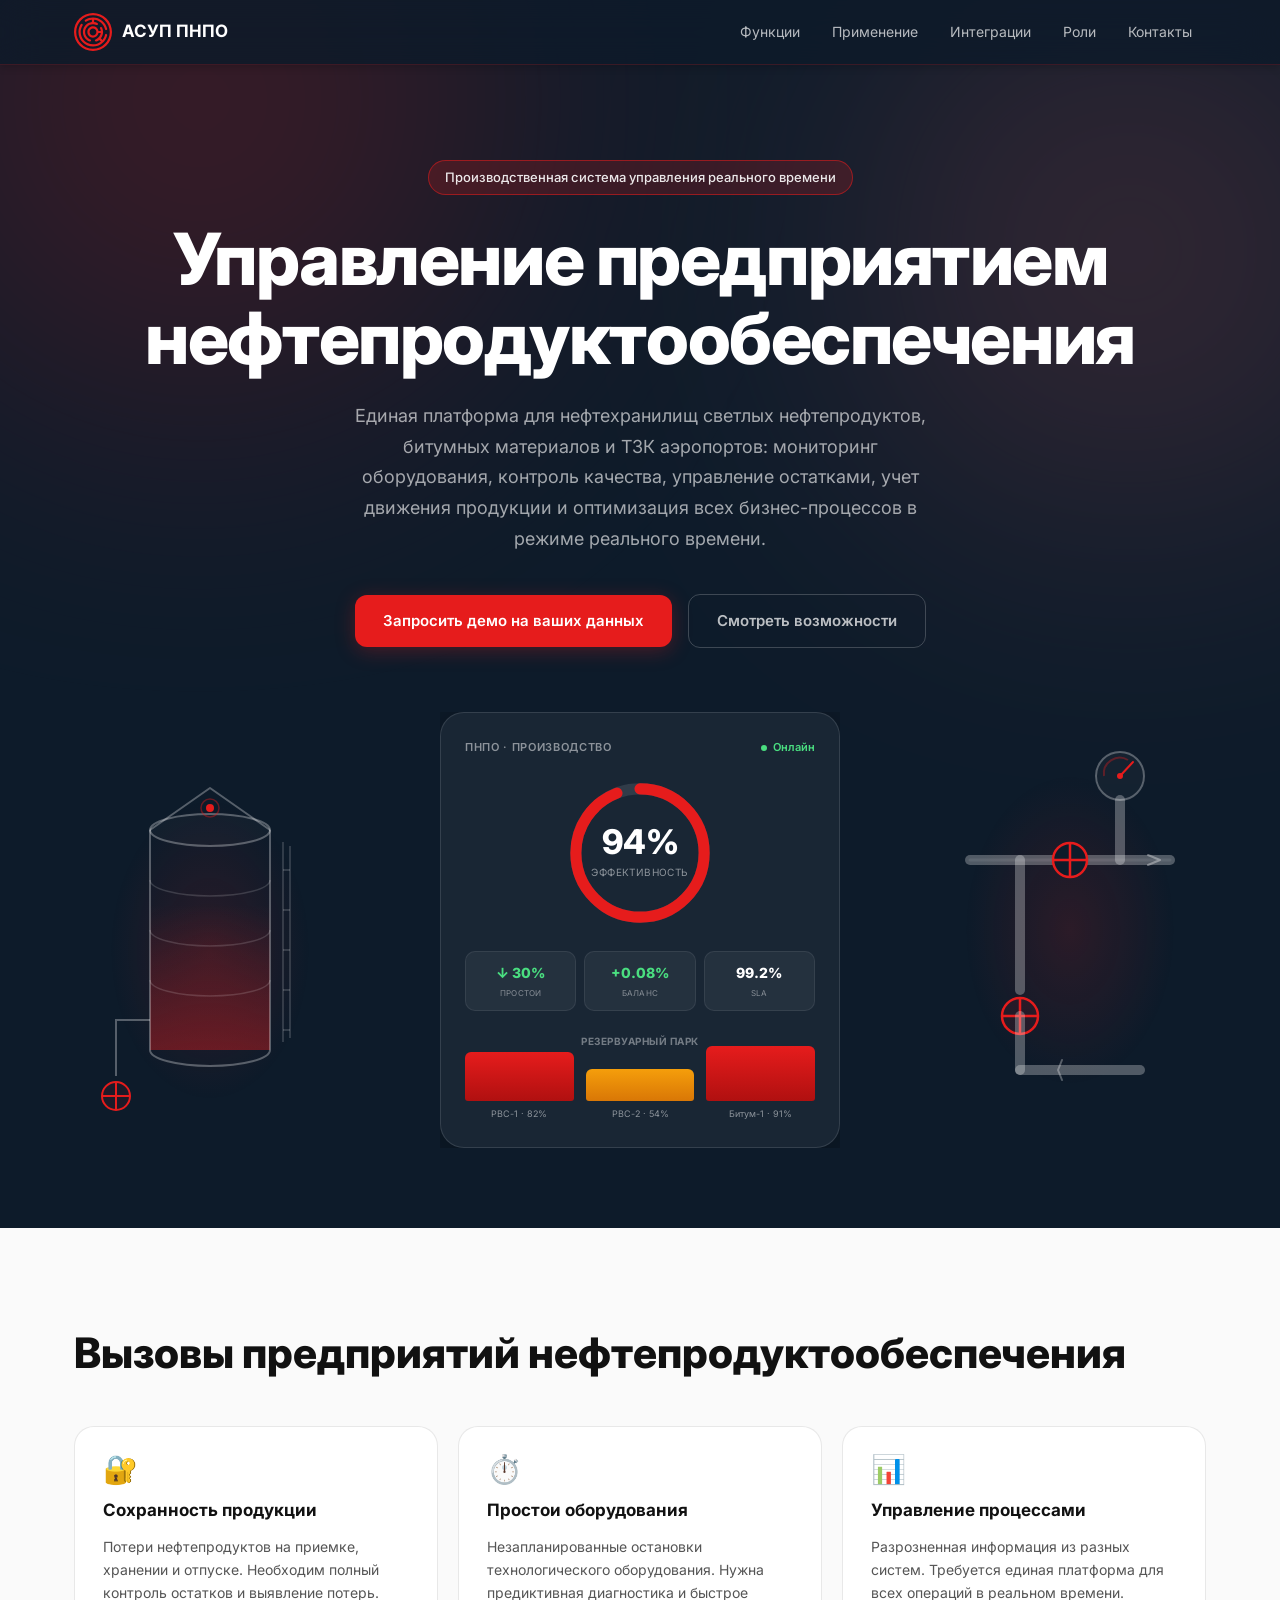
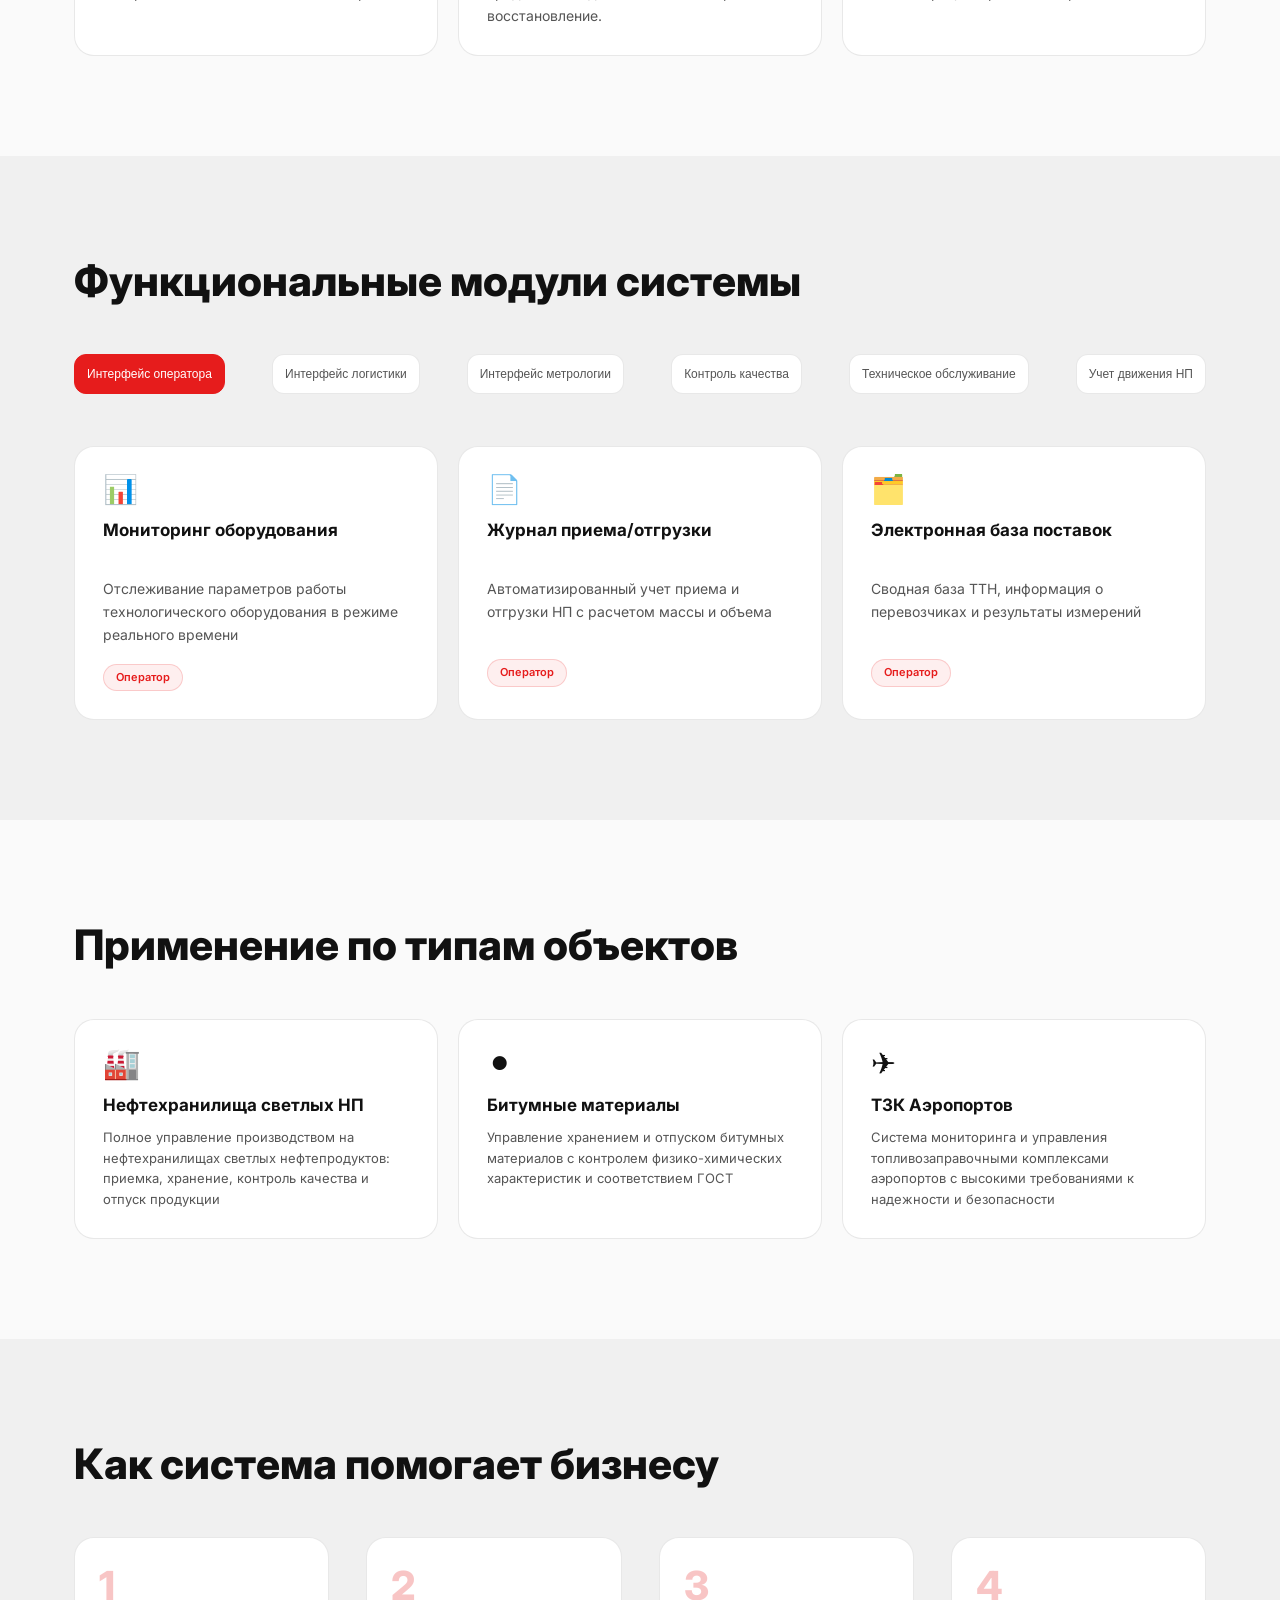
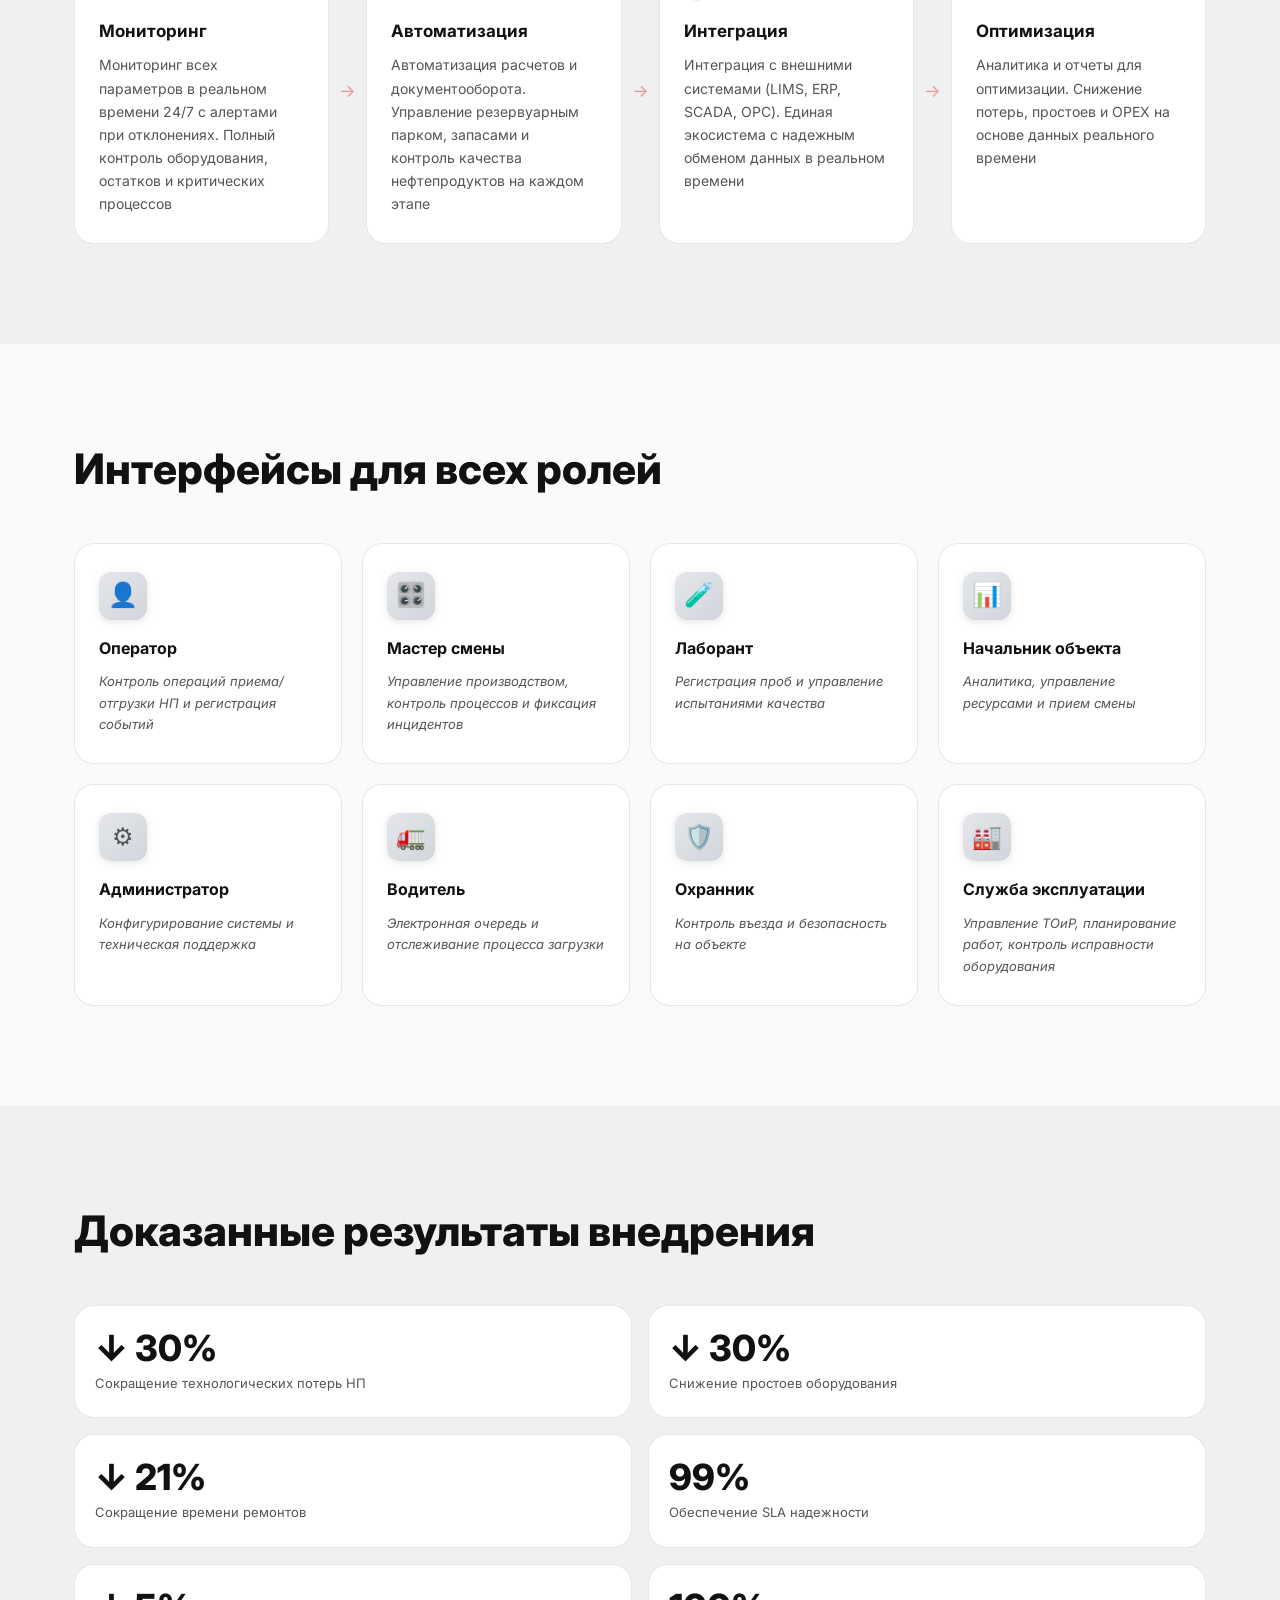
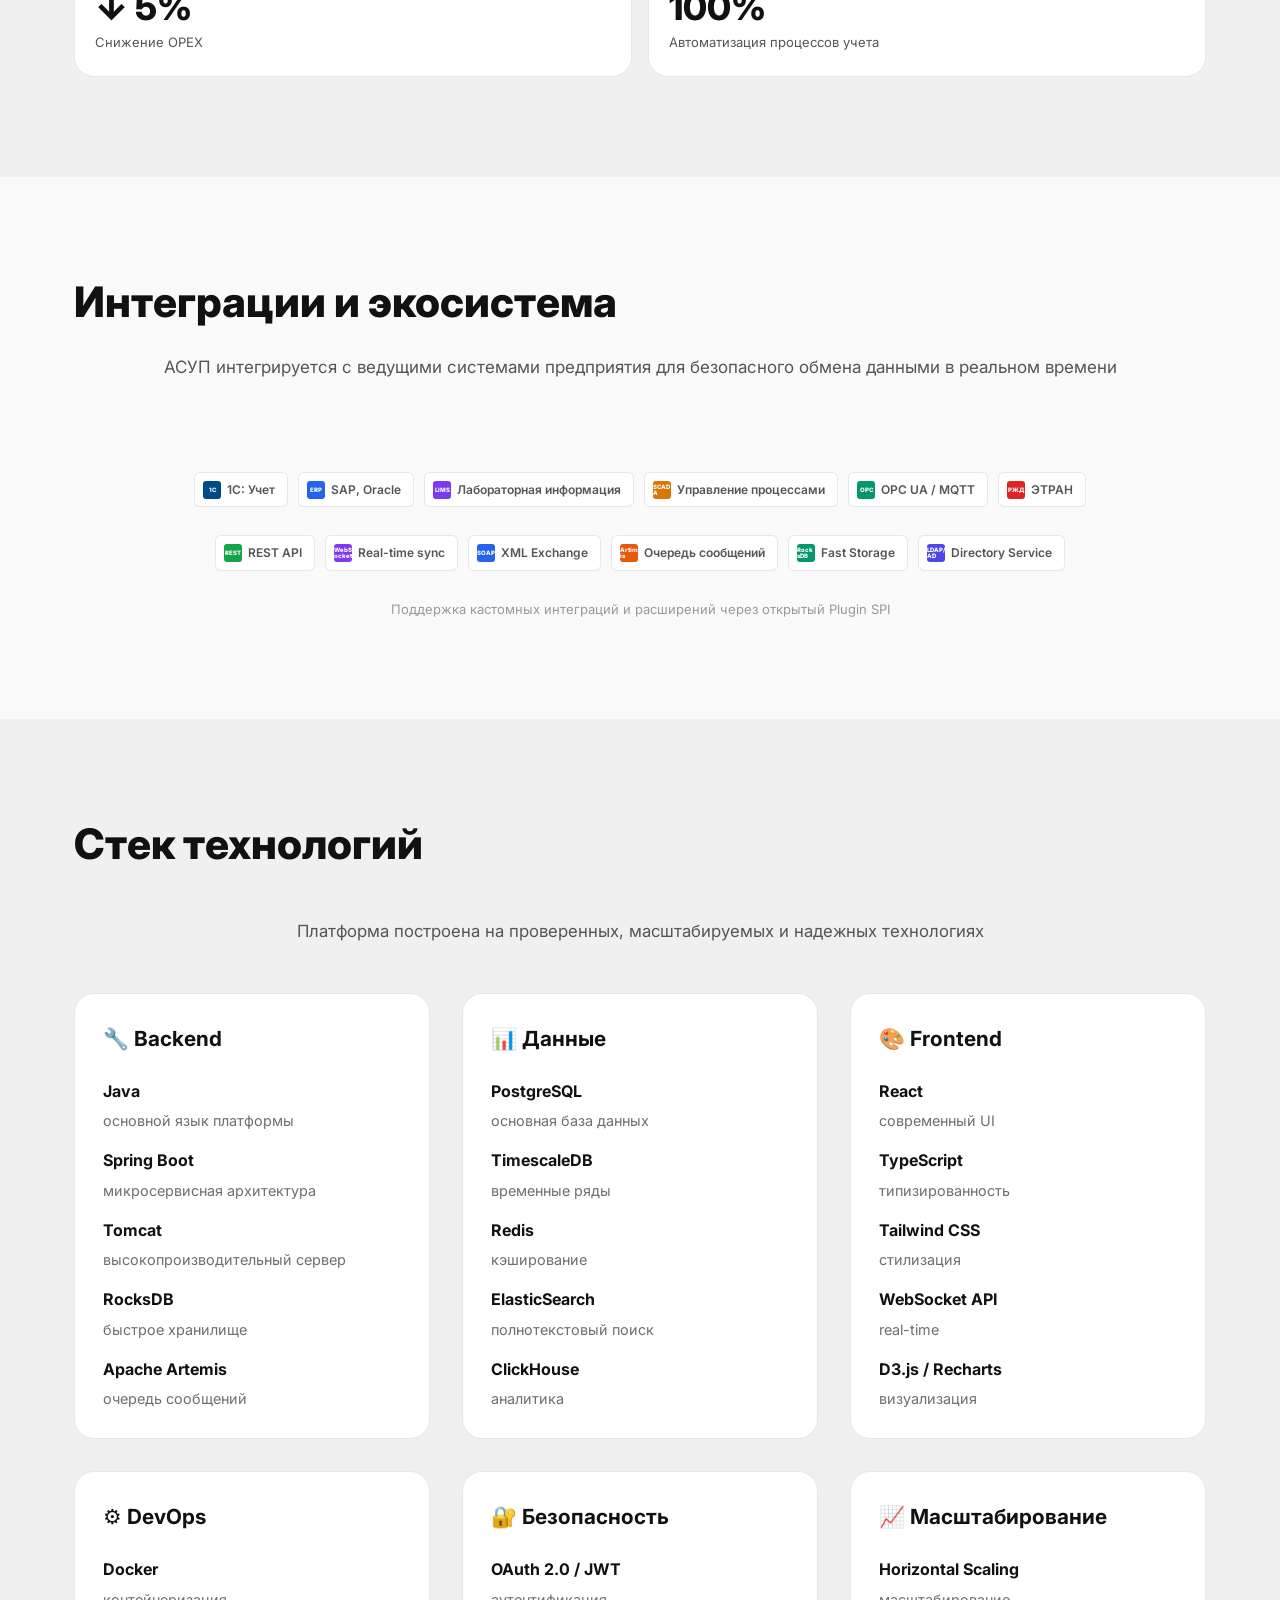
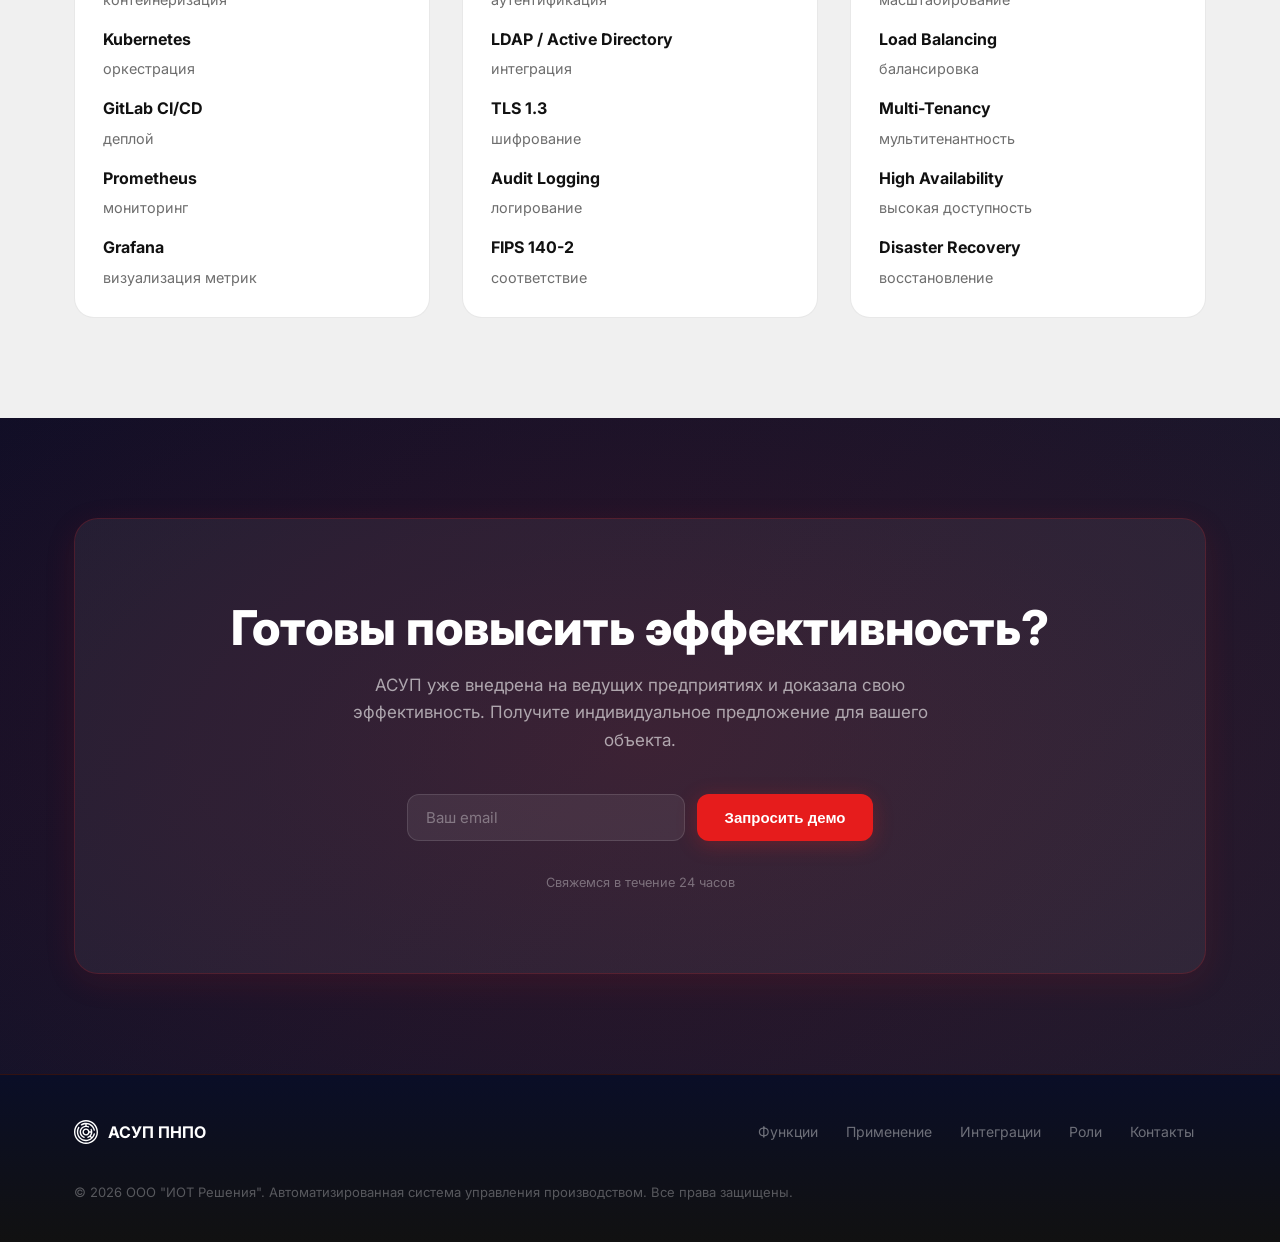
<file: index.html>
<!DOCTYPE html>
<html lang="ru">
<head>
  <meta charset="UTF-8" />
  <meta name="viewport" content="width=device-width, initial-scale=1.0" />
  <meta http-equiv="Cache-Control" content="no-cache, no-store, must-revalidate" />
  <meta http-equiv="Pragma" content="no-cache" />
  <meta http-equiv="Expires" content="0" />
  <title>АСУП ПНПО — Управление светлыми нефтепродуктами и битумными материалами</title>
  <meta name="description" content="АСУП ПНПО — автоматизированная система управления производством для нефтехранилищ светлых нефтепродуктов, битумных материалов и ТЗК аэропортов. Мониторинг в реальном времени, контроль качества, оптимизация процессов." />
  <link rel="stylesheet" href="styles.css" />
  <link rel="preconnect" href="https://fonts.googleapis.com" />
  <link href="https://fonts.googleapis.com/css2?family=Inter:wght@300;400;500;600;700;800&display=swap" rel="stylesheet" />
  <style>
    @media (max-width: 640px) {
      .hero__actions { margin-bottom: 10px !important; }
      .hero { overflow: hidden !important; }
      .integrations__sub { margin-bottom: 60px !important; padding-bottom: 20px !important; }
    }

    .integ__badge {
      white-space: normal !important;
      word-break: break-word !important;
      flex-wrap: wrap !important;
      display: inline-flex !important;
      margin-bottom: 4px !important;
    }

    .integrations__title,
    .integrations__sub {
      word-break: break-word !important;
      line-height: 1.3 !important;
      margin-bottom: 8px !important;
    }
  </style>
</head>
<body>

  <!-- NAV -->
  <nav class="nav" id="nav">
    <div class="container nav__inner">
      <a href="#" class="nav__logo">
        <svg width="38" height="38" viewBox="0 0 92 92" fill="none" xmlns="http://www.w3.org/2000/svg" aria-hidden="true" style="flex-shrink:0">
          <path d="M21.5625 46C21.5625 56.359 28.1356 65.6278 37.9189 69.0643C39.3234 69.5576 40.8618 68.8192 41.3553 67.4146C41.8487 66.0102 41.11 64.4717 39.7055 63.9783C32.078 61.2991 26.9531 54.0741 26.9531 46C26.9531 35.4974 35.4974 26.9531 46 26.9531C48.8905 26.9531 51.6673 27.5867 54.2538 28.8359C55.5942 29.4838 57.2055 28.9218 57.8531 27.5815C58.5007 26.2412 57.939 24.6298 56.5985 23.9822C54.0883 22.7695 51.4395 22.009 48.6953 21.7091V16.2966C61.7027 17.4897 72.2824 26.9891 75.0947 39.4083C75.4228 40.8575 76.8633 41.7709 78.3186 41.4419C79.7705 41.1132 80.6808 39.6698 80.3521 38.2179C76.8019 22.5386 62.7438 10.7812 46 10.7812C39.3338 10.7812 32.8392 12.661 27.2185 16.2172C25.9605 17.013 25.5859 18.6782 26.3819 19.936C27.1777 21.1941 28.8431 21.5686 30.1007 20.7726C34.0966 18.2444 38.6157 16.7217 43.3047 16.2978V21.7118C31.0935 23.0579 21.5625 33.4361 21.5625 46Z" fill="#E61C1C"/>
          <path d="M78.3182 50.5587C76.8669 50.2299 75.4231 51.1404 75.0943 52.5922C74.0553 57.1809 71.909 61.4729 68.8974 65.0857L65.0704 61.2587C68.462 57.0183 70.4375 51.674 70.4375 46C70.4375 42.2907 69.6235 38.7248 68.0178 35.4013C67.3702 34.0612 65.759 33.4995 64.4183 34.1469C63.078 34.7945 62.5163 36.406 63.1639 37.7464C64.0198 39.518 64.5865 41.379 64.8586 43.3047H59.388C58.133 37.0613 52.6077 32.3438 46.0002 32.3438C38.47 32.3438 32.3439 38.4699 32.3439 46C32.3439 53.5302 38.47 59.6563 46.0002 59.6563C52.6077 59.6563 58.133 54.9388 59.388 48.6953H64.8516C63.8548 55.6464 59.0613 61.6016 52.2945 63.9785C50.8902 64.4719 50.1515 66.0104 50.6447 67.4148C51.1382 68.8193 52.6766 69.5578 54.0811 69.0645C56.734 68.1327 59.1483 66.769 61.2621 65.0739L65.0887 68.9005C59.7206 73.384 52.9235 75.8282 46 75.8282C29.5527 75.8282 16.1719 62.4474 16.1719 46C16.1719 40.3557 17.7628 34.858 20.7726 30.1009C21.5686 28.8429 21.194 27.1779 19.936 26.3821C18.678 25.5863 17.0132 25.9607 16.2172 27.2187C12.661 32.8394 10.7812 39.3338 10.7812 46C10.7812 65.4198 26.5803 81.2188 46 81.2188C62.7442 81.2188 76.8013 69.462 80.3519 53.7827C80.6806 52.331 79.7701 50.8875 78.3182 50.5587ZM46 54.2657C41.4424 54.2657 37.7344 50.5576 37.7344 46C37.7344 41.4424 41.4424 37.7344 46 37.7344C50.5576 37.7344 54.2656 41.4424 54.2656 46C54.2656 50.5576 50.5576 54.2657 46 54.2657Z" fill="#E61C1C"/>
          <path d="M46 0C20.5771 0 0 20.5737 0 46C0 71.4229 20.5737 92 46 92C71.4227 92 92 71.4263 92 46C92 20.5771 71.4263 0 46 0ZM46 86.6094C23.5565 86.6094 5.39062 68.4467 5.39062 46C5.39062 23.5565 23.5533 5.39062 46 5.39062C68.4433 5.39062 86.6094 23.5531 86.6094 46C86.6094 68.4433 68.4469 86.6094 46 86.6094Z" fill="#E61C1C"/>
        </svg>
        АСУП ПНПО
      </a>
      <ul class="nav__links">
        <li><a href="#modules">Функции</a></li>
        <li><a href="#industries">Применение</a></li>
        <li><a href="#integrations">Интеграции</a></li>
        <li><a href="#roles">Роли</a></li>
        <li><a href="#cta">Контакты</a></li>
      </ul>
      <button class="nav__burger" id="burger" aria-label="Меню">
        <span></span><span></span><span></span>
      </button>
    </div>
  </nav>

  <!-- HERO -->
  <section class="hero">
    <div class="hero__glow hero__glow--1"></div>
    <div class="hero__glow hero__glow--2"></div>
    <div class="container hero__inner">
      <div class="hero__badge fade-in">Производственная система управления реального времени</div>
      <h1 class="hero__title fade-in">
        Управление предприятием<br />
        <span class="gradient-text">нефтепродуктообеспечения</span>
      </h1>
      <p class="hero__sub fade-in">
        Единая платформа для нефтехранилищ светлых нефтепродуктов, битумных материалов и ТЗК аэропортов: мониторинг оборудования, контроль качества, управление остатками, учет движения продукции и оптимизация всех бизнес-процессов в режиме реального времени.
      </p>
      <div class="hero__actions fade-in">
        <a href="#cta" class="btn btn--primary">Запросить демо на ваших данных</a>
        <a href="#modules" class="btn btn--ghost">Смотреть возможности</a>
      </div>
      <div class="hero__dashboard-row fade-in" style="width: 100%; max-width: 1120px; margin: 0 auto; overflow-x: hidden; display: flex; align-items: center; justify-content: center; gap: 28px;">
        <div class="hero__side-img" aria-hidden="true" style="flex: 1; max-width: 260px; height: 420px; flex-shrink: 0;">
          <svg width="100%" height="100%" viewBox="0 0 240 420" fill="none" xmlns="http://www.w3.org/2000/svg" style="display: block;">
            <defs>
              <radialGradient id="tankGlow" cx="50%" cy="50%" r="50%">
                <stop offset="0%" stop-color="#E61C1C" stop-opacity="0.14"/>
                <stop offset="100%" stop-color="#E61C1C" stop-opacity="0"/>
              </radialGradient>
              <linearGradient id="levelFill" x1="0" y1="1" x2="0" y2="0">
                <stop offset="0%" stop-color="#E61C1C" stop-opacity="0.4"/>
                <stop offset="100%" stop-color="#E61C1C" stop-opacity="0"/>
              </linearGradient>
              <clipPath id="tankClip">
                <path d="M60 110 L60 330 A60 16 0 0 0 180 330 L180 110 A60 16 0 0 1 60 110 Z"/>
              </clipPath>
            </defs>

            <ellipse cx="120" cy="230" rx="100" ry="150" fill="url(#tankGlow)"/>

            <path d="M60 110 L120 68 L180 110" stroke="rgba(255,255,255,.30)" stroke-width="2" fill="none" stroke-linejoin="round"/>
            <ellipse cx="120" cy="110" rx="60" ry="16" stroke="rgba(255,255,255,.30)" stroke-width="2" fill="rgba(255,255,255,.02)"/>

            <rect x="60" y="185" width="120" height="145" fill="url(#levelFill)" clip-path="url(#tankClip)"/>

            <line x1="60" y1="110" x2="60" y2="330" stroke="rgba(255,255,255,.30)" stroke-width="2"/>
            <line x1="180" y1="110" x2="180" y2="330" stroke="rgba(255,255,255,.30)" stroke-width="2"/>
            <path d="M60 330 A60 16 0 0 0 180 330" stroke="rgba(255,255,255,.30)" stroke-width="2" fill="none"/>

            <path d="M60 160 A60 16 0 0 0 180 160" stroke="rgba(255,255,255,.15)" stroke-width="1.5" fill="none"/>
            <path d="M60 210 A60 16 0 0 0 180 210" stroke="rgba(255,255,255,.15)" stroke-width="1.5" fill="none"/>
            <path d="M60 260 A60 16 0 0 0 180 260" stroke="rgba(255,255,255,.15)" stroke-width="1.5" fill="none"/>

            <line x1="193" y1="122" x2="193" y2="322" stroke="rgba(255,255,255,.20)" stroke-width="1.5"/>
            <line x1="200" y1="126" x2="200" y2="318" stroke="rgba(255,255,255,.20)" stroke-width="1.5"/>
            <line x1="193" y1="150" x2="200" y2="150" stroke="rgba(255,255,255,.20)" stroke-width="1.5"/>
            <line x1="193" y1="190" x2="200" y2="190" stroke="rgba(255,255,255,.20)" stroke-width="1.5"/>
            <line x1="193" y1="230" x2="200" y2="230" stroke="rgba(255,255,255,.20)" stroke-width="1.5"/>
            <line x1="193" y1="270" x2="200" y2="270" stroke="rgba(255,255,255,.20)" stroke-width="1.5"/>
            <line x1="193" y1="310" x2="200" y2="310" stroke="rgba(255,255,255,.20)" stroke-width="1.5"/>

            <path d="M60 300 L26 300 L26 356" stroke="rgba(255,255,255,.30)" stroke-width="2" fill="none"/>
            <circle cx="26" cy="376" r="14" stroke="#E61C1C" stroke-width="2" fill="rgba(230,28,28,.08)"/>
            <line x1="26" y1="362" x2="26" y2="390" stroke="#E61C1C" stroke-width="2"/>
            <line x1="12" y1="376" x2="40" y2="376" stroke="#E61C1C" stroke-width="2"/>

            <circle cx="120" cy="88" r="4" fill="#E61C1C"/>
            <circle cx="120" cy="88" r="9" fill="none" stroke="#E61C1C" stroke-opacity="0.4" stroke-width="1.5"/>
          </svg>
        </div>

        <div class="hero__dashboard" aria-hidden="true" style="width: 100%; max-width: 400px; overflow-x: hidden; flex-shrink: 0;">
        <div class="dashboard" style="width: 100%; box-sizing: border-box; padding: 26px 24px; background: rgba(255,255,255,.05); border: 1px solid rgba(255,255,255,.12); border-radius: 24px; backdrop-filter: blur(24px); -webkit-backdrop-filter: blur(24px); box-shadow: 0 8px 64px rgba(0,0,0,.5);">

          <!-- Заголовок -->
          <div style="display: flex; align-items: center; justify-content: space-between; margin-bottom: 22px;">
            <div style="font-size: 11px; font-weight: 600; color: rgba(255,255,255,.5); text-transform: uppercase; letter-spacing: .06em;">ПНПО · Производство</div>
            <div style="display: flex; align-items: center; gap: 6px; font-size: 11px; color: #4ade80; font-weight: 600; flex-shrink: 0;">
              <span style="width: 6px; height: 6px; border-radius: 50%; background: #4ade80; display: inline-block; animation: pulse 2s ease-in-out infinite;"></span>Онлайн
            </div>
          </div>

          <!-- Радиальный индикатор -->
          <div style="position: relative; width: 148px; height: 148px; margin: 0 auto 24px;">
            <svg width="148" height="148" viewBox="0 0 120 120" style="display: block; transform: rotate(-90deg);">
              <circle cx="60" cy="60" r="52" fill="none" stroke="rgba(255,255,255,.10)" stroke-width="9"/>
              <circle cx="60" cy="60" r="52" fill="none" stroke="#E61C1C" stroke-width="9" stroke-linecap="round" stroke-dasharray="326.7" stroke-dashoffset="19.6"/>
            </svg>
            <div style="position: absolute; inset: 0; display: flex; flex-direction: column; align-items: center; justify-content: center;">
              <div style="font-size: 34px; font-weight: 800; color: #fff; line-height: 1;">94%</div>
              <div style="font-size: 10px; color: rgba(255,255,255,.5); text-transform: uppercase; letter-spacing: .04em; margin-top: 5px;">Эффективность</div>
            </div>
          </div>

          <!-- Статы -->
          <div style="display: grid; grid-template-columns: repeat(3, 1fr); gap: 8px; margin-bottom: 22px;">
            <div style="text-align: center; padding: 10px 4px; background: rgba(255,255,255,.05); border: 1px solid rgba(255,255,255,.08); border-radius: 10px; box-sizing: border-box;">
              <div style="font-size: 14px; font-weight: 800; color: #4ade80; white-space: nowrap;">↓ 30%</div>
              <div style="font-size: 8px; color: rgba(255,255,255,.45); text-transform: uppercase; letter-spacing: .03em; margin-top: 3px;">Простои</div>
            </div>
            <div style="text-align: center; padding: 10px 4px; background: rgba(255,255,255,.05); border: 1px solid rgba(255,255,255,.08); border-radius: 10px; box-sizing: border-box;">
              <div style="font-size: 14px; font-weight: 800; color: #4ade80; white-space: nowrap;">+0.08%</div>
              <div style="font-size: 8px; color: rgba(255,255,255,.45); text-transform: uppercase; letter-spacing: .03em; margin-top: 3px;">Баланс</div>
            </div>
            <div style="text-align: center; padding: 10px 4px; background: rgba(255,255,255,.05); border: 1px solid rgba(255,255,255,.08); border-radius: 10px; box-sizing: border-box;">
              <div style="font-size: 14px; font-weight: 800; color: #fff; white-space: nowrap;">99.2%</div>
              <div style="font-size: 8px; color: rgba(255,255,255,.45); text-transform: uppercase; letter-spacing: .03em; margin-top: 3px;">SLA</div>
            </div>
          </div>

          <!-- Резервуарный парк -->
          <div style="font-size: 10px; font-weight: 700; color: rgba(255,255,255,.4); text-transform: uppercase; letter-spacing: .05em; margin-bottom: 12px;">Резервуарный парк</div>
          <div style="display: flex; align-items: flex-end; justify-content: space-between; gap: 12px; height: 60px;">
            <div style="flex: 1; display: flex; flex-direction: column; align-items: center; justify-content: flex-end;">
              <div style="width: 100%; height: 49px; background: linear-gradient(180deg, #E61C1C, #B01010); border-radius: 6px 6px 3px 3px;"></div>
              <div style="font-size: 9px; color: rgba(255,255,255,.5); margin-top: 6px; white-space: nowrap;">РВС-1 · 82%</div>
            </div>
            <div style="flex: 1; display: flex; flex-direction: column; align-items: center; justify-content: flex-end;">
              <div style="width: 100%; height: 32px; background: linear-gradient(180deg, #f59e0b, #d97706); border-radius: 6px 6px 3px 3px;"></div>
              <div style="font-size: 9px; color: rgba(255,255,255,.5); margin-top: 6px; white-space: nowrap;">РВС-2 · 54%</div>
            </div>
            <div style="flex: 1; display: flex; flex-direction: column; align-items: center; justify-content: flex-end;">
              <div style="width: 100%; height: 55px; background: linear-gradient(180deg, #E61C1C, #B01010); border-radius: 6px 6px 3px 3px;"></div>
              <div style="font-size: 9px; color: rgba(255,255,255,.5); margin-top: 6px; white-space: nowrap;">Битум-1 · 91%</div>
            </div>
          </div>
        </div>
        </div>

        <div class="hero__side-img" aria-hidden="true" style="flex: 1; max-width: 260px; height: 420px; flex-shrink: 0;">
          <svg width="100%" height="100%" viewBox="0 0 240 420" fill="none" xmlns="http://www.w3.org/2000/svg" style="display: block;">
            <defs>
              <radialGradient id="pipeGlow" cx="50%" cy="50%" r="50%">
                <stop offset="0%" stop-color="#E61C1C" stop-opacity="0.14"/>
                <stop offset="100%" stop-color="#E61C1C" stop-opacity="0"/>
              </radialGradient>
            </defs>

            <ellipse cx="120" cy="210" rx="105" ry="155" fill="url(#pipeGlow)"/>

            <line x1="20" y1="140" x2="220" y2="140" stroke="rgba(255,255,255,.28)" stroke-width="10" stroke-linecap="round"/>
            <line x1="20" y1="140" x2="220" y2="140" stroke="rgba(255,255,255,.08)" stroke-width="3" stroke-linecap="round"/>

            <line x1="70" y1="140" x2="70" y2="270" stroke="rgba(255,255,255,.28)" stroke-width="10" stroke-linecap="round"/>
            <line x1="170" y1="140" x2="170" y2="80" stroke="rgba(255,255,255,.28)" stroke-width="10" stroke-linecap="round"/>

            <circle cx="170" cy="56" r="24" stroke="rgba(255,255,255,.30)" stroke-width="2" fill="rgba(255,255,255,.03)"/>
            <line x1="170" y1="56" x2="183" y2="42" stroke="#E61C1C" stroke-width="2" stroke-linecap="round"/>
            <circle cx="170" cy="56" r="3" fill="#E61C1C"/>
            <path d="M154 56 A16 16 0 0 1 178 40" stroke="rgba(230,28,28,.35)" stroke-width="2" fill="none"/>

            <circle cx="120" cy="140" r="17" stroke="#E61C1C" stroke-width="2.5" fill="#0D1B2A"/>
            <line x1="120" y1="123" x2="120" y2="157" stroke="#E61C1C" stroke-width="2.5"/>
            <line x1="103" y1="140" x2="137" y2="140" stroke="#E61C1C" stroke-width="2.5"/>

            <circle cx="70" cy="296" r="18" stroke="#E61C1C" stroke-width="2.5" fill="rgba(230,28,28,.08)"/>
            <line x1="70" y1="278" x2="70" y2="314" stroke="#E61C1C" stroke-width="2.5"/>
            <line x1="52" y1="296" x2="88" y2="296" stroke="#E61C1C" stroke-width="2.5"/>

            <line x1="70" y1="296" x2="70" y2="350" stroke="rgba(255,255,255,.28)" stroke-width="10" stroke-linecap="round"/>
            <line x1="70" y1="350" x2="190" y2="350" stroke="rgba(255,255,255,.28)" stroke-width="10" stroke-linecap="round"/>

            <path d="M198 135 L210 140 L198 145" stroke="rgba(255,255,255,.35)" stroke-width="2" fill="none" stroke-linecap="round" stroke-linejoin="round"/>
            <path d="M112 340 L108 350 L112 360" stroke="rgba(255,255,255,.30)" stroke-width="2" fill="none" stroke-linecap="round" stroke-linejoin="round"/>
          </svg>
        </div>
      </div>
    </div>
  </section>

  <!-- PAIN POINTS -->
  <section class="pain section">
    <div class="container">
      <h2 class="section__title">Вызовы предприятий нефтепродуктообеспечения</h2>
      <div class="pain__grid">
        <div class="pain__card">
          <span class="pain__icon">🔐</span>
          <h3>Сохранность продукции</h3>
          <p>Потери нефтепродуктов на приемке, хранении и отпуске. Необходим полный контроль остатков и выявление потерь.</p>
        </div>
        <div class="pain__card">
          <span class="pain__icon">⏱️</span>
          <h3>Простои оборудования</h3>
          <p>Незапланированные остановки технологического оборудования. Нужна предиктивная диагностика и быстрое восстановление.</p>
        </div>
        <div class="pain__card">
          <span class="pain__icon">📊</span>
          <h3>Управление процессами</h3>
          <p>Разрозненная информация из разных систем. Требуется единая платформа для всех операций в реальном времени.</p>
        </div>
      </div>
    </div>
  </section>

  <!-- MODULES TABS -->
  <section class="modules section" id="modules">
    <div class="container">
      <h2 class="section__title">Функциональные модули системы</h2>
      <div class="tabs">
        <button class="tab tab--active" data-tab="operator">Интерфейс оператора</button>
        <button class="tab" data-tab="logistics">Интерфейс логистики</button>
        <button class="tab" data-tab="metrology">Интерфейс метрологии</button>
        <button class="tab" data-tab="quality">Контроль качества</button>
        <button class="tab" data-tab="maintenance">Техническое обслуживание</button>
        <button class="tab" data-tab="accounting">Учет движения НП</button>
      </div>

      <div class="modules__grid" id="operator" style="display: grid;">
        <div class="module__card">
          <span class="module__icon">📊</span>
          <h3>Мониторинг оборудования</h3>
          <p>Отслеживание параметров работы технологического оборудования в режиме реального времени</p>
          <span class="module__tag">Оператор</span>
        </div>
        <div class="module__card">
          <span class="module__icon">📄</span>
          <h3>Журнал приема/отгрузки</h3>
          <p>Автоматизированный учет приема и отгрузки НП с расчетом массы и объема</p>
          <span class="module__tag">Оператор</span>
        </div>
        <div class="module__card">
          <span class="module__icon">🗂️</span>
          <h3>Электронная база поставок</h3>
          <p>Сводная база ТТН, информация о перевозчиках и результаты измерений</p>
          <span class="module__tag">Оператор</span>
        </div>
      </div>

      <div class="modules__grid" id="logistics" style="display: none;">
        <div class="module__card">
          <span class="module__icon">📊</span>
          <h3>Онлайн мониторинг остатков</h3>
          <p>Контроль уровней и объемов в резервуарах в реальном времени</p>
          <span class="module__tag">Логистика</span>
        </div>
        <div class="module__card">
          <span class="module__icon">🏗️</span>
          <h3>Параметры резервуарного парка</h3>
          <p>Полная информация о парке резервуаров, их характеристиках и состоянии</p>
          <span class="module__tag">Логистика</span>
        </div>
        <div class="module__card">
          <span class="module__icon">📍</span>
          <h3>Электронная очередь</h3>
          <p>Управление очередью автоцистерн с отображением на информационных табло</p>
          <span class="module__tag">Логистика</span>
        </div>
      </div>

      <div class="modules__grid" id="metrology" style="display: none;">
        <div class="module__card">
          <span class="module__icon">📅</span>
          <h3>График поверок</h3>
          <p>Планирование и контроль графика поверки и калибровки средств измерения</p>
          <span class="module__tag">Метрология</span>
        </div>
        <div class="module__card">
          <span class="module__icon">✅</span>
          <h3>Результаты КМХ</h3>
          <p>Ведение и анализ результатов комплексных метрологических характеристик</p>
          <span class="module__tag">Метрология</span>
        </div>
        <div class="module__card">
          <span class="module__icon">📊</span>
          <h3>Мониторинг параметров</h3>
          <p>Онлайн контроль уровня, объема, температуры и массы нефтепродуктов</p>
          <span class="module__tag">Метрология</span>
        </div>
      </div>

      <div class="modules__grid" id="quality" style="display: none;">
        <div class="module__card">
          <span class="module__icon">📝</span>
          <h3>Журнал регистрации проб</h3>
          <p>Электронная регистрация всех отбираемых проб с полной трассировкой</p>
          <span class="module__tag">Качество</span>
        </div>
        <div class="module__card">
          <span class="module__icon">🧪</span>
          <h3>Лабораторные испытания</h3>
          <p>Планирование и выполнение плановых и внеплановых испытаний</p>
          <span class="module__tag">Качество</span>
        </div>
        <div class="module__card">
          <span class="module__icon">📊</span>
          <h3>Статистика отклонений</h3>
          <p>Анализ отклонений качества, смешений и некондиции продукции</p>
          <span class="module__tag">Качество</span>
        </div>
      </div>

      <div class="modules__grid" id="maintenance" style="display: none;">
        <div class="module__card">
          <span class="module__icon">📅</span>
          <h3>График ТОиР</h3>
          <p>Календарный план плановых и внеплановых работ по техническому обслуживанию и ремонту оборудования</p>
          <span class="module__tag">ТОиР</span>
        </div>
        <div class="module__card">
          <span class="module__icon">🔧</span>
          <h3>Заявки на ремонт</h3>
          <p>Создание, приоритизация, отслеживание выполнения и закрытие работ по восстановлению оборудования</p>
          <span class="module__tag">ТОиР</span>
        </div>
        <div class="module__card">
          <span class="module__icon">📋</span>
          <h3>Архив работ</h3>
          <p>Полный реестр выполненных работ, использованных материалов, затрат времени и гарантийных сроков</p>
          <span class="module__tag">ТОиР</span>
        </div>
      </div>

      <div class="modules__grid" id="accounting" style="display: none;">
        <div class="module__card">
          <span class="module__icon">🧮</span>
          <h3>Материальный баланс</h3>
          <p>Автоматический расчет материального баланса приемки и отпуска</p>
          <span class="module__tag">Учет</span>
        </div>
        <div class="module__card">
          <span class="module__icon">📋</span>
          <h3>Инвентаризации</h3>
          <p>Планирование, проведение и фиксация результатов инвентаризаций</p>
          <span class="module__tag">Учет</span>
        </div>
        <div class="module__card">
          <span class="module__icon">📈</span>
          <h3>Динамические дашборды</h3>
          <p>Аналитические дашборды с отклонениями бизнес-процессов</p>
          <span class="module__tag">Учет</span>
        </div>
      </div>
    </div>
  </section>

  <!-- INDUSTRIES -->
  <section class="industries section" id="industries">
    <div class="container">
      <h2 class="section__title">Применение по типам объектов</h2>
      <div class="industries__grid">
        <div class="industry__card">
          <span class="industry__icon">🏭</span>
          <h3>Нефтехранилища светлых НП</h3>
          <p>Полное управление производством на нефтехранилищах светлых нефтепродуктов: приемка, хранение, контроль качества и отпуск продукции</p>
        </div>
        <div class="industry__card">
          <span class="industry__icon">⚫</span>
          <h3>Битумные материалы</h3>
          <p>Управление хранением и отпуском битумных материалов с контролем физико-химических характеристик и соответствием ГОСТ</p>
        </div>
        <div class="industry__card">
          <span class="industry__icon">✈️</span>
          <h3>ТЗК Аэропортов</h3>
          <p>Система мониторинга и управления топливозаправочными комплексами аэропортов с высокими требованиями к надежности и безопасности</p>
        </div>
      </div>
    </div>
  </section>

  <!-- HOW IT WORKS -->
  <section class="how section">
    <div class="container">
      <h2 class="section__title">Как система помогает бизнесу</h2>
      <div class="how__steps">
        <div class="how__step">
          <div class="how__num">1</div>
          <h3>Мониторинг</h3>
          <p>Мониторинг всех параметров в реальном времени 24/7 с алертами при отклонениях. Полный контроль оборудования, остатков и критических процессов</p>
        </div>
        <span class="how__arrow">→</span>
        <div class="how__step">
          <div class="how__num">2</div>
          <h3>Автоматизация</h3>
          <p>Автоматизация расчетов и документооборота. Управление резервуарным парком, запасами и контроль качества нефтепродуктов на каждом этапе</p>
        </div>
        <span class="how__arrow">→</span>
        <div class="how__step">
          <div class="how__num">3</div>
          <h3>Интеграция</h3>
          <p>Интеграция с внешними системами (LIMS, ERP, SCADA, OPC). Единая экосистема с надежным обменом данных в реальном времени</p>
        </div>
        <span class="how__arrow">→</span>
        <div class="how__step">
          <div class="how__num">4</div>
          <h3>Оптимизация</h3>
          <p>Аналитика и отчеты для оптимизации. Снижение потерь, простоев и OPEX на основе данных реального времени</p>
        </div>
      </div>
    </div>
  </section>

  <!-- ROLES -->
  <section class="roles section" id="roles">
    <div class="container">
      <h2 class="section__title">Интерфейсы для всех ролей</h2>
      <div class="roles__grid">
        <div class="role__card">
          <div class="role__avatar" style="font-size: 24px;">👤</div>
          <h3>Оператор</h3>
          <p>Контроль операций приема/отгрузки НП и регистрация событий</p>
        </div>
        <div class="role__card">
          <div class="role__avatar" style="font-size: 24px;">🎛️</div>
          <h3>Мастер смены</h3>
          <p>Управление производством, контроль процессов и фиксация инцидентов</p>
        </div>
        <div class="role__card">
          <div class="role__avatar" style="font-size: 24px;">🧪</div>
          <h3>Лаборант</h3>
          <p>Регистрация проб и управление испытаниями качества</p>
        </div>
        <div class="role__card">
          <div class="role__avatar" style="font-size: 24px;">📊</div>
          <h3>Начальник объекта</h3>
          <p>Аналитика, управление ресурсами и прием смены</p>
        </div>
        <div class="role__card">
          <div class="role__avatar" style="font-size: 24px;">⚙️</div>
          <h3>Администратор</h3>
          <p>Конфигурирование системы и техническая поддержка</p>
        </div>
        <div class="role__card">
          <div class="role__avatar" style="font-size: 24px;">🚛</div>
          <h3>Водитель</h3>
          <p>Электронная очередь и отслеживание процесса загрузки</p>
        </div>
        <div class="role__card">
          <div class="role__avatar" style="font-size: 24px;">🛡️</div>
          <h3>Охранник</h3>
          <p>Контроль въезда и безопасность на объекте</p>
        </div>
        <div class="role__card">
          <div class="role__avatar" style="font-size: 24px;">🏭</div>
          <h3>Служба эксплуатации</h3>
          <p>Управление ТОиР, планирование работ, контроль исправности оборудования</p>
        </div>
      </div>
    </div>
  </section>

  <!-- RESULTS -->
  <section class="trust section">
    <div class="container">
      <h2 class="section__title">Доказанные результаты внедрения</h2>
      <div class="solution__numbers">
        <div class="stat__card">
          <div class="stat__value">↓ 30%</div>
          <div class="stat__label">Сокращение технологических потерь НП</div>
        </div>
        <div class="stat__card">
          <div class="stat__value">↓ 30%</div>
          <div class="stat__label">Снижение простоев оборудования</div>
        </div>
        <div class="stat__card">
          <div class="stat__value">↓ 21%</div>
          <div class="stat__label">Сокращение времени ремонтов</div>
        </div>
        <div class="stat__card">
          <div class="stat__value">99%</div>
          <div class="stat__label">Обеспечение SLA надежности</div>
        </div>
        <div class="stat__card">
          <div class="stat__value">↓ 5%</div>
          <div class="stat__label">Снижение OPEX</div>
        </div>
        <div class="stat__card">
          <div class="stat__value">100%</div>
          <div class="stat__label">Автоматизация процессов учета</div>
        </div>
      </div>
    </div>
  </section>

  <!-- INTEGRATIONS -->
  <section class="integrations section" id="integrations">
    <div class="container">
      <h2 class="section__title">Интеграции и экосистема</h2>
      <p class="integrations__sub" style="margin-bottom: 60px !important; padding-bottom: 30px !important; line-height: 1.8 !important;">АСУП интегрируется с ведущими системами предприятия для безопасного обмена данными в реальном времени</p>
      <div class="integrations__row">
        <div class="integ__badge">
          <span class="integ__logo" style="background: #004B87;">1С</span>
          1С: Учет
        </div>
        <div class="integ__badge">
          <span class="integ__logo" style="background: #2563EB;">ERP</span>
          SAP, Oracle
        </div>
        <div class="integ__badge">
          <span class="integ__logo" style="background: #7C3AED;">LIMS</span>
          Лабораторная информация
        </div>
        <div class="integ__badge">
          <span class="integ__logo" style="background: #D97706;">SCADA</span>
          Управление процессами
        </div>
        <div class="integ__badge">
          <span class="integ__logo" style="background: #059669;">OPC</span>
          OPC UA / MQTT
        </div>
        <div class="integ__badge">
          <span class="integ__logo" style="background: #DC2626;">РЖД</span>
          ЭТРАН
        </div>
      </div>
      <div class="integrations__row">
        <div class="integ__badge">
          <span class="integ__logo" style="background: #16A34A;">REST</span>
          REST API
        </div>
        <div class="integ__badge">
          <span class="integ__logo" style="background: #7C3AED;">WebSocket</span>
          Real-time sync
        </div>
        <div class="integ__badge">
          <span class="integ__logo" style="background: #2563EB;">SOAP</span>
          XML Exchange
        </div>
        <div class="integ__badge">
          <span class="integ__logo" style="background: #EA580C;">Artimis</span>
          Очередь сообщений
        </div>
        <div class="integ__badge">
          <span class="integ__logo" style="background: #059669;">RocksDB</span>
          Fast Storage
        </div>
        <div class="integ__badge">
          <span class="integ__logo" style="background: #4F46E5;">LDAP/AD</span>
          Directory Service
        </div>
      </div>
      <p class="integrations__note">Поддержка кастомных интеграций и расширений через открытый Plugin SPI</p>
    </div>
  </section>

  <!-- TECH STACK -->
  <section class="tech-stack section">
    <div class="container">
      <h2 class="section__title">Стек технологий</h2>
      <p style="text-align: center; color: var(--text-2); margin-bottom: 3rem; font-size: 1.05rem;">Платформа построена на проверенных, масштабируемых и надежных технологиях</p>

      <div style="display: grid; grid-template-columns: repeat(auto-fit, minmax(280px, 1fr)); gap: 2rem;">
        <!-- Backend -->
        <div class="tech__card">
          <h3 style="color: var(--text); margin-bottom: 1.5rem; font-size: 1.3rem;">🔧 Backend</h3>
          <ul style="list-style: none; display: flex; flex-direction: column; gap: 1rem;">
            <li style="display: flex; flex-direction: column; gap: 0.3rem; color: var(--text-2);">
              <strong style="color: var(--text);">Java</strong>
              <span style="font-size: 0.9rem; opacity: 0.85;">основной язык платформы</span>
            </li>
            <li style="display: flex; flex-direction: column; gap: 0.3rem; color: var(--text-2);">
              <strong style="color: var(--text);">Spring Boot</strong>
              <span style="font-size: 0.9rem; opacity: 0.85;">микросервисная архитектура</span>
            </li>
            <li style="display: flex; flex-direction: column; gap: 0.3rem; color: var(--text-2);">
              <strong style="color: var(--text);">Tomcat</strong>
              <span style="font-size: 0.9rem; opacity: 0.85;">высокопроизводительный сервер</span>
            </li>
            <li style="display: flex; flex-direction: column; gap: 0.3rem; color: var(--text-2);">
              <strong style="color: var(--text);">RocksDB</strong>
              <span style="font-size: 0.9rem; opacity: 0.85;">быстрое хранилище</span>
            </li>
            <li style="display: flex; flex-direction: column; gap: 0.3rem; color: var(--text-2);">
              <strong style="color: var(--text);">Apache Artemis</strong>
              <span style="font-size: 0.9rem; opacity: 0.85;">очередь сообщений</span>
            </li>
          </ul>
        </div>

        <!-- Database -->
        <div class="tech__card">
          <h3 style="color: var(--text); margin-bottom: 1.5rem; font-size: 1.3rem;">📊 Данные</h3>
          <ul style="list-style: none; display: flex; flex-direction: column; gap: 1rem;">
            <li style="display: flex; flex-direction: column; gap: 0.3rem; color: var(--text-2);">
              <strong style="color: var(--text);">PostgreSQL</strong>
              <span style="font-size: 0.9rem; opacity: 0.85;">основная база данных</span>
            </li>
            <li style="display: flex; flex-direction: column; gap: 0.3rem; color: var(--text-2);">
              <strong style="color: var(--text);">TimescaleDB</strong>
              <span style="font-size: 0.9rem; opacity: 0.85;">временные ряды</span>
            </li>
            <li style="display: flex; flex-direction: column; gap: 0.3rem; color: var(--text-2);">
              <strong style="color: var(--text);">Redis</strong>
              <span style="font-size: 0.9rem; opacity: 0.85;">кэширование</span>
            </li>
            <li style="display: flex; flex-direction: column; gap: 0.3rem; color: var(--text-2);">
              <strong style="color: var(--text);">ElasticSearch</strong>
              <span style="font-size: 0.9rem; opacity: 0.85;">полнотекстовый поиск</span>
            </li>
            <li style="display: flex; flex-direction: column; gap: 0.3rem; color: var(--text-2);">
              <strong style="color: var(--text);">ClickHouse</strong>
              <span style="font-size: 0.9rem; opacity: 0.85;">аналитика</span>
            </li>
          </ul>
        </div>

        <!-- Frontend -->
        <div class="tech__card">
          <h3 style="color: var(--text); margin-bottom: 1.5rem; font-size: 1.3rem;">🎨 Frontend</h3>
          <ul style="list-style: none; display: flex; flex-direction: column; gap: 1rem;">
            <li style="display: flex; flex-direction: column; gap: 0.3rem; color: var(--text-2);">
              <strong style="color: var(--text);">React</strong>
              <span style="font-size: 0.9rem; opacity: 0.85;">современный UI</span>
            </li>
            <li style="display: flex; flex-direction: column; gap: 0.3rem; color: var(--text-2);">
              <strong style="color: var(--text);">TypeScript</strong>
              <span style="font-size: 0.9rem; opacity: 0.85;">типизированность</span>
            </li>
            <li style="display: flex; flex-direction: column; gap: 0.3rem; color: var(--text-2);">
              <strong style="color: var(--text);">Tailwind CSS</strong>
              <span style="font-size: 0.9rem; opacity: 0.85;">стилизация</span>
            </li>
            <li style="display: flex; flex-direction: column; gap: 0.3rem; color: var(--text-2);">
              <strong style="color: var(--text);">WebSocket API</strong>
              <span style="font-size: 0.9rem; opacity: 0.85;">real-time</span>
            </li>
            <li style="display: flex; flex-direction: column; gap: 0.3rem; color: var(--text-2);">
              <strong style="color: var(--text);">D3.js / Recharts</strong>
              <span style="font-size: 0.9rem; opacity: 0.85;">визуализация</span>
            </li>
          </ul>
        </div>

        <!-- DevOps -->
        <div class="tech__card">
          <h3 style="color: var(--text); margin-bottom: 1.5rem; font-size: 1.3rem;">⚙️ DevOps</h3>
          <ul style="list-style: none; display: flex; flex-direction: column; gap: 1rem;">
            <li style="display: flex; flex-direction: column; gap: 0.3rem; color: var(--text-2);">
              <strong style="color: var(--text);">Docker</strong>
              <span style="font-size: 0.9rem; opacity: 0.85;">контейнеризация</span>
            </li>
            <li style="display: flex; flex-direction: column; gap: 0.3rem; color: var(--text-2);">
              <strong style="color: var(--text);">Kubernetes</strong>
              <span style="font-size: 0.9rem; opacity: 0.85;">оркестрация</span>
            </li>
            <li style="display: flex; flex-direction: column; gap: 0.3rem; color: var(--text-2);">
              <strong style="color: var(--text);">GitLab CI/CD</strong>
              <span style="font-size: 0.9rem; opacity: 0.85;">деплой</span>
            </li>
            <li style="display: flex; flex-direction: column; gap: 0.3rem; color: var(--text-2);">
              <strong style="color: var(--text);">Prometheus</strong>
              <span style="font-size: 0.9rem; opacity: 0.85;">мониторинг</span>
            </li>
            <li style="display: flex; flex-direction: column; gap: 0.3rem; color: var(--text-2);">
              <strong style="color: var(--text);">Grafana</strong>
              <span style="font-size: 0.9rem; opacity: 0.85;">визуализация метрик</span>
            </li>
          </ul>
        </div>

        <!-- Security -->
        <div class="tech__card">
          <h3 style="color: var(--text); margin-bottom: 1.5rem; font-size: 1.3rem;">🔐 Безопасность</h3>
          <ul style="list-style: none; display: flex; flex-direction: column; gap: 1rem;">
            <li style="display: flex; flex-direction: column; gap: 0.3rem; color: var(--text-2);">
              <strong style="color: var(--text);">OAuth 2.0 / JWT</strong>
              <span style="font-size: 0.9rem; opacity: 0.85;">аутентификация</span>
            </li>
            <li style="display: flex; flex-direction: column; gap: 0.3rem; color: var(--text-2);">
              <strong style="color: var(--text);">LDAP / Active Directory</strong>
              <span style="font-size: 0.9rem; opacity: 0.85;">интеграция</span>
            </li>
            <li style="display: flex; flex-direction: column; gap: 0.3rem; color: var(--text-2);">
              <strong style="color: var(--text);">TLS 1.3</strong>
              <span style="font-size: 0.9rem; opacity: 0.85;">шифрование</span>
            </li>
            <li style="display: flex; flex-direction: column; gap: 0.3rem; color: var(--text-2);">
              <strong style="color: var(--text);">Audit Logging</strong>
              <span style="font-size: 0.9rem; opacity: 0.85;">логирование</span>
            </li>
            <li style="display: flex; flex-direction: column; gap: 0.3rem; color: var(--text-2);">
              <strong style="color: var(--text);">FIPS 140-2</strong>
              <span style="font-size: 0.9rem; opacity: 0.85;">соответствие</span>
            </li>
          </ul>
        </div>

        <!-- Scalability -->
        <div class="tech__card">
          <h3 style="color: var(--text); margin-bottom: 1.5rem; font-size: 1.3rem;">📈 Масштабирование</h3>
          <ul style="list-style: none; display: flex; flex-direction: column; gap: 1rem;">
            <li style="display: flex; flex-direction: column; gap: 0.3rem; color: var(--text-2);">
              <strong style="color: var(--text);">Horizontal Scaling</strong>
              <span style="font-size: 0.9rem; opacity: 0.85;">масштабирование</span>
            </li>
            <li style="display: flex; flex-direction: column; gap: 0.3rem; color: var(--text-2);">
              <strong style="color: var(--text);">Load Balancing</strong>
              <span style="font-size: 0.9rem; opacity: 0.85;">балансировка</span>
            </li>
            <li style="display: flex; flex-direction: column; gap: 0.3rem; color: var(--text-2);">
              <strong style="color: var(--text);">Multi-Tenancy</strong>
              <span style="font-size: 0.9rem; opacity: 0.85;">мультитенантность</span>
            </li>
            <li style="display: flex; flex-direction: column; gap: 0.3rem; color: var(--text-2);">
              <strong style="color: var(--text);">High Availability</strong>
              <span style="font-size: 0.9rem; opacity: 0.85;">высокая доступность</span>
            </li>
            <li style="display: flex; flex-direction: column; gap: 0.3rem; color: var(--text-2);">
              <strong style="color: var(--text);">Disaster Recovery</strong>
              <span style="font-size: 0.9rem; opacity: 0.85;">восстановление</span>
            </li>
          </ul>
        </div>
      </div>
    </div>
  </section>

  <!-- CTA -->
  <section class="cta section" id="cta">
    <div class="container">
      <div class="cta__glow"></div>
      <div class="cta__inner">
        <h2 class="cta__title">Готовы повысить эффективность?</h2>
        <p class="cta__sub">АСУП уже внедрена на ведущих предприятиях и доказала свою эффективность. Получите индивидуальное предложение для вашего объекта.</p>
        <div class="cta__actions">
          <div class="cta__form">
            <input type="email" class="cta__input" placeholder="Ваш email" />
            <button class="btn btn--primary">Запросить демо</button>
          </div>
          <p class="cta__note">Свяжемся в течение 24 часов</p>
        </div>
      </div>
    </div>
  </section>

  <!-- FOOTER -->

  <!-- FOOTER -->
  <footer class="footer section">
    <div class="container footer__inner">
      <div class="footer__brand">
        <svg width="24" height="24" viewBox="0 0 92 92" fill="none" xmlns="http://www.w3.org/2000/svg" style="flex-shrink:0">
          <path d="M21.5625 46C21.5625 56.359 28.1356 65.6278 37.9189 69.0643C39.3234 69.5576 40.8618 68.8192 41.3553 67.4146C41.8487 66.0102 41.11 64.4717 39.7055 63.9783C32.078 61.2991 26.9531 54.0741 26.9531 46C26.9531 35.4974 35.4974 26.9531 46 26.9531C48.8905 26.9531 51.6673 27.5867 54.2538 28.8359C55.5942 29.4838 57.2055 28.9218 57.8531 27.5815C58.5007 26.2412 57.939 24.6298 56.5985 23.9822C54.0883 22.7695 51.4395 22.009 48.6953 21.7091V16.2966C61.7027 17.4897 72.2824 26.9891 75.0947 39.4083C75.4228 40.8575 76.8633 41.7709 78.3186 41.4419C79.7705 41.1132 80.6808 39.6698 80.3521 38.2179C76.8019 22.5386 62.7438 10.7812 46 10.7812C39.3338 10.7812 32.8392 12.661 27.2185 16.2172C25.9605 17.013 25.5859 18.6782 26.3819 19.936C27.1777 21.1941 28.8431 21.5686 30.1007 20.7726C34.0966 18.2444 38.6157 16.7217 43.3047 16.2978V21.7118C31.0935 23.0579 21.5625 33.4361 21.5625 46Z" fill="white"/>
          <path d="M78.3182 50.5587C76.8669 50.2299 75.4231 51.1404 75.0943 52.5922C74.0553 57.1809 71.909 61.4729 68.8974 65.0857L65.0704 61.2587C68.462 57.0183 70.4375 51.674 70.4375 46C70.4375 42.2907 69.6235 38.7248 68.0178 35.4013C67.3702 34.0612 65.759 33.4995 64.4183 34.1469C63.078 34.7945 62.5163 36.406 63.1639 37.7464C64.0198 39.518 64.5865 41.379 64.8586 43.3047H59.388C58.133 37.0613 52.6077 32.3438 46.0002 32.3438C38.47 32.3438 32.3439 38.4699 32.3439 46C32.3439 53.5302 38.47 59.6563 46.0002 59.6563C52.6077 59.6563 58.133 54.9388 59.388 48.6953H64.8516C63.8548 55.6464 59.0613 61.6016 52.2945 63.9785C50.8902 64.4719 50.1515 66.0104 50.6447 67.4148C51.1382 68.8193 52.6766 69.5578 54.0811 69.0645C56.734 68.1327 59.1483 66.769 61.2621 65.0739L65.0887 68.9005C59.7206 73.384 52.9235 75.8282 46 75.8282C29.5527 75.8282 16.1719 62.4474 16.1719 46C16.1719 40.3557 17.7628 34.858 20.7726 30.1009C21.5686 28.8429 21.194 27.1779 19.936 26.3821C18.678 25.5863 17.0132 25.9607 16.2172 27.2187C12.661 32.8394 10.7812 39.3338 10.7812 46C10.7812 65.4198 26.5803 81.2188 46 81.2188C62.7442 81.2188 76.8013 69.462 80.3519 53.7827C80.6806 52.331 79.7701 50.8875 78.3182 50.5587ZM46 54.2657C41.4424 54.2657 37.7344 50.5576 37.7344 46C37.7344 41.4424 41.4424 37.7344 46 37.7344C50.5576 37.7344 54.2656 41.4424 54.2656 46C54.2656 50.5576 50.5576 54.2657 46 54.2657Z" fill="white"/>
          <path d="M46 0C20.5771 0 0 20.5737 0 46C0 71.4229 20.5737 92 46 92C71.4227 92 92 71.4263 92 46C92 20.5771 71.4263 0 46 0ZM46 86.6094C23.5565 86.6094 5.39062 68.4467 5.39062 46C5.39062 23.5565 23.5533 5.39062 46 5.39062C68.4433 5.39062 86.6094 23.5531 86.6094 46C86.6094 68.4433 68.4469 86.6094 46 86.6094Z" fill="white"/>
        </svg>
        АСУП ПНПО
      </div>
      <nav class="footer__nav">
        <a href="#modules">Функции</a>
        <a href="#industries">Применение</a>
        <a href="#integrations">Интеграции</a>
        <a href="#roles">Роли</a>
        <a href="#cta">Контакты</a>
      </nav>
      <p class="footer__copy">© 2026 ООО "ИОТ Решения". Автоматизированная система управления производством. Все права защищены.</p>
    </div>
  </footer>

  <script>
    // Navigation
    const burger = document.getElementById('burger');
    const nav = document.getElementById('nav');
    const navLinks = document.querySelector('.nav__links');

    burger.addEventListener('click', () => {
      navLinks.classList.toggle('open');
    });

    window.addEventListener('scroll', () => {
      nav.classList.toggle('nav--scrolled', window.scrollY > 50);
    });

    // Tab switching
    const tabs = document.querySelectorAll('.tab');
    tabs.forEach(tab => {
      tab.addEventListener('click', () => {
        // Скрываем все гриды
        const allGrids = document.querySelectorAll('.modules__grid');
        allGrids.forEach(grid => {
          grid.style.display = 'none';
        });

        // Убираем активный класс со всех табов
        tabs.forEach(t => t.classList.remove('tab--active'));

        // Добавляем активный класс текущему табу
        tab.classList.add('tab--active');

        // Показываем нужный грид
        const tabId = tab.dataset.tab;
        const element = document.getElementById(tabId);
        if (element) element.style.display = 'grid';
      });
    });

    // FAQ
    const faqButtons = document.querySelectorAll('.faq__q');
    faqButtons.forEach(btn => {
      btn.addEventListener('click', () => {
        const answer = btn.nextElementSibling;
        btn.classList.toggle('open');
        answer.classList.toggle('open');
      });
    });

    // Smooth scroll
    document.querySelectorAll('a[href^="#"]').forEach(a => {
      a.addEventListener('click', (e) => {
        const target = document.querySelector(a.getAttribute('href'));
        if (target) {
          e.preventDefault();
          target.scrollIntoView({ behavior: 'smooth' });
          navLinks.classList.remove('open');
        }
      });
    });

    // Reveal animation
    const observerOptions = { threshold: 0.1, rootMargin: '0px 0px -50px 0px' };
    const observer = new IntersectionObserver((entries) => {
      entries.forEach(entry => {
        if (entry.isIntersecting) {
          entry.target.classList.add('visible');
        }
      });
    }, observerOptions);

    document.querySelectorAll('.reveal').forEach(el => observer.observe(el));
  </script>

</body>
</html>
</file>
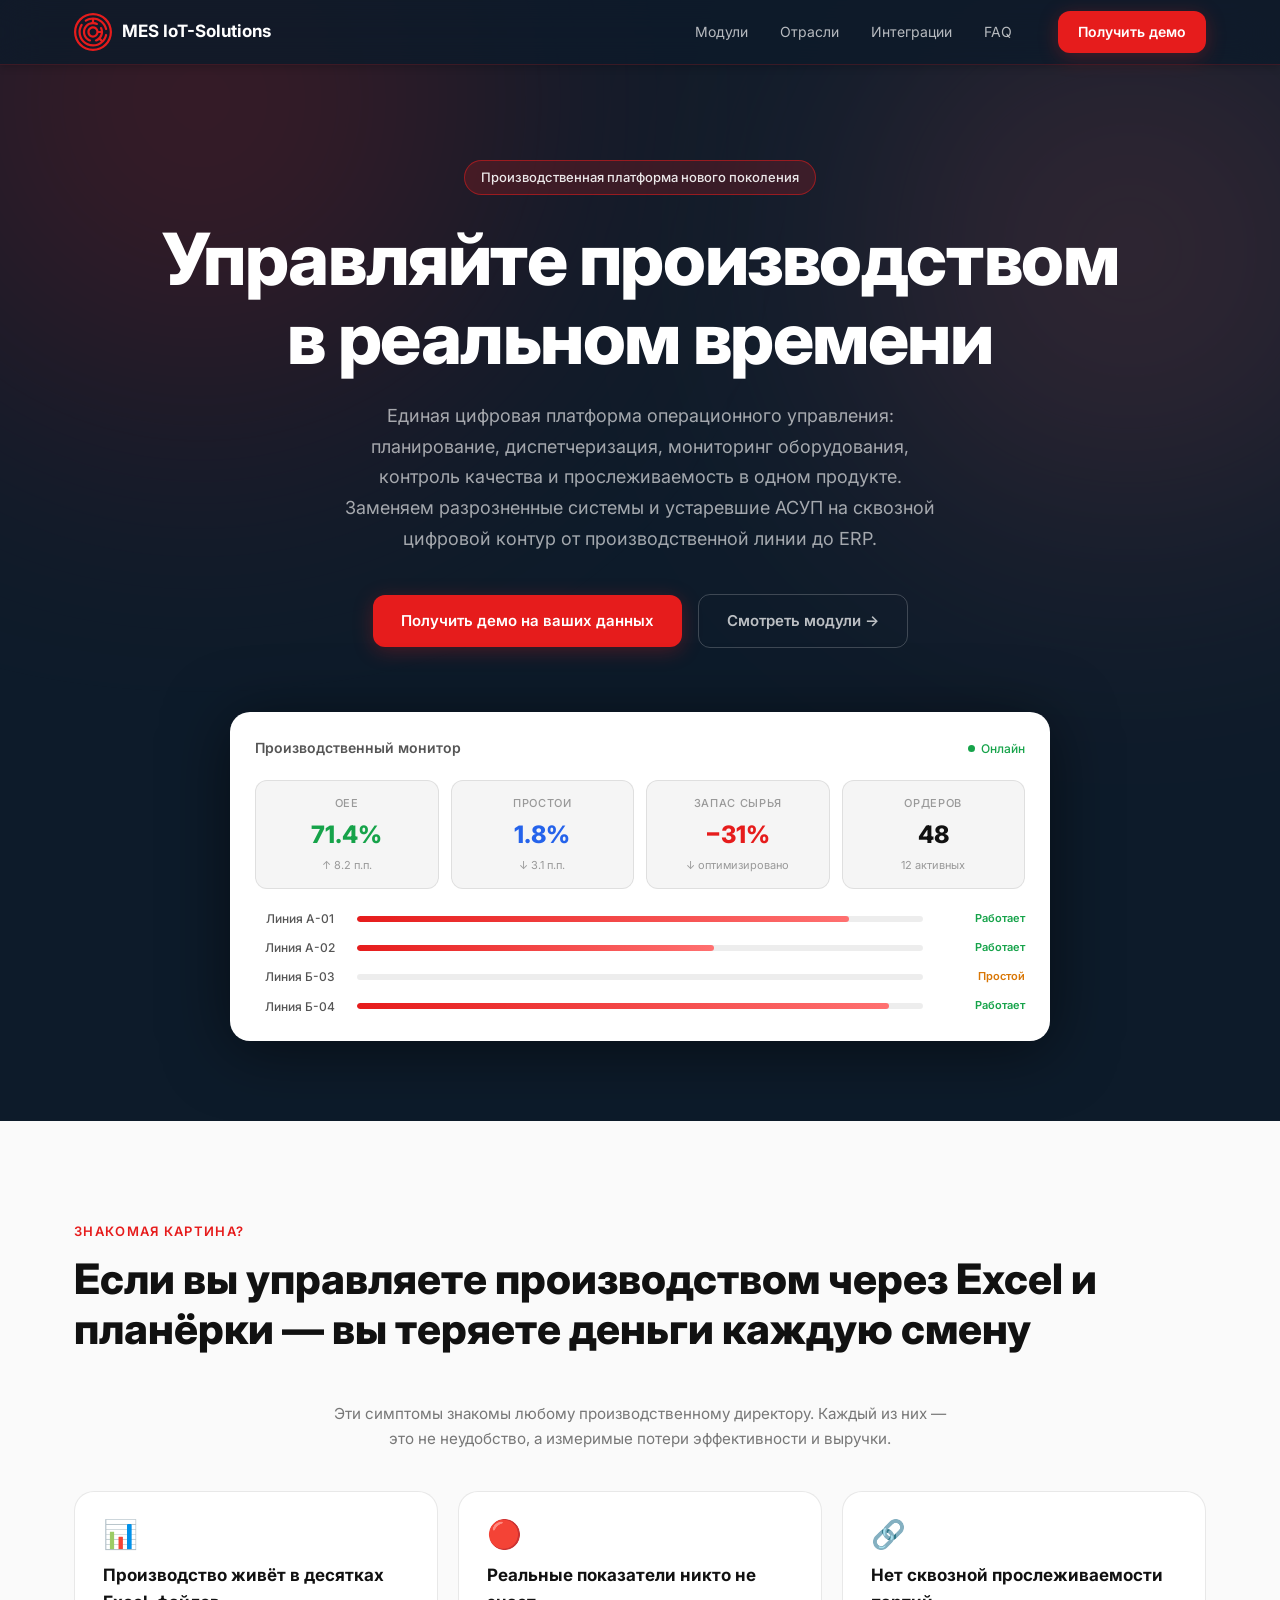
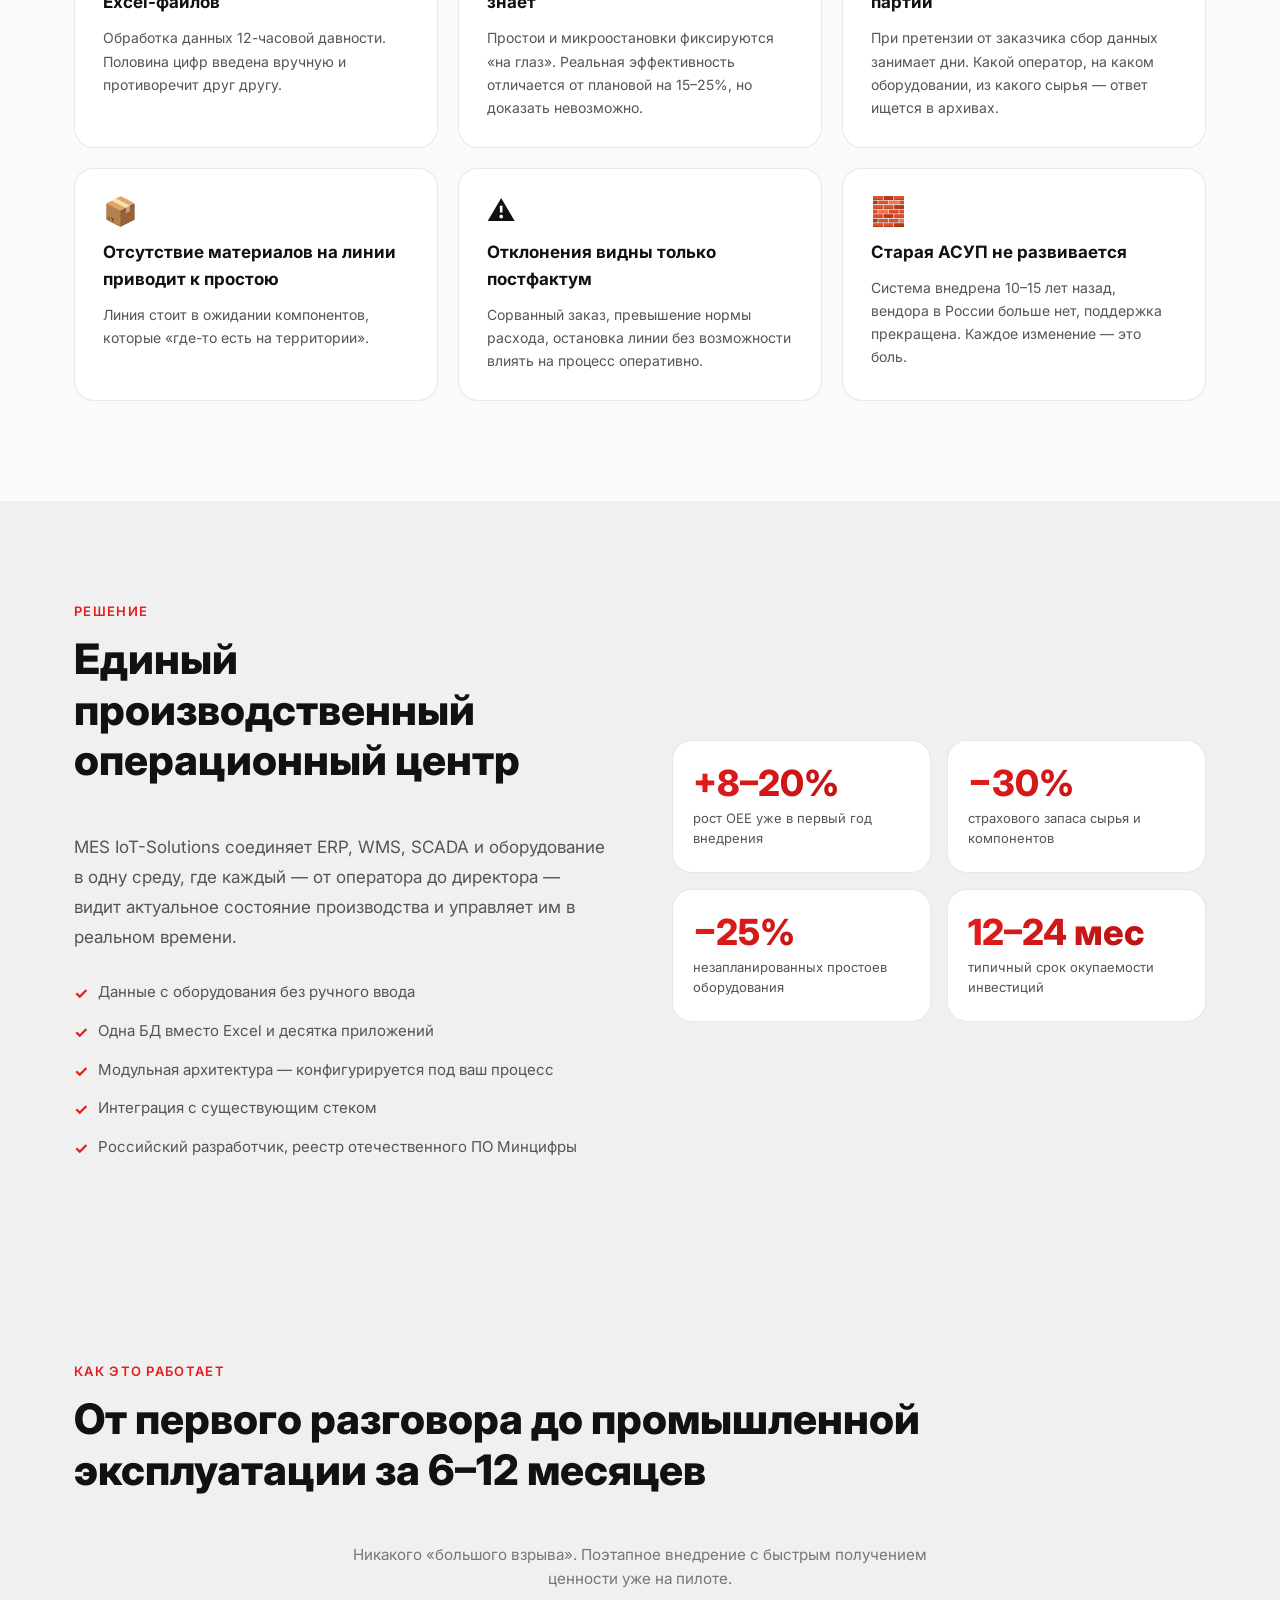
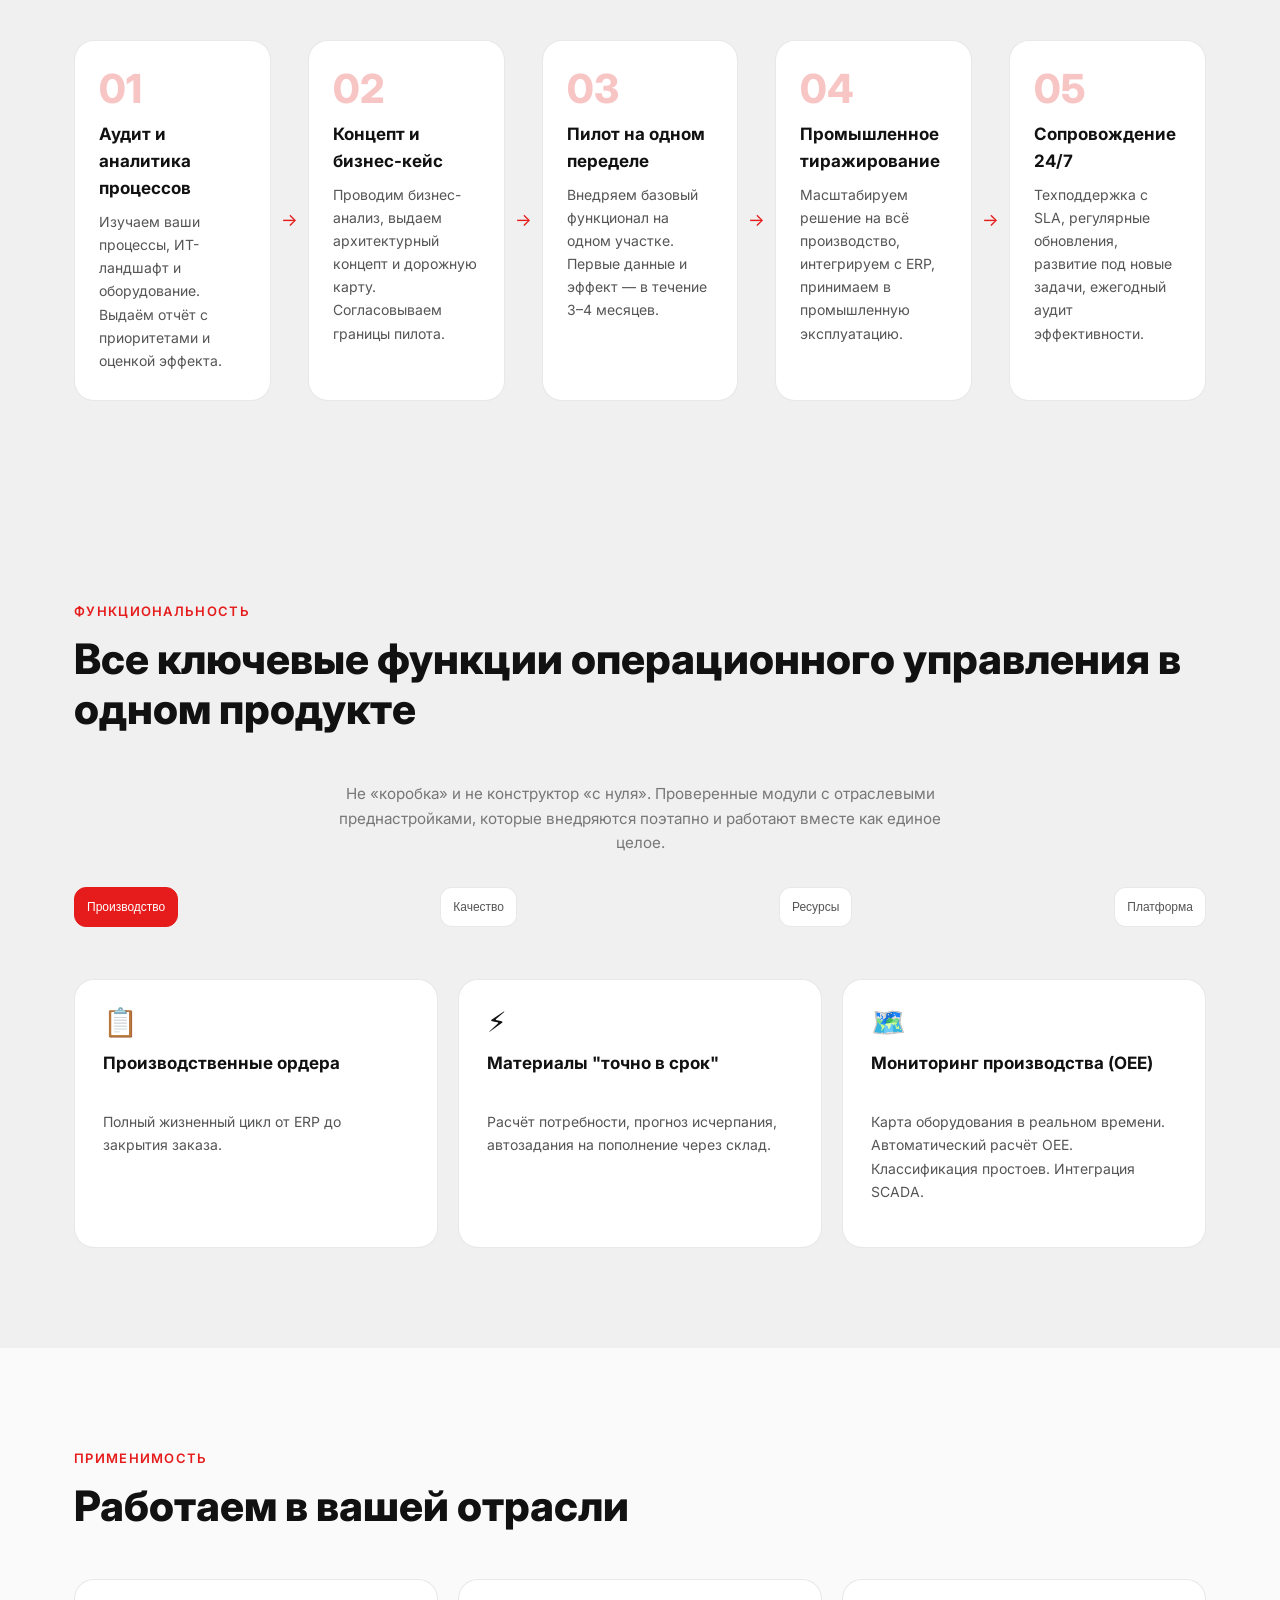
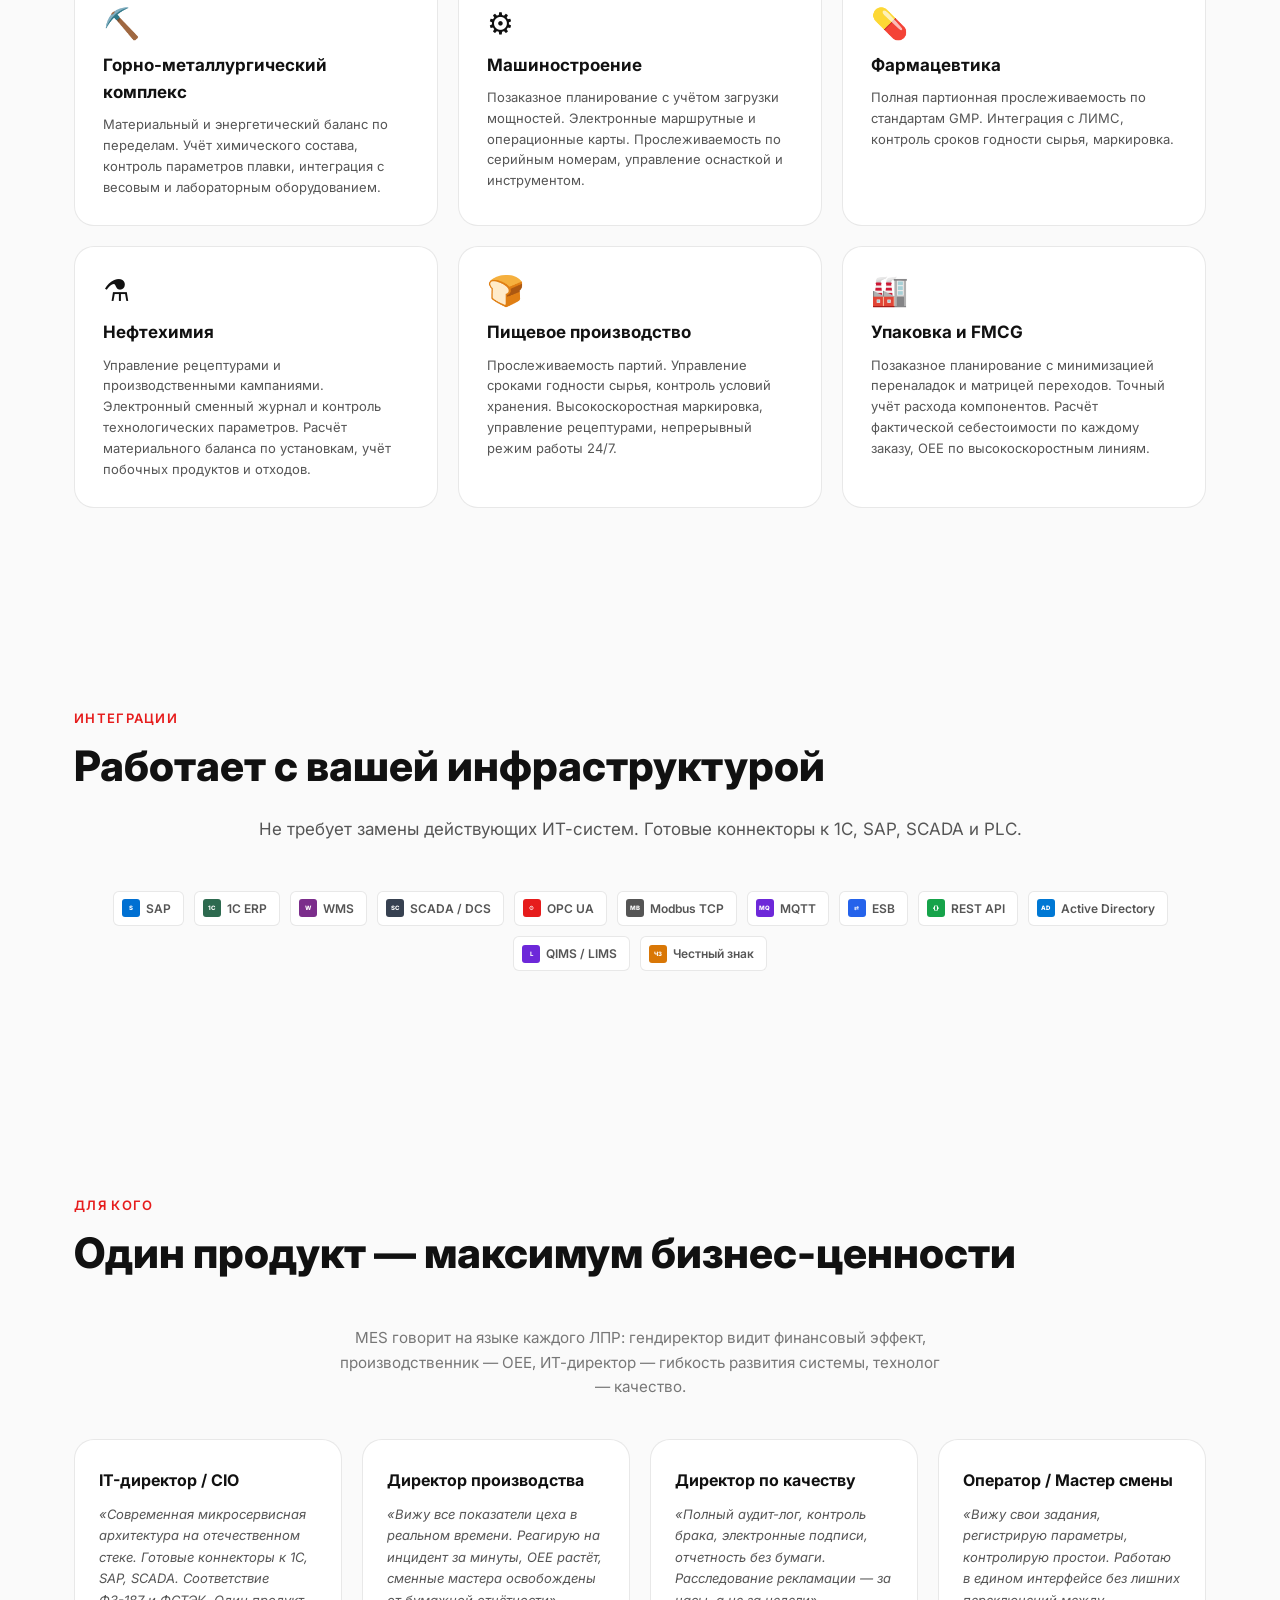
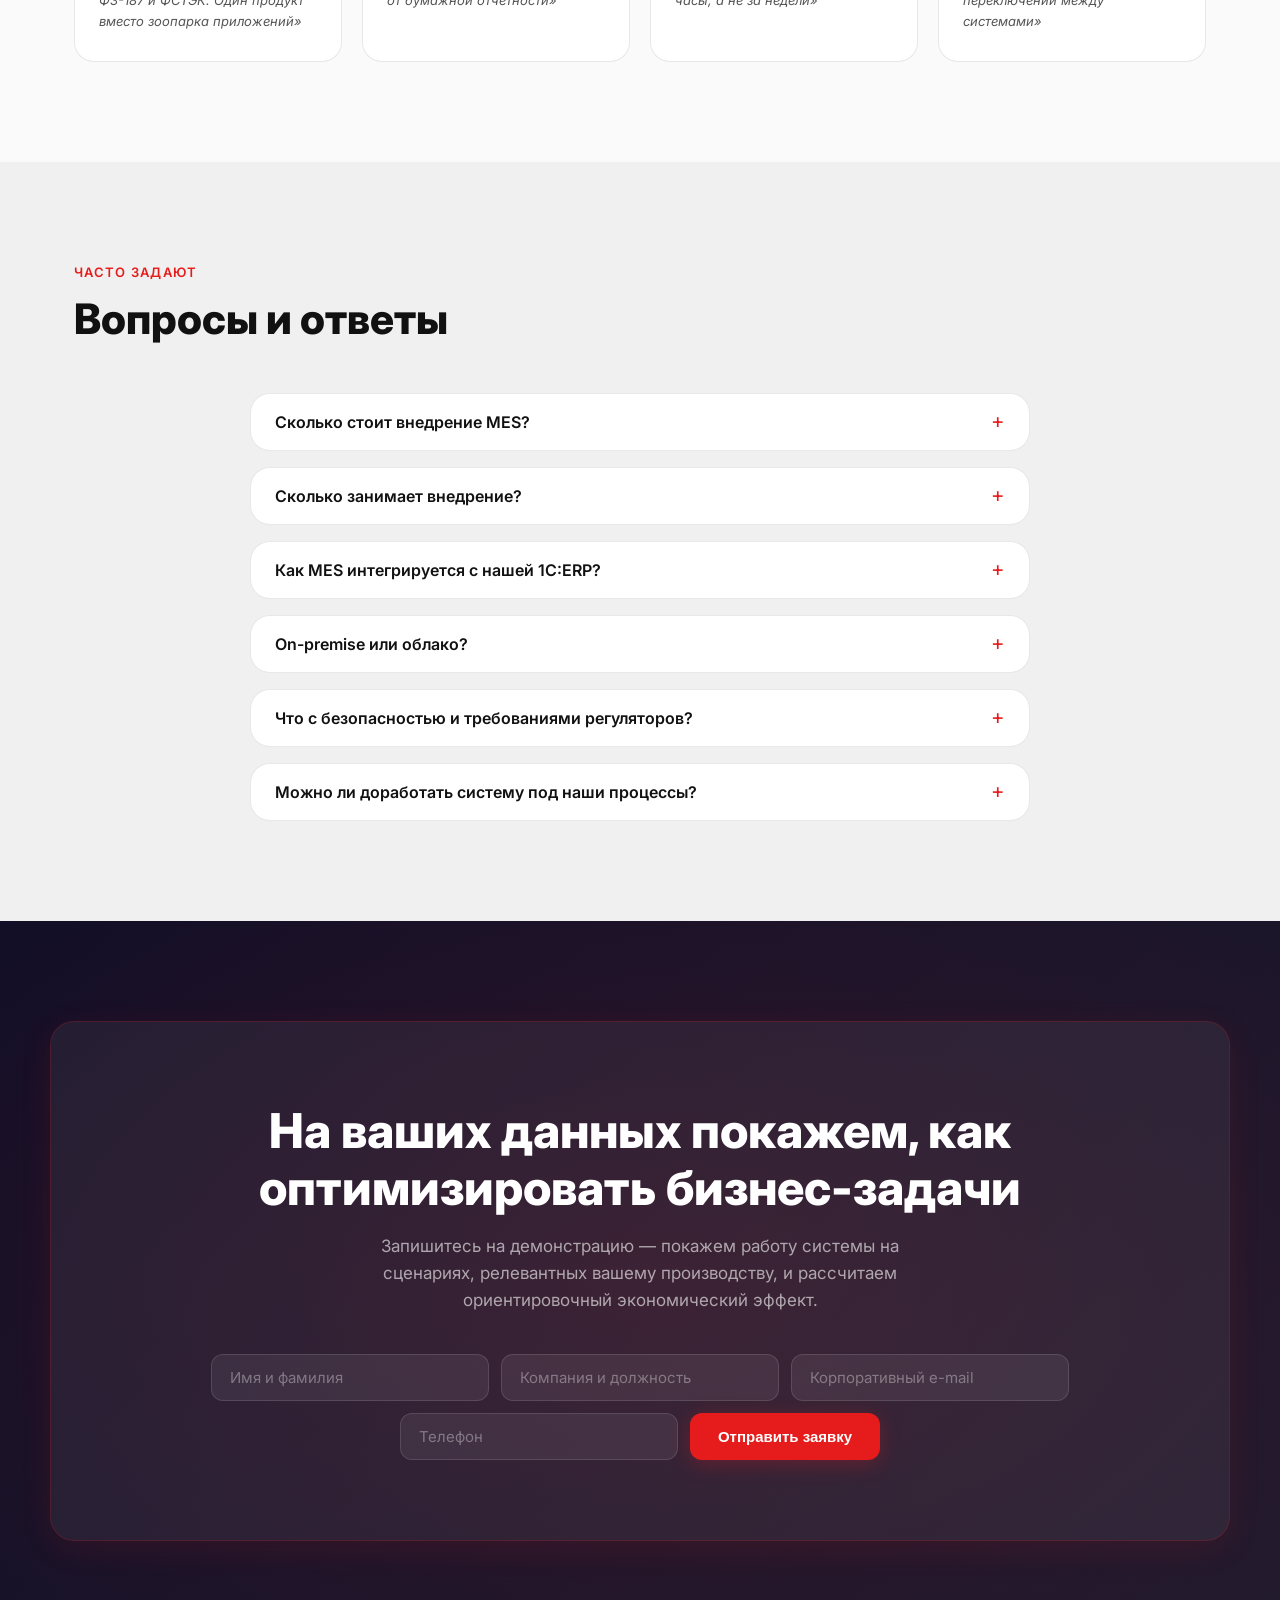
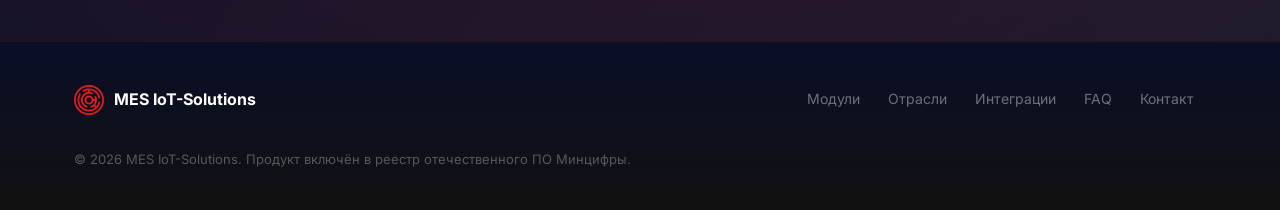
<file: index 2.html>
<!DOCTYPE html>
<html lang="ru">
<head>
  <meta charset="UTF-8" />
  <meta name="viewport" content="width=device-width, initial-scale=1.0" />
  <title>MES IoT-Solutions — Российская производственная система реального времени</title>
  <meta name="description" content="Промышленная MES-система от российского разработчика. Единая платформа: планирование, мониторинг OEE, качество, ТОиР, прослеживаемость. Интеграция с 1С и SAP." />
  <link rel="stylesheet" href="styles.css" />
  <link rel="preconnect" href="https://fonts.googleapis.com" />
  <link href="https://fonts.googleapis.com/css2?family=Inter:wght@300;400;500;600;700;800&display=swap" rel="stylesheet" />
</head>
<body>

  <!-- NAV -->
  <nav class="nav" id="nav">
    <div class="container nav__inner">
      <a href="#" class="nav__logo">
        <svg width="38" height="38" viewBox="0 0 92 92" fill="none" xmlns="http://www.w3.org/2000/svg" aria-hidden="true" style="flex-shrink:0">
          <path d="M21.5625 46C21.5625 56.359 28.1356 65.6278 37.9189 69.0643C39.3234 69.5576 40.8618 68.8192 41.3553 67.4146C41.8487 66.0102 41.11 64.4717 39.7055 63.9783C32.078 61.2991 26.9531 54.0741 26.9531 46C26.9531 35.4974 35.4974 26.9531 46 26.9531C48.8905 26.9531 51.6673 27.5867 54.2538 28.8359C55.5942 29.4838 57.2055 28.9218 57.8531 27.5815C58.5007 26.2412 57.939 24.6298 56.5985 23.9822C54.0883 22.7695 51.4395 22.009 48.6953 21.7091V16.2966C61.7027 17.4897 72.2824 26.9891 75.0947 39.4083C75.4228 40.8575 76.8633 41.7709 78.3186 41.4419C79.7705 41.1132 80.6808 39.6698 80.3521 38.2179C76.8019 22.5386 62.7438 10.7812 46 10.7812C39.3338 10.7812 32.8392 12.661 27.2185 16.2172C25.9605 17.013 25.5859 18.6782 26.3819 19.936C27.1777 21.1941 28.8431 21.5686 30.1007 20.7726C34.0966 18.2444 38.6157 16.7217 43.3047 16.2978V21.7118C31.0935 23.0579 21.5625 33.4361 21.5625 46Z" fill="#E61C1C"/>
          <path d="M78.3182 50.5587C76.8669 50.2299 75.4231 51.1404 75.0943 52.5922C74.0553 57.1809 71.909 61.4729 68.8974 65.0857L65.0704 61.2587C68.462 57.0183 70.4375 51.674 70.4375 46C70.4375 42.2907 69.6235 38.7248 68.0178 35.4013C67.3702 34.0612 65.759 33.4995 64.4183 34.1469C63.078 34.7945 62.5163 36.406 63.1639 37.7464C64.0198 39.518 64.5865 41.379 64.8586 43.3047H59.388C58.133 37.0613 52.6077 32.3438 46.0002 32.3438C38.47 32.3438 32.3439 38.4699 32.3439 46C32.3439 53.5302 38.47 59.6563 46.0002 59.6563C52.6077 59.6563 58.133 54.9388 59.388 48.6953H64.8516C63.8548 55.6464 59.0613 61.6016 52.2945 63.9785C50.8902 64.4719 50.1515 66.0104 50.6447 67.4148C51.1382 68.8193 52.6766 69.5578 54.0811 69.0645C56.734 68.1327 59.1483 66.769 61.2621 65.0739L65.0887 68.9005C59.7206 73.384 52.9235 75.8282 46 75.8282C29.5527 75.8282 16.1719 62.4474 16.1719 46C16.1719 40.3557 17.7628 34.858 20.7726 30.1009C21.5686 28.8429 21.194 27.1779 19.936 26.3821C18.678 25.5863 17.0132 25.9607 16.2172 27.2187C12.661 32.8394 10.7812 39.3338 10.7812 46C10.7812 65.4198 26.5803 81.2188 46 81.2188C62.7442 81.2188 76.8013 69.462 80.3519 53.7827C80.6806 52.331 79.7701 50.8875 78.3182 50.5587ZM46 54.2657C41.4424 54.2657 37.7344 50.5576 37.7344 46C37.7344 41.4424 41.4424 37.7344 46 37.7344C50.5576 37.7344 54.2656 41.4424 54.2656 46C54.2656 50.5576 50.5576 54.2657 46 54.2657Z" fill="#E61C1C"/>
          <path d="M46 0C20.5771 0 0 20.5737 0 46C0 71.4229 20.5737 92 46 92C71.4227 92 92 71.4263 92 46C92 20.5771 71.4263 0 46 0ZM46 86.6094C23.5565 86.6094 5.39062 68.4467 5.39062 46C5.39062 23.5565 23.5533 5.39062 46 5.39062C68.4433 5.39062 86.6094 23.5531 86.6094 46C86.6094 68.4433 68.4469 86.6094 46 86.6094Z" fill="#E61C1C"/>
        </svg>
        MES IoT-Solutions
      </a>
      <ul class="nav__links">
        <li><a href="#modules">Модули</a></li>
        <li><a href="#industries">Отрасли</a></li>
        <li><a href="#integrations">Интеграции</a></li>
        <li><a href="#faq">FAQ</a></li>
      </ul>
      <a href="#cta" class="btn btn--primary btn--sm">Получить демо</a>
      <button class="nav__burger" id="burger" aria-label="Меню">
        <span></span><span></span><span></span>
      </button>
    </div>
  </nav>

  <!-- HERO -->
  <section class="hero">
    <div class="hero__glow hero__glow--1"></div>
    <div class="hero__glow hero__glow--2"></div>
    <div class="container hero__inner">
      <div class="hero__badge fade-in">Производственная платформа нового поколения</div>
      <h1 class="hero__title fade-in">
        Управляйте производством<br />
        <span class="gradient-text">в реальном времени</span>
      </h1>
      <p class="hero__sub fade-in">
        Единая цифровая платформа операционного управления: планирование, диспетчеризация, мониторинг оборудования, контроль качества и прослеживаемость в одном продукте. Заменяем разрозненные системы и устаревшие АСУП на сквозной цифровой контур от производственной линии до ERP.
      </p>
      <div class="hero__actions fade-in">
        <a href="#cta" class="btn btn--primary">Получить демо на ваших данных</a>
        <a href="#modules" class="btn btn--ghost">Смотреть модули →</a>
      </div>
      <div class="hero__dashboard fade-in" aria-hidden="true">
        <div class="dashboard">
          <div class="dashboard__header">
            <div class="dashboard__title">Производственный монитор</div>
            <div class="dashboard__live"><span class="dot dot--green"></span>Онлайн</div>
          </div>
          <div class="dashboard__grid">
            <div class="dashboard__kpi">
              <div class="kpi__label">OEE</div>
              <div class="kpi__value kpi__value--green">71.4%</div>
              <div class="kpi__delta">↑ 8.2 п.п.</div>
            </div>
            <div class="dashboard__kpi">
              <div class="kpi__label">Простои</div>
              <div class="kpi__value kpi__value--blue">1.8%</div>
              <div class="kpi__delta">↓ 3.1 п.п.</div>
            </div>
            <div class="dashboard__kpi">
              <div class="kpi__label">Запас сырья</div>
              <div class="kpi__value kpi__value--purple">−31%</div>
              <div class="kpi__delta">↓ оптимизировано</div>
            </div>
            <div class="dashboard__kpi">
              <div class="kpi__label">Ордеров</div>
              <div class="kpi__value">48</div>
              <div class="kpi__delta">12 активных</div>
            </div>
          </div>
          <div class="dashboard__lines">
            <div class="line-row">
              <div class="line-row__name">Линия А-01</div>
              <div class="line-row__bar"><div class="line-row__fill" style="width:87%"></div></div>
              <div class="line-row__status status--green">Работает</div>
            </div>
            <div class="line-row">
              <div class="line-row__name">Линия А-02</div>
              <div class="line-row__bar"><div class="line-row__fill" style="width:63%"></div></div>
              <div class="line-row__status status--green">Работает</div>
            </div>
            <div class="line-row">
              <div class="line-row__name">Линия Б-03</div>
              <div class="line-row__bar"><div class="line-row__fill" style="width:0%"></div></div>
              <div class="line-row__status status--yellow">Простой</div>
            </div>
            <div class="line-row">
              <div class="line-row__name">Линия Б-04</div>
              <div class="line-row__bar"><div class="line-row__fill" style="width:94%"></div></div>
              <div class="line-row__status status--green">Работает</div>
            </div>
          </div>
        </div>
      </div>
    </div>
  </section>

  <!-- PAIN POINTS -->
  <section class="pain section">
    <div class="container">
      <div class="section__label reveal">Знакомая картина?</div>
      <h2 class="section__title reveal">Если вы управляете производством через Excel и планёрки — вы теряете деньги каждую смену</h2>
      <p style="text-align:center;color:var(--muted);max-width:640px;margin:0 auto 2.5rem;font-size:.95rem;" class="reveal">
        Эти симптомы знакомы любому производственному директору. Каждый из них — это не неудобство, а измеримые потери эффективности и выручки.
      </p>
      <div class="pain__grid">
        <div class="pain__card reveal">
          <div class="pain__icon">📊</div>
          <h3>Производство живёт в десятках Excel-файлов</h3>
          <p>Обработка данных 12-часовой давности. Половина цифр введена вручную и противоречит друг другу.</p>
        </div>
        <div class="pain__card reveal">
          <div class="pain__icon">🔴</div>
          <h3>Реальные показатели никто не знает</h3>
          <p>Простои и микроостановки фиксируются «на глаз». Реальная эффективность отличается от плановой на 15–25%, но доказать невозможно.</p>
        </div>
        <div class="pain__card reveal">
          <div class="pain__icon">🔗</div>
          <h3>Нет сквозной прослеживаемости партий</h3>
          <p>При претензии от заказчика сбор данных занимает дни. Какой оператор, на каком оборудовании, из какого сырья — ответ ищется в архивах.</p>
        </div>
        <div class="pain__card reveal">
          <div class="pain__icon">📦</div>
          <h3>Отсутствие материалов на линии приводит к простою</h3>
          <p>Линия стоит в ожидании компонентов, которые «где-то есть на территории».</p>
        </div>
        <div class="pain__card reveal">
          <div class="pain__icon">⚠️</div>
          <h3>Отклонения видны только постфактум</h3>
          <p>Сорванный заказ, превышение нормы расхода, остановка линии без возможности влиять на процесс оперативно.</p>
        </div>
        <div class="pain__card reveal">
          <div class="pain__icon">🧱</div>
          <h3>Старая АСУП не развивается</h3>
          <p>Система внедрена 10–15 лет назад, вендора в России больше нет, поддержка прекращена. Каждое изменение — это боль.</p>
        </div>
      </div>
    </div>
  </section>

  <!-- SOLUTION -->
  <section class="solution section">
    <div class="container">
      <div class="solution__inner">
        <div class="solution__text reveal">
          <div class="section__label">Решение</div>
          <h2 class="section__title">Единый производственный операционный центр</h2>
          <p class="solution__desc">
            MES IoT-Solutions соединяет ERP, WMS, SCADA и оборудование в одну среду, где каждый — от оператора до директора — видит актуальное состояние производства и управляет им в реальном времени.
          </p>
          <ul class="solution__list">
            <li><span class="check">✓</span> Данные с оборудования без ручного ввода</li>
            <li><span class="check">✓</span> Одна БД вместо Excel и десятка приложений</li>
            <li><span class="check">✓</span> Модульная архитектура — конфигурируется под ваш процесс</li>
            <li><span class="check">✓</span> Интеграция с существующим стеком</li>
            <li><span class="check">✓</span> Российский разработчик, реестр отечественного ПО Минцифры</li>
          </ul>
        </div>
        <div class="solution__numbers reveal">
          <div class="stat__card">
            <div class="stat__value gradient-text">+8–<span class="count-up" data-target="20">20</span>%</div>
            <div class="stat__label">рост OEE уже в первый год внедрения</div>
          </div>
          <div class="stat__card">
            <div class="stat__value gradient-text">−<span class="count-up" data-target="30">30</span>%</div>
            <div class="stat__label">страхового запаса сырья и компонентов</div>
          </div>
          <div class="stat__card">
            <div class="stat__value gradient-text">−<span class="count-up" data-target="25">25</span>%</div>
            <div class="stat__label">незапланированных простоев оборудования</div>
          </div>
          <div class="stat__card">
            <div class="stat__value gradient-text">12–<span class="count-up" data-target="24">24</span> мес</div>
            <div class="stat__label">типичный срок окупаемости инвестиций</div>
          </div>
        </div>
      </div>
    </div>
  </section>

  <!-- HOW IT WORKS -->
  <section class="how section">
    <div class="container">
      <div class="section__label reveal">Как это работает</div>
      <h2 class="section__title reveal">От первого разговора до промышленной эксплуатации за 6–12 месяцев</h2>
      <p style="text-align:center;color:var(--muted);max-width:600px;margin:0 auto 3rem;font-size:.95rem;" class="reveal">
        Никакого «большого взрыва». Поэтапное внедрение с быстрым получением ценности уже на пилоте.
      </p>
      <div class="how__steps">
        <div class="how__step reveal">
          <div class="how__num">01</div>
          <h3>Аудит и аналитика процессов</h3>
          <p>Изучаем ваши процессы, ИТ-ландшафт и оборудование. Выдаём отчёт с приоритетами и оценкой эффекта.</p>
        </div>
        <div class="how__arrow reveal">→</div>
        <div class="how__step reveal">
          <div class="how__num">02</div>
          <h3>Концепт и бизнес-кейс</h3>
          <p>Проводим бизнес-анализ, выдаем архитектурный концепт и дорожную карту. Согласовываем границы пилота.</p>
        </div>
        <div class="how__arrow reveal">→</div>
        <div class="how__step reveal">
          <div class="how__num">03</div>
          <h3>Пилот на одном переделе</h3>
          <p>Внедряем базовый функционал на одном участке. Первые данные и эффект — в течение 3–4 месяцев.</p>
        </div>
        <div class="how__arrow reveal">→</div>
        <div class="how__step reveal">
          <div class="how__num">04</div>
          <h3>Промышленное тиражирование</h3>
          <p>Масштабируем решение на всё производство, интегрируем с ERP, принимаем в промышленную эксплуатацию.</p>
        </div>
        <div class="how__arrow reveal">→</div>
        <div class="how__step reveal">
          <div class="how__num">05</div>
          <h3>Сопровождение 24/7</h3>
          <p>Техподдержка с SLA, регулярные обновления, развитие под новые задачи, ежегодный аудит эффективности.</p>
        </div>
      </div>
    </div>
  </section>

  <!-- MODULES -->
  <section class="modules section" id="modules">
    <div class="container">
      <div class="section__label reveal">Функциональность</div>
      <h2 class="section__title reveal">Все ключевые функции операционного управления в одном продукте</h2>
      <p style="text-align:center;color:var(--muted);max-width:620px;margin:0 auto 2rem;font-size:.95rem;" class="reveal">
        Не «коробка» и не конструктор «с нуля». Проверенные модули с отраслевыми преднастройками, которые внедряются поэтапно и работают вместе как единое целое.
      </p>
      <div class="tabs reveal">
        <button class="tab tab--active" data-tab="production">Производство</button>
        <button class="tab" data-tab="quality">Качество</button>
        <button class="tab" data-tab="resources">Ресурсы</button>
        <button class="tab" data-tab="platform">Платформа</button>
      </div>
      <div class="modules__grid" id="modules-grid">

        <!-- PRODUCTION -->
        <div class="module__card reveal" data-group="production">
          <div class="module__icon">📋</div>
          <h3>Производственные ордера</h3>
          <p>Полный жизненный цикл от ERP до закрытия заказа.</p>
        </div>
        <div class="module__card reveal" data-group="production">
          <div class="module__icon">⚡</div>
          <h3>Материалы "точно в срок"</h3>
          <p>Расчёт потребности, прогноз исчерпания, автозадания на пополнение через склад.</p>
        </div>
        <div class="module__card reveal" data-group="production">
          <div class="module__icon">🗺️</div>
          <h3>Мониторинг производства (OEE)</h3>
          <p>Карта оборудования в реальном времени. Автоматический расчёт OEE. Классификация простоев. Интеграция SCADA.</p>
        </div>

        <!-- QUALITY -->
        <div class="module__card reveal" data-group="quality" style="display:none">
          <div class="module__icon">🔍</div>
          <h3>Прослеживаемость партий</h3>
          <p>Сквозная цепочка от сырья до готовой продукции. Быстрый отзыв партии.</p>
        </div>
        <div class="module__card reveal" data-group="quality" style="display:none">
          <div class="module__icon">✅</div>
          <h3>Управление качеством</h3>
          <p>Контрольные точки, карантин продукции, несоответствия, протоколы испытаний.</p>
        </div>
        <div class="module__card reveal" data-group="quality" style="display:none">
          <div class="module__icon">🔄</div>
          <h3>Переходы</h3>
          <p>Матрица переходов между заказами, электронный чек-лист, электронная подпись вместо бумаги, анализ потерь при переналадке.</p>
        </div>

        <!-- RESOURCES -->
        <div class="module__card reveal" data-group="resources" style="display:none">
          <div class="module__icon">♻️</div>
          <h3>Возвратные материалы</h3>
          <p>Учёт брака, транспортные задания на переработку, прогноз загрузки линий переработки, фактический выход.</p>
        </div>
        <div class="module__card reveal" data-group="resources" style="display:none">
          <div class="module__icon">📦</div>
          <h3>Побочный продукт</h3>
          <p>Автовзвешивание, печать этикеток, отправка в ERP одной кнопкой.</p>
        </div>
        <div class="module__card reveal" data-group="resources" style="display:none">
          <div class="module__icon">🔧</div>
          <h3>ТОиР</h3>
          <p>Тикет-система, графики ППР, калибровки, история оборудования, заявки на ремонт, привязка к простоям.</p>
        </div>

        <!-- PLATFORM -->
        <div class="module__card reveal" data-group="platform" style="display:none">
          <div class="module__icon">📈</div>
          <h3>Аналитика и BI</h3>
          <p>Конструктор отчётов, преднастроенные дашборды OEE / качество / материалы, ML-прогнозы, экспорт Excel / PDF.</p>
        </div>
        <div class="module__card reveal" data-group="platform" style="display:none">
          <div class="module__icon">🏷️</div>
          <h3>Маркировка и этикетирование</h3>
          <p>Автопечать на всех участках. EAN-128, QR, RFID. Интеграция с национальной системой маркировки товаров Честный ЗНАК.</p>
        </div>
        <div class="module__card reveal" data-group="platform" style="display:none">
          <div class="module__icon">🔐</div>
          <h3>Безопасность и администрирование</h3>
          <p>RBAC на базе Active Directory, аудит-лог, OAuth 2.0, соответствие ФЗ-187, ФСТЭК.</p>
        </div>

      </div>
    </div>
  </section>

  <!-- INDUSTRIES -->
  <section class="industries section" id="industries">
    <div class="container">
      <div class="section__label reveal">Применимость</div>
      <h2 class="section__title reveal">Работаем в вашей отрасли</h2>
      <div class="industries__grid">
        <div class="industry__card reveal">
          <div class="industry__icon">⛏️</div>
          <h3>Горно-металлургический комплекс</h3>
          <p>Материальный и энергетический баланс по переделам. Учёт химического состава, контроль параметров плавки, интеграция с весовым и лабораторным оборудованием.</p>
        </div>
        <div class="industry__card reveal">
          <div class="industry__icon">⚙️</div>
          <h3>Машиностроение</h3>
          <p>Позаказное планирование с учётом загрузки мощностей. Электронные маршрутные и операционные карты. Прослеживаемость по серийным номерам, управление оснасткой и инструментом.</p>
        </div>
        <div class="industry__card reveal">
          <div class="industry__icon">💊</div>
          <h3>Фармацевтика</h3>
          <p>Полная партионная прослеживаемость по стандартам GMP. Интеграция с ЛИМС, контроль сроков годности сырья, маркировка.</p>
        </div>
        <div class="industry__card reveal">
          <div class="industry__icon">⚗️</div>
          <h3>Нефтехимия</h3>
          <p>Управление рецептурами и производственными кампаниями. Электронный сменный журнал и контроль технологических параметров. Расчёт материального баланса по установкам, учёт побочных продуктов и отходов.</p>
        </div>
        <div class="industry__card reveal">
          <div class="industry__icon">🍞</div>
          <h3>Пищевое производство</h3>
          <p>Прослеживаемость партий. Управление сроками годности сырья, контроль условий хранения. Высокоскоростная маркировка, управление рецептурами, непрерывный режим работы 24/7.</p>
        </div>
        <div class="industry__card reveal">
          <div class="industry__icon">🏭</div>
          <h3>Упаковка и FMCG</h3>
          <p>Позаказное планирование с минимизацией переналадок и матрицей переходов. Точный учёт расхода компонентов. Расчёт фактической себестоимости по каждому заказу, OEE по высокоскоростным линиям.</p>
        </div>
      </div>
    </div>
  </section>

  <!-- INTEGRATIONS -->
  <section class="integrations section" id="integrations">
    <div class="container">
      <div class="section__label reveal">Интеграции</div>
      <h2 class="section__title reveal">Работает с вашей инфраструктурой</h2>
      <p class="integrations__sub reveal">Не требует замены действующих ИТ-систем. Готовые коннекторы к 1С, SAP, SCADA и PLC.</p>
      <div class="integrations__row reveal">
        <div class="integ__badge"><span class="integ__logo" style="background:#0070D2">S</span>SAP</div>
        <div class="integ__badge"><span class="integ__logo" style="background:#2D6A4F">1С</span>1С ERP</div>
        <div class="integ__badge"><span class="integ__logo" style="background:#7B2D8B">W</span>WMS</div>
        <div class="integ__badge"><span class="integ__logo" style="background:#374151">SC</span>SCADA / DCS</div>
        <div class="integ__badge"><span class="integ__logo" style="background:#E61C1C">⚙</span>OPC UA</div>
        <div class="integ__badge"><span class="integ__logo" style="background:#555">MB</span>Modbus TCP</div>
        <div class="integ__badge"><span class="integ__logo" style="background:#6D28D9">MQ</span>MQTT</div>
        <div class="integ__badge"><span class="integ__logo" style="background:#2563EB">⇄</span>ESB</div>
        <div class="integ__badge"><span class="integ__logo" style="background:#16A34A">{}</span>REST API</div>
        <div class="integ__badge"><span class="integ__logo" style="background:#0078D4">AD</span>Active Directory</div>
        <div class="integ__badge"><span class="integ__logo" style="background:#6D28D9">L</span>QIMS / LIMS</div>
        <div class="integ__badge"><span class="integ__logo" style="background:#D97706">ЧЗ</span>Честный знак</div>
      </div>
    </div>
  </section>

  <!-- ROLES -->
  <section class="roles section">
    <div class="container">
      <div class="section__label reveal">Для кого</div>
      <h2 class="section__title reveal">Один продукт — максимум бизнес-ценности</h2>
      <p style="text-align:center;color:var(--muted);max-width:600px;margin:0 auto 2.5rem;font-size:.95rem;" class="reveal">
        MES говорит на языке каждого ЛПР: гендиректор видит финансовый эффект, производственник — OEE, ИТ-директор — гибкость развития системы, технолог — качество.
      </p>
      <div class="roles__grid">
        <div class="role__card reveal">
          <h3>IT-директор / CIO</h3>
          <p>«Современная микросервисная архитектура на отечественном стеке. Готовые коннекторы к 1С, SAP, SCADA. Соответствие ФЗ-187 и ФСТЭК. Один продукт вместо зоопарка приложений»</p>
        </div>
        <div class="role__card reveal">
          <h3>Директор производства</h3>
          <p>«Вижу все показатели цеха в реальном времени. Реагирую на инцидент за минуты, OEE растёт, сменные мастера освобождены от бумажной отчётности»</p>
        </div>
        <div class="role__card reveal">
          <h3>Директор по качеству</h3>
          <p>«Полный аудит-лог, контроль брака, электронные подписи, отчетность без бумаги. Расследование рекламации — за часы, а не за недели»</p>
        </div>
        <div class="role__card reveal">
          <h3>Оператор / Мастер смены</h3>
          <p>«Вижу свои задания, регистрирую параметры, контролирую простои. Работаю в едином интерфейсе без лишних переключений между системами»
    </div>
  </section>

  <!-- FAQ -->
  <section class="faq section" id="faq">
    <div class="container">
      <div class="section__label reveal">Часто задают</div>
      <h2 class="section__title reveal">Вопросы и ответы</h2>
      <div class="faq__list reveal">
        <div class="faq__item">
          <button class="faq__q">Сколько стоит внедрение MES?</button>
          <div class="faq__a">Стоимость зависит от масштаба и набора модулей. Ориентиры: пилот на одном переделе — от 5 до 15 млн рублей.</div>
        </div>
        <div class="faq__item">
          <button class="faq__q">Сколько занимает внедрение?</button>
          <div class="faq__a">Первый измеримый эффект на пилоте — 3–4 месяца. Полноценное внедрение на одной площадке — 9–12 месяцев. Корпоративное тиражирование на холдинг — 18–36 месяцев. Каждый этап даёт самостоятельную ценность и не требует ждать «финального запуска».</div>
        </div>
        <div class="faq__item">
          <button class="faq__q">Как MES интегрируется с нашей 1С:ERP?</button>
          <div class="faq__a">Готовый коннектор к 1С. Типовая интеграция: передача заказов на производство из ERP в MES, возврат фактических данных по выпуску, расходу и качеству, синхронизация НСИ. Базовая интеграция настраивается за 2 недели.</div>
        </div>
        <div class="faq__item">
          <button class="faq__q">On-premise или облако?</button>
          <div class="faq__a">Поддерживаем оба варианта. Большинство промышленных заказчиков выбирают on-premise — критичная инфраструктура остаётся в периметре предприятия (требования КИИ и ФСТЭК). Для холдингов и пилотов — развёртывание в российском облаке. Гибридные сценарии тоже наша практика.</div>
        </div>
        <div class="faq__item">
          <button class="faq__q">Что с безопасностью и требованиями регуляторов?</button>
          <div class="faq__a">Продукт соответствует требованиям ФЗ-187 «О безопасности КИИ», приказам ФСТЭК №31 и №239, ГОСТ Р МЭК 62443. Поддерживается Active Directory / LDAP, RBAC, журналирование действий, шифрование каналов. По запросу — полный пакет документации для аудита ИБ.</div>
        </div>
        <div class="faq__item">
          <button class="faq__q">Можно ли доработать систему под наши процессы?</button>
          <div class="faq__a">Да. Архитектура изначально проектировалась под кастомизацию: бизнес-логика выносится в конфигурацию, есть конструктор отчётов и дашбордов. Сложные доработки выполняются нашей командой и становятся частью основного релиза — поддерживаются нами в дальнейшем.</div>
        </div>
      </div>
    </div>
  </section>

  <!-- CTA -->
  <section class="cta section" id="cta">
    <div class="cta__glow"></div>
    <div class="container cta__inner reveal">
      <h2 class="cta__title">На ваших данных покажем, как оптимизировать бизнес-задачи</h2>
      <p class="cta__sub">Запишитесь на демонстрацию — покажем работу системы на сценариях, релевантных вашему производству, и рассчитаем ориентировочный экономический эффект.</p>
      <div class="cta__actions">
        <form class="cta__form" id="cta-form">
          <input class="cta__input" type="text" placeholder="Имя и фамилия" required />
          <input class="cta__input" type="text" placeholder="Компания и должность" required />
          <input class="cta__input" type="email" placeholder="Корпоративный e-mail" required />
          <input class="cta__input" type="tel" placeholder="Телефон" required />
          <button class="btn btn--primary" type="submit">Отправить заявку</button>
        </form>
      </div>
    </div>
  </section>

  <!-- FOOTER -->
  <footer class="footer">
    <div class="container footer__inner">
      <div class="footer__brand">
        <svg width="30" height="30" viewBox="0 0 92 92" fill="none" xmlns="http://www.w3.org/2000/svg" aria-hidden="true" style="flex-shrink:0">
          <path d="M21.5625 46C21.5625 56.359 28.1356 65.6278 37.9189 69.0643C39.3234 69.5576 40.8618 68.8192 41.3553 67.4146C41.8487 66.0102 41.11 64.4717 39.7055 63.9783C32.078 61.2991 26.9531 54.0741 26.9531 46C26.9531 35.4974 35.4974 26.9531 46 26.9531C48.8905 26.9531 51.6673 27.5867 54.2538 28.8359C55.5942 29.4838 57.2055 28.9218 57.8531 27.5815C58.5007 26.2412 57.939 24.6298 56.5985 23.9822C54.0883 22.7695 51.4395 22.009 48.6953 21.7091V16.2966C61.7027 17.4897 72.2824 26.9891 75.0947 39.4083C75.4228 40.8575 76.8633 41.7709 78.3186 41.4419C79.7705 41.1132 80.6808 39.6698 80.3521 38.2179C76.8019 22.5386 62.7438 10.7812 46 10.7812C39.3338 10.7812 32.8392 12.661 27.2185 16.2172C25.9605 17.013 25.5859 18.6782 26.3819 19.936C27.1777 21.1941 28.8431 21.5686 30.1007 20.7726C34.0966 18.2444 38.6157 16.7217 43.3047 16.2978V21.7118C31.0935 23.0579 21.5625 33.4361 21.5625 46Z" fill="#E61C1C"/>
          <path d="M78.3182 50.5587C76.8669 50.2299 75.4231 51.1404 75.0943 52.5922C74.0553 57.1809 71.909 61.4729 68.8974 65.0857L65.0704 61.2587C68.462 57.0183 70.4375 51.674 70.4375 46C70.4375 42.2907 69.6235 38.7248 68.0178 35.4013C67.3702 34.0612 65.759 33.4995 64.4183 34.1469C63.078 34.7945 62.5163 36.406 63.1639 37.7464C64.0198 39.518 64.5865 41.379 64.8586 43.3047H59.388C58.133 37.0613 52.6077 32.3438 46.0002 32.3438C38.47 32.3438 32.3439 38.4699 32.3439 46C32.3439 53.5302 38.47 59.6563 46.0002 59.6563C52.6077 59.6563 58.133 54.9388 59.388 48.6953H64.8516C63.8548 55.6464 59.0613 61.6016 52.2945 63.9785C50.8902 64.4719 50.1515 66.0104 50.6447 67.4148C51.1382 68.8193 52.6766 69.5578 54.0811 69.0645C56.734 68.1327 59.1483 66.769 61.2621 65.0739L65.0887 68.9005C59.7206 73.384 52.9235 75.8282 46 75.8282C29.5527 75.8282 16.1719 62.4474 16.1719 46C16.1719 40.3557 17.7628 34.858 20.7726 30.1009C21.5686 28.8429 21.194 27.1779 19.936 26.3821C18.678 25.5863 17.0132 25.9607 16.2172 27.2187C12.661 32.8394 10.7812 39.3338 10.7812 46C10.7812 65.4198 26.5803 81.2188 46 81.2188C62.7442 81.2188 76.8013 69.462 80.3519 53.7827C80.6806 52.331 79.7701 50.8875 78.3182 50.5587ZM46 54.2657C41.4424 54.2657 37.7344 50.5576 37.7344 46C37.7344 41.4424 41.4424 37.7344 46 37.7344C50.5576 37.7344 54.2656 41.4424 54.2656 46C54.2656 50.5576 50.5576 54.2657 46 54.2657Z" fill="#E61C1C"/>
          <path d="M46 0C20.5771 0 0 20.5737 0 46C0 71.4229 20.5737 92 46 92C71.4227 92 92 71.4263 92 46C92 20.5771 71.4263 0 46 0ZM46 86.6094C23.5565 86.6094 5.39062 68.4467 5.39062 46C5.39062 23.5565 23.5533 5.39062 46 5.39062C68.4433 5.39062 86.6094 23.5531 86.6094 46C86.6094 68.4433 68.4469 86.6094 46 86.6094Z" fill="#E61C1C"/>
        </svg>
        <span>MES IoT-Solutions</span>
      </div>
      <nav class="footer__nav">
        <a href="#modules">Модули</a>
        <a href="#industries">Отрасли</a>
        <a href="#integrations">Интеграции</a>
        <a href="#faq">FAQ</a>
        <a href="#cta">Контакт</a>
      </nav>
      <div class="footer__copy">© 2026 MES IoT-Solutions. Продукт включён в реестр отечественного ПО Минцифры.</div>
    </div>
  </footer>

  <script src="app.js"></script>
  <script>
    document.querySelectorAll('.faq__q').forEach(btn => {
      btn.addEventListener('click', () => {
        const answer = btn.nextElementSibling;
        const isOpen = btn.classList.contains('open');
        document.querySelectorAll('.faq__q').forEach(b => { b.classList.remove('open'); b.nextElementSibling.classList.remove('open'); });
        if (!isOpen) { btn.classList.add('open'); answer.classList.add('open'); }
      });
    });
  </script>
</body>
</html>
</file>
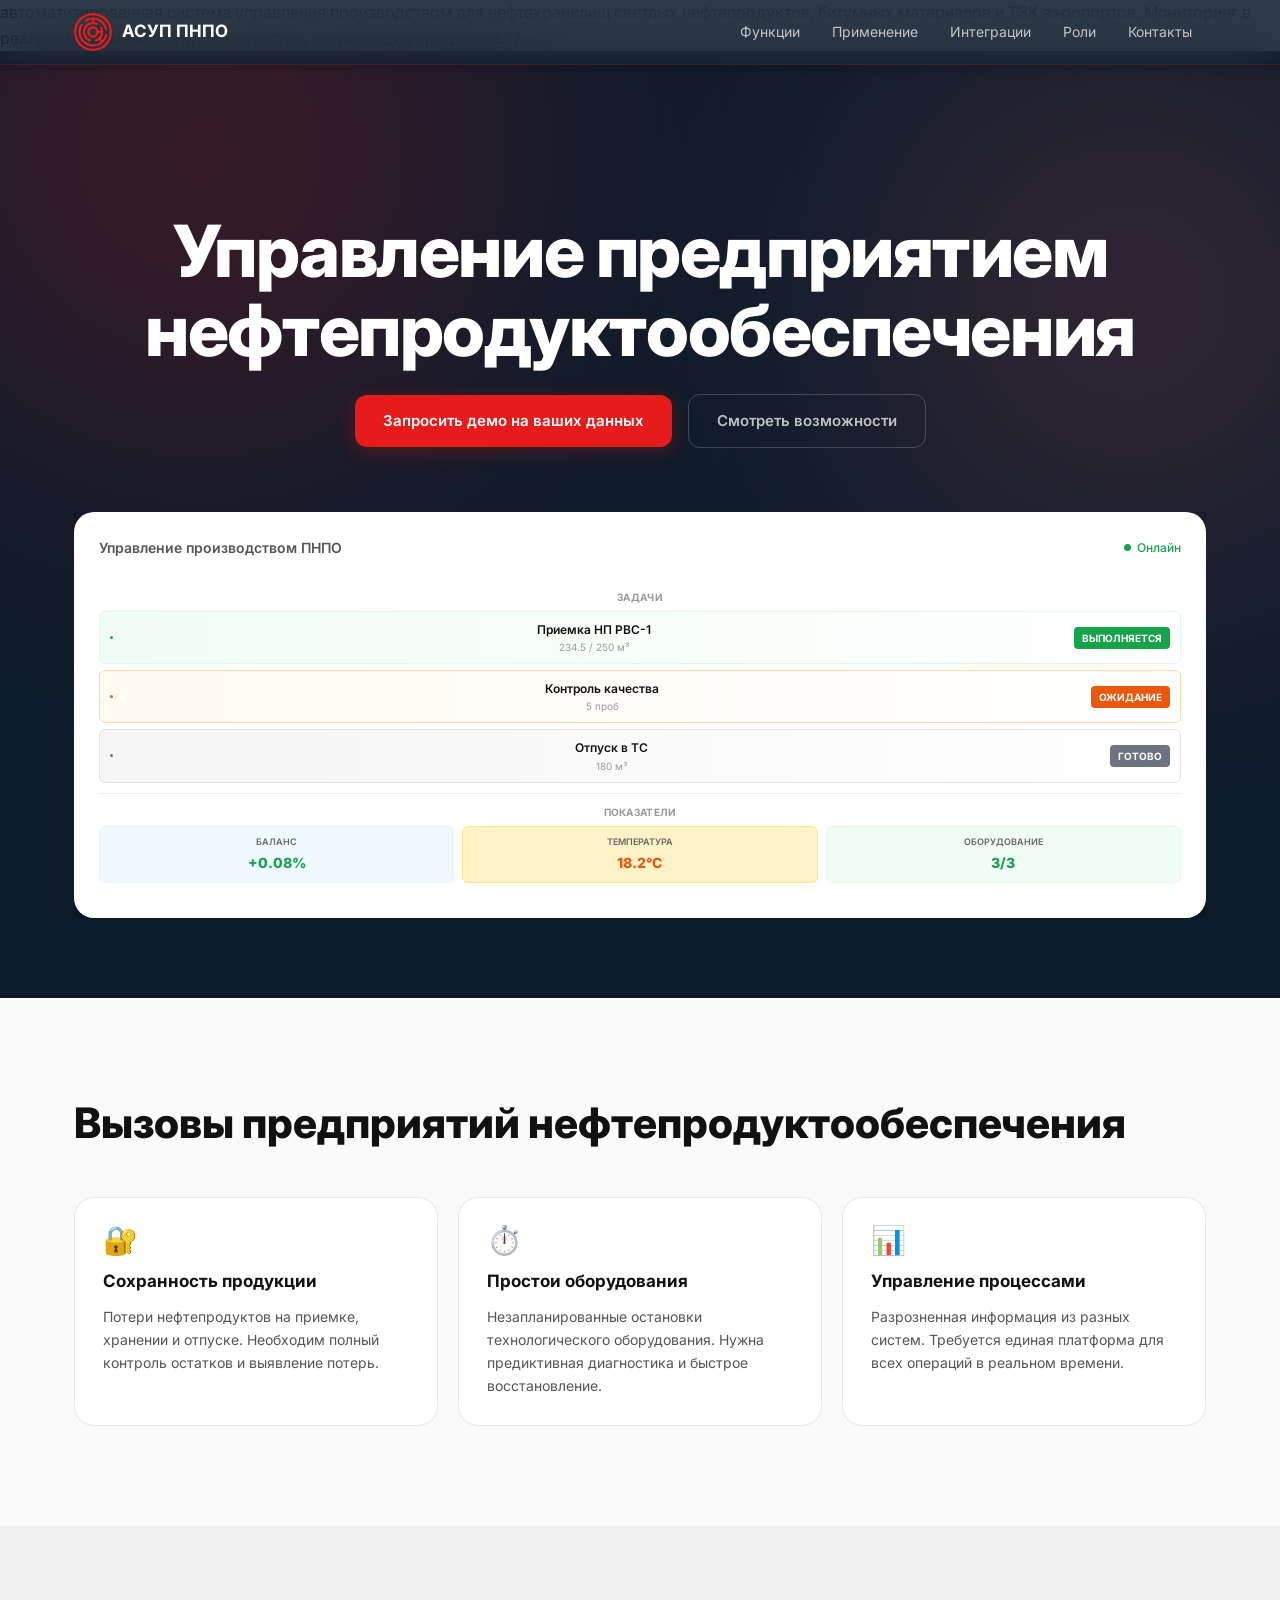
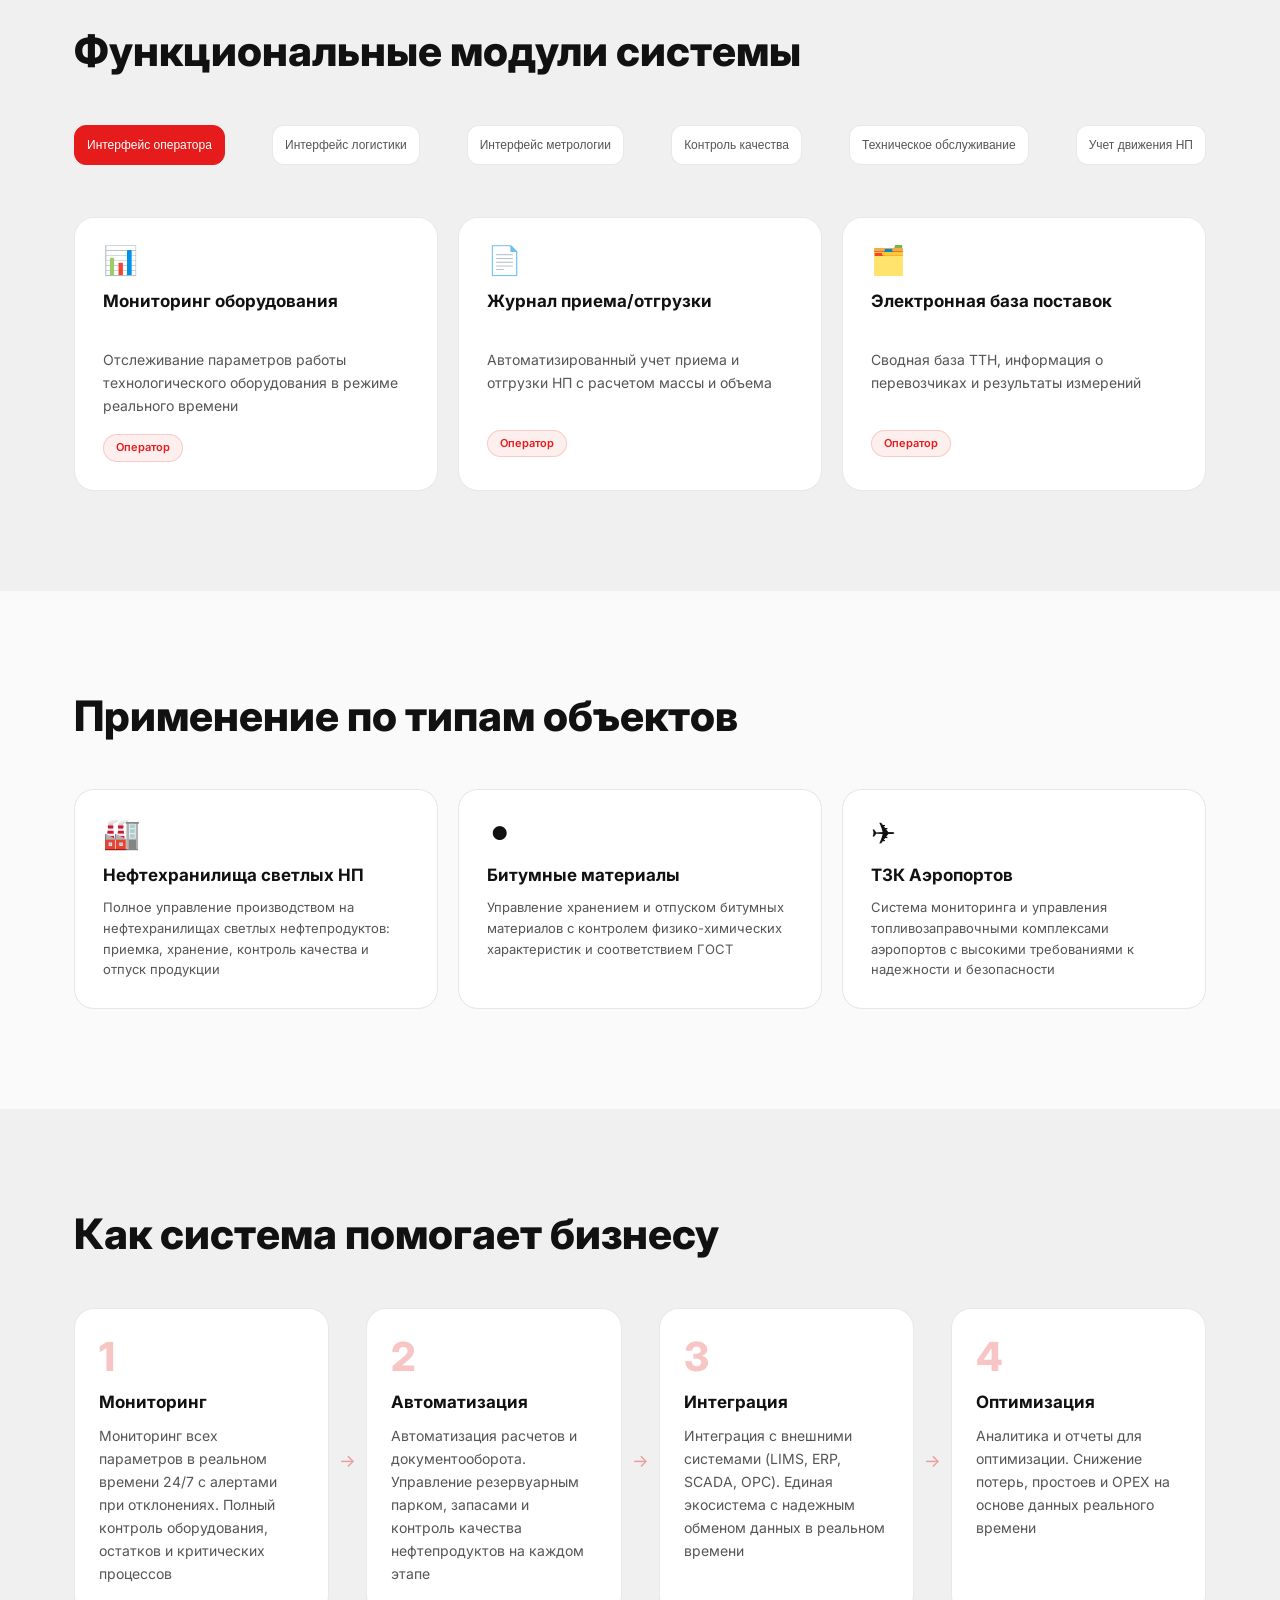
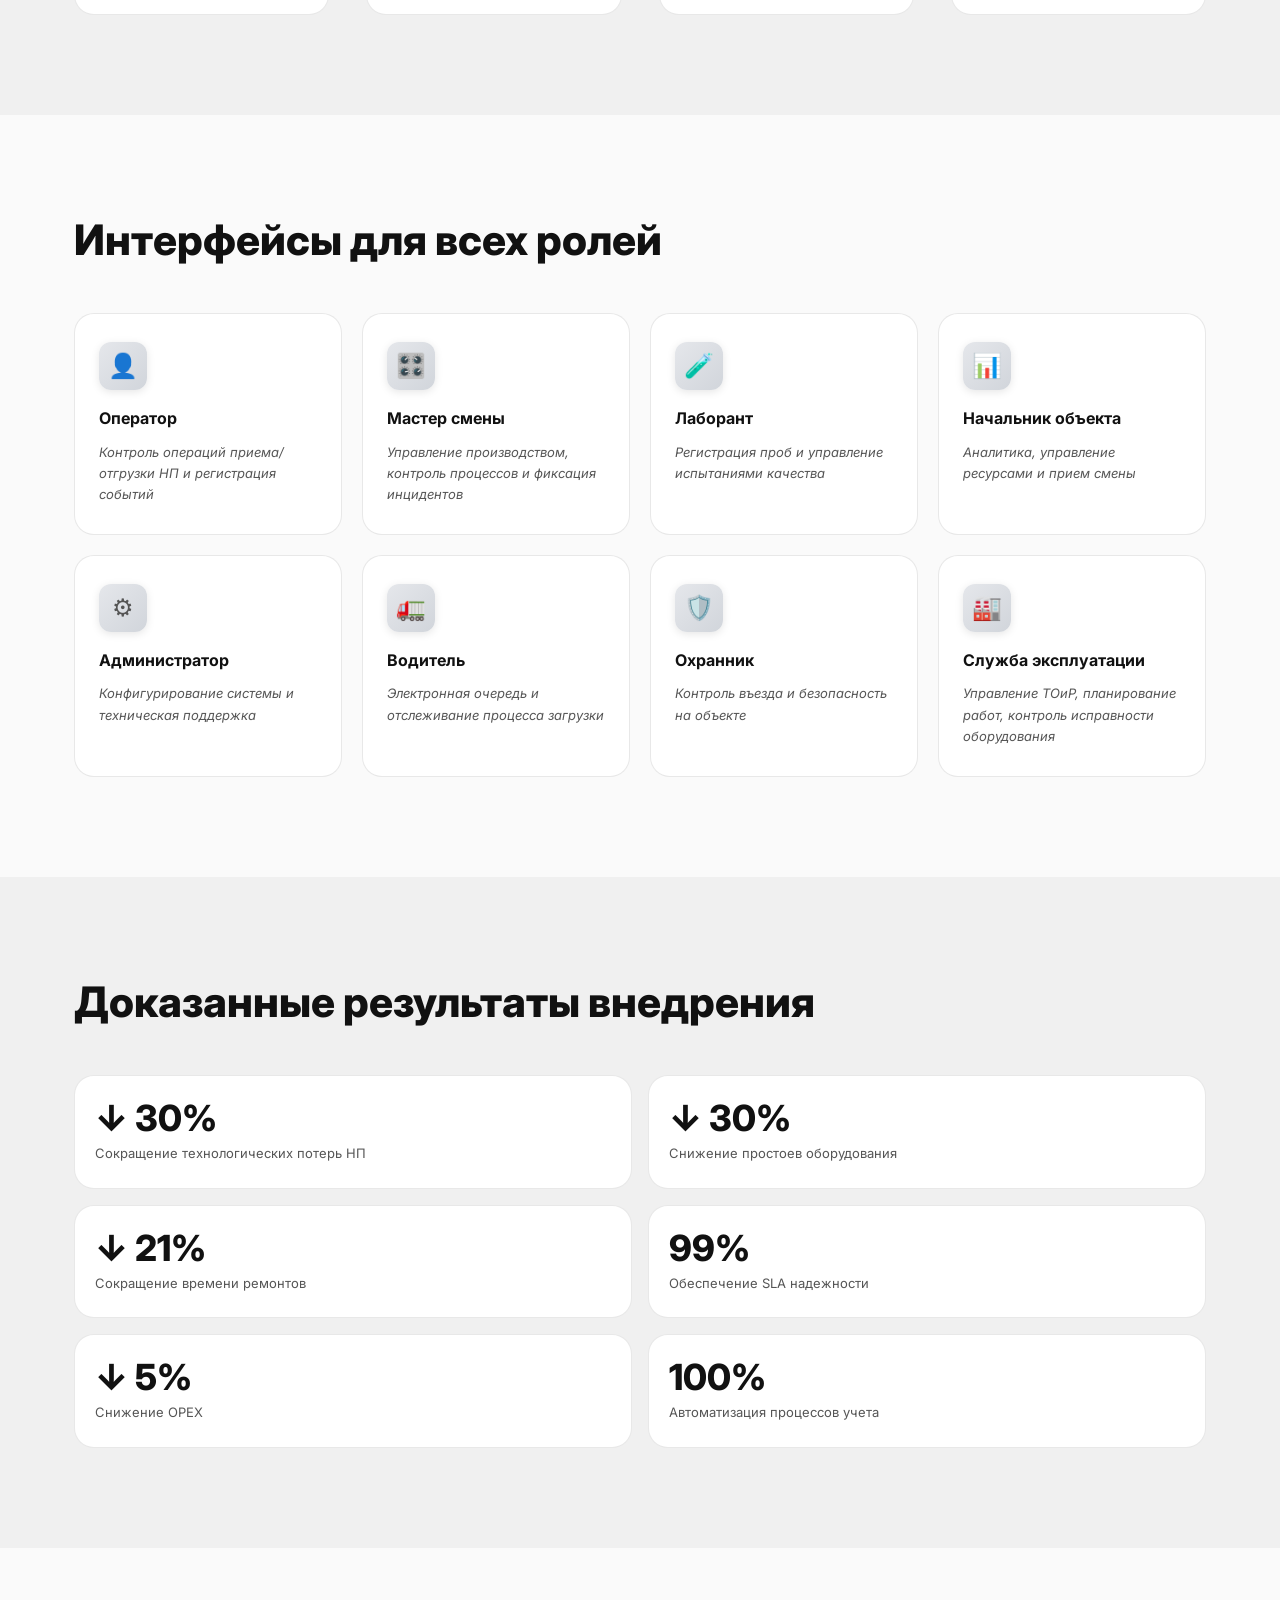
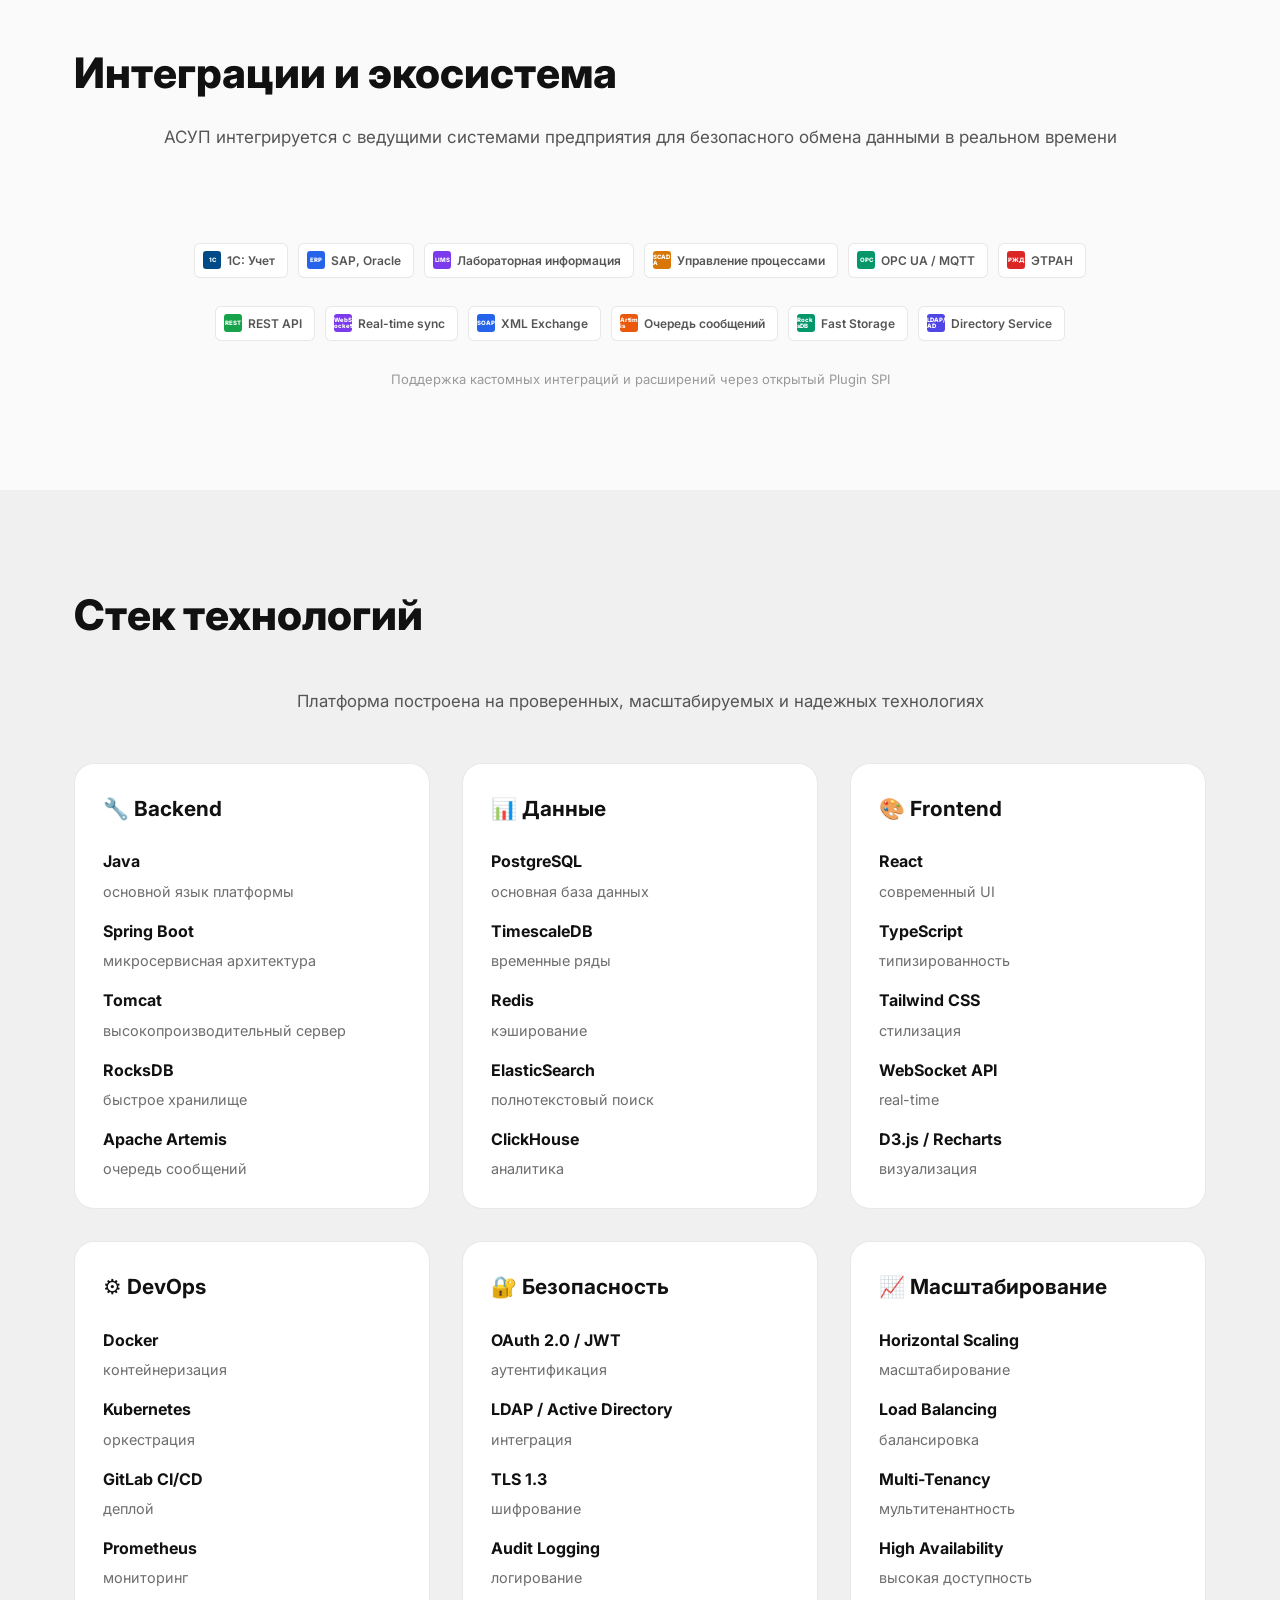
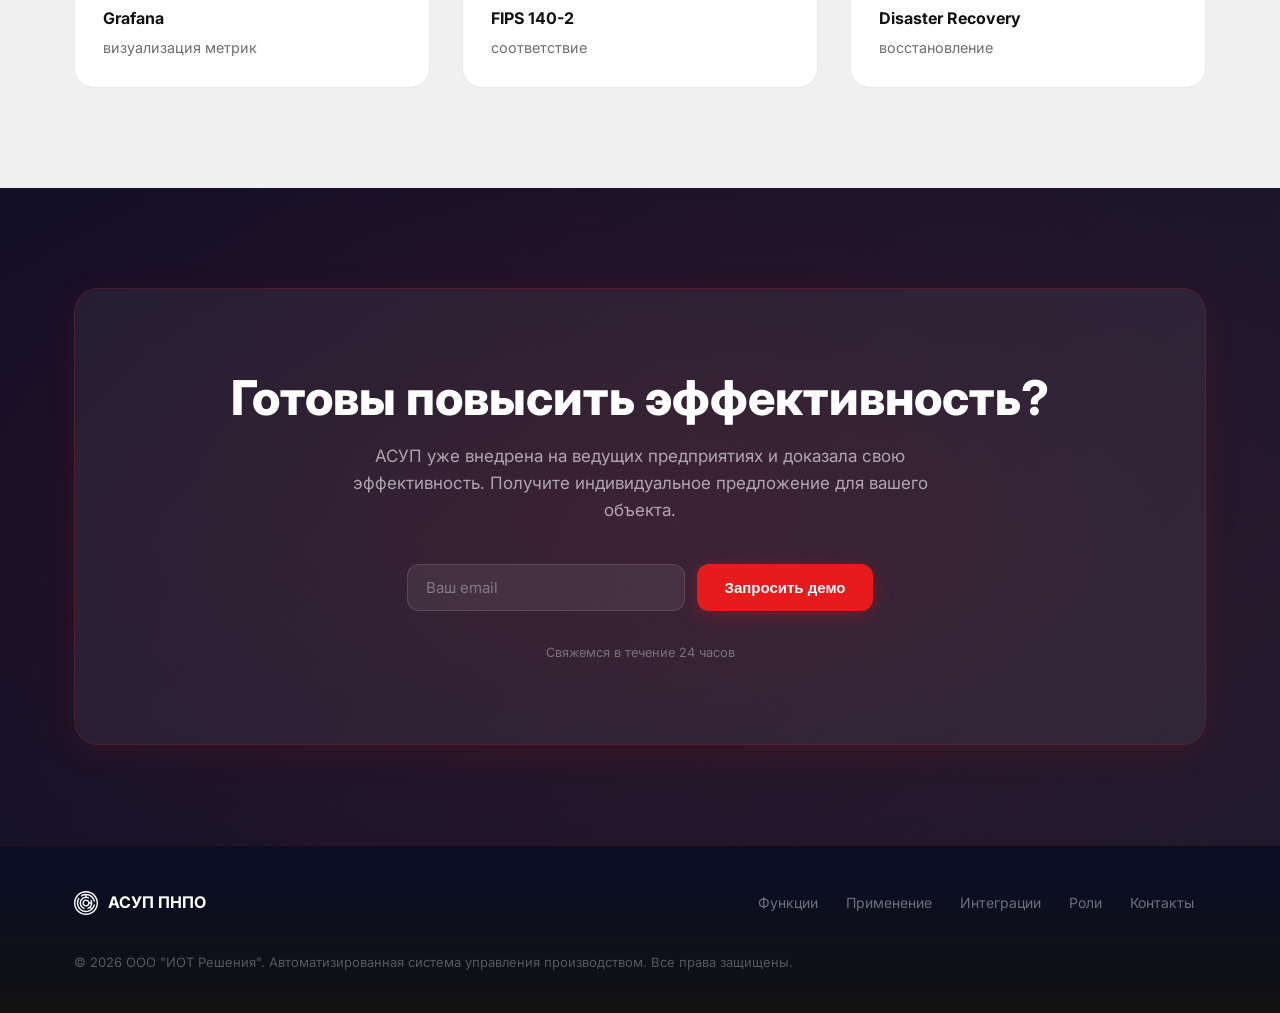
<file: mobile.html>
<!DOCTYPE html>
<html lang="ru">
<head>
  <meta charset="UTF-8" />
  <meta name="viewport" content="width=device-width, initial-scale=1.0" />
  <meta http-equiv="Cache-Control" content="no-cache, no-store, must-revalidate" />
  <meta http-equiv="Pragma" content="no-cache" />
  <meta http-equiv="Expires" content="0" />
  <title>АСУП ПНПО
              <span style="font-size: 0.9rem; opacity: 0.85;">Управление светлыми нефтепродуктами и битумными материалами</title>
  <meta name="description" content="АСУП ПНПО
              <span style="font-size: 0.9rem; opacity: 0.85;">автоматизированная система управления производством для нефтехранилищ светлых нефтепродуктов, битумных материалов и ТЗК аэропортов. Мониторинг в реальном времени, контроль качества, оптимизация процессов." />
  <link rel="stylesheet" href="styles.css" />
  <link rel="preconnect" href="https://fonts.googleapis.com" />
  <link href="https://fonts.googleapis.com/css2?family=Inter:wght@300;400;500;600;700;800&display=swap" rel="stylesheet" />
  <style>
    @media (max-width: 768px) {
      .hero__sub { display: none !important; visibility: hidden !important; height: 0 !important; }
      .hero__badge { display: none !important; visibility: hidden !important; height: 0 !important; }
    }

    @media (max-width: 640px) {
      .hero__actions { margin-bottom: 10px !important; }
      .hero { overflow: hidden !important; }
      .integrations__sub { margin-bottom: 60px !important; padding-bottom: 20px !important; }
    }

    .integ__badge {
      white-space: normal !important;
      word-break: break-word !important;
      flex-wrap: wrap !important;
      display: inline-flex !important;
      margin-bottom: 4px !important;
    }

    .integrations__grid {
      display: flex !important;
      flex-wrap: wrap !important;
      gap: 8px !important;
      justify-content: center !important;
    }

    .integrations__title,
    .integrations__sub {
      word-break: break-word !important;
      line-height: 1.3 !important;
      margin-bottom: 8px !important;
    }
  </style>
</head>
<body>

  <!-- NAV -->
  <nav class="nav" id="nav">
    <div class="container nav__inner">
      <a href="#" class="nav__logo">
        <svg width="38" height="38" viewBox="0 0 92 92" fill="none" xmlns="http://www.w3.org/2000/svg" aria-hidden="true" style="flex-shrink:0">
          <path d="M21.5625 46C21.5625 56.359 28.1356 65.6278 37.9189 69.0643C39.3234 69.5576 40.8618 68.8192 41.3553 67.4146C41.8487 66.0102 41.11 64.4717 39.7055 63.9783C32.078 61.2991 26.9531 54.0741 26.9531 46C26.9531 35.4974 35.4974 26.9531 46 26.9531C48.8905 26.9531 51.6673 27.5867 54.2538 28.8359C55.5942 29.4838 57.2055 28.9218 57.8531 27.5815C58.5007 26.2412 57.939 24.6298 56.5985 23.9822C54.0883 22.7695 51.4395 22.009 48.6953 21.7091V16.2966C61.7027 17.4897 72.2824 26.9891 75.0947 39.4083C75.4228 40.8575 76.8633 41.7709 78.3186 41.4419C79.7705 41.1132 80.6808 39.6698 80.3521 38.2179C76.8019 22.5386 62.7438 10.7812 46 10.7812C39.3338 10.7812 32.8392 12.661 27.2185 16.2172C25.9605 17.013 25.5859 18.6782 26.3819 19.936C27.1777 21.1941 28.8431 21.5686 30.1007 20.7726C34.0966 18.2444 38.6157 16.7217 43.3047 16.2978V21.7118C31.0935 23.0579 21.5625 33.4361 21.5625 46Z" fill="#E61C1C"/>
          <path d="M78.3182 50.5587C76.8669 50.2299 75.4231 51.1404 75.0943 52.5922C74.0553 57.1809 71.909 61.4729 68.8974 65.0857L65.0704 61.2587C68.462 57.0183 70.4375 51.674 70.4375 46C70.4375 42.2907 69.6235 38.7248 68.0178 35.4013C67.3702 34.0612 65.759 33.4995 64.4183 34.1469C63.078 34.7945 62.5163 36.406 63.1639 37.7464C64.0198 39.518 64.5865 41.379 64.8586 43.3047H59.388C58.133 37.0613 52.6077 32.3438 46.0002 32.3438C38.47 32.3438 32.3439 38.4699 32.3439 46C32.3439 53.5302 38.47 59.6563 46.0002 59.6563C52.6077 59.6563 58.133 54.9388 59.388 48.6953H64.8516C63.8548 55.6464 59.0613 61.6016 52.2945 63.9785C50.8902 64.4719 50.1515 66.0104 50.6447 67.4148C51.1382 68.8193 52.6766 69.5578 54.0811 69.0645C56.734 68.1327 59.1483 66.769 61.2621 65.0739L65.0887 68.9005C59.7206 73.384 52.9235 75.8282 46 75.8282C29.5527 75.8282 16.1719 62.4474 16.1719 46C16.1719 40.3557 17.7628 34.858 20.7726 30.1009C21.5686 28.8429 21.194 27.1779 19.936 26.3821C18.678 25.5863 17.0132 25.9607 16.2172 27.2187C12.661 32.8394 10.7812 39.3338 10.7812 46C10.7812 65.4198 26.5803 81.2188 46 81.2188C62.7442 81.2188 76.8013 69.462 80.3519 53.7827C80.6806 52.331 79.7701 50.8875 78.3182 50.5587ZM46 54.2657C41.4424 54.2657 37.7344 50.5576 37.7344 46C37.7344 41.4424 41.4424 37.7344 46 37.7344C50.5576 37.7344 54.2656 41.4424 54.2656 46C54.2656 50.5576 50.5576 54.2657 46 54.2657Z" fill="#E61C1C"/>
          <path d="M46 0C20.5771 0 0 20.5737 0 46C0 71.4229 20.5737 92 46 92C71.4227 92 92 71.4263 92 46C92 20.5771 71.4263 0 46 0ZM46 86.6094C23.5565 86.6094 5.39062 68.4467 5.39062 46C5.39062 23.5565 23.5533 5.39062 46 5.39062C68.4433 5.39062 86.6094 23.5531 86.6094 46C86.6094 68.4433 68.4469 86.6094 46 86.6094Z" fill="#E61C1C"/>
        </svg>
        АСУП ПНПО
      </a>
      <ul class="nav__links">
        <li><a href="#modules">Функции</a></li>
        <li><a href="#industries">Применение</a></li>
        <li><a href="#integrations">Интеграции</a></li>
        <li><a href="#roles">Роли</a></li>
        <li><a href="#cta">Контакты</a></li>
      </ul>
      <button class="nav__burger" id="burger" aria-label="Меню">
        <span></span><span></span><span></span>
      </button>
    </div>
  </nav>

  <!-- HERO -->
  <section class="hero">
    <div class="hero__glow hero__glow--1"></div>
    <div class="hero__glow hero__glow--2"></div>
    <div class="container hero__inner">
      <div class="hero__badge fade-in" style="display: none !important;">Производственная система управления реального времени</div>
      <h1 class="hero__title fade-in">
        Управление предприятием<br />
        <span class="gradient-text">нефтепродуктообеспечения</span>
      </h1>
      <p class="hero__sub fade-in" style="display: none !important; max-height: 0; overflow: hidden;">
        Единая платформа для нефтехранилищ светлых нефтепродуктов, битумных материалов и ТЗК аэропортов: мониторинг оборудования, контроль качества, управление остатками, учет движения продукции и оптимизация всех бизнес-процессов в режиме реального времени.
      </p>
      <div class="hero__actions fade-in">
        <a href="#cta" class="btn btn--primary">Запросить демо на ваших данных</a>
        <a href="#modules" class="btn btn--ghost">Смотреть возможности</a>
      </div>
      <div class="hero__dashboard fade-in" aria-hidden="true" style="width: 100%; max-width: 100%; overflow-x: hidden;">
        <div class="dashboard" style="width: 100%; box-sizing: border-box;">
          <div class="dashboard__header" style="width: 100%; box-sizing: border-box;">
            <div class="dashboard__title">Управление производством ПНПО</div>
            <div class="dashboard__live"><span class="dot dot--green"></span>Онлайн</div>
          </div>

          <!-- Текущие задачи -->
          <div style="padding: 10px 0; border-bottom: 1px solid rgba(0,0,0,0.06); box-sizing: border-box; width: 100%;">
            <div style="font-size: 10px; font-weight: 700; color: #999; text-transform: uppercase; letter-spacing: 0.3px; margin-bottom: 6px;">Задачи</div>
            <div style="display: grid; gap: 6px; width: 100%; box-sizing: border-box;">
              <div style="background: linear-gradient(to right, #f0fdf4, #ffffff); border: 1px solid #dcfce7; border-radius: 6px; padding: 8px 10px; display: flex; align-items: center; gap: 8px; box-sizing: border-box; width: 100%; min-width: 0;">
                <div style="width: 3px; height: 3px; background: #16a34a; border-radius: 50%; flex-shrink: 0;"></div>
                <div style="flex: 1; min-width: 0; overflow: hidden;">
                  <div style="font-size: 12px; font-weight: 600; color: #111; white-space: nowrap; overflow: hidden; text-overflow: ellipsis;">Приемка НП РВС-1</div>
                  <div style="font-size: 10px; color: #999;">234.5 / 250 м³</div>
                </div>
                <div style="background: #16a34a; color: white; padding: 3px 8px; border-radius: 4px; font-size: 10px; font-weight: 700; white-space: nowrap; flex-shrink: 0;">ВЫПОЛНЯЕТСЯ</div>
              </div>
              <div style="background: linear-gradient(to right, #fffbf0, #ffffff); border: 1px solid #fed7aa; border-radius: 6px; padding: 8px 10px; display: flex; align-items: center; gap: 8px; box-sizing: border-box; width: 100%; min-width: 0;">
                <div style="width: 3px; height: 3px; background: #ea580c; border-radius: 50%; flex-shrink: 0;"></div>
                <div style="flex: 1; min-width: 0; overflow: hidden;">
                  <div style="font-size: 12px; font-weight: 600; color: #111; white-space: nowrap; overflow: hidden; text-overflow: ellipsis;">Контроль качества</div>
                  <div style="font-size: 10px; color: #999;">5 проб</div>
                </div>
                <div style="background: #ea580c; color: white; padding: 3px 8px; border-radius: 4px; font-size: 10px; font-weight: 700; white-space: nowrap; flex-shrink: 0;">ОЖИДАНИЕ</div>
              </div>
              <div style="background: linear-gradient(to right, #f5f5f5, #ffffff); border: 1px solid #e5e5e5; border-radius: 6px; padding: 8px 10px; display: flex; align-items: center; gap: 8px; box-sizing: border-box; width: 100%; min-width: 0;">
                <div style="width: 3px; height: 3px; background: #6b7280; border-radius: 50%; flex-shrink: 0;"></div>
                <div style="flex: 1; min-width: 0; overflow: hidden;">
                  <div style="font-size: 12px; font-weight: 600; color: #111; white-space: nowrap; overflow: hidden; text-overflow: ellipsis;">Отпуск в ТС</div>
                  <div style="font-size: 10px; color: #999;">180 м³</div>
                </div>
                <div style="background: #6b7280; color: white; padding: 3px 8px; border-radius: 4px; font-size: 10px; font-weight: 700; white-space: nowrap; flex-shrink: 0;">ГОТОВО</div>
              </div>
            </div>
          </div>

          <!-- Метрики -->
          <div style="padding: 10px 0; width: 100%; box-sizing: border-box;">
            <div style="font-size: 10px; font-weight: 700; color: #999; text-transform: uppercase; letter-spacing: 0.3px; margin-bottom: 6px;">Показатели</div>
            <div style="display: grid; grid-template-columns: repeat(3, 1fr); gap: 8px; width: 100%; box-sizing: border-box;">
              <div style="background: #f0f9ff; border: 1px solid #e0f2fe; border-radius: 6px; padding: 8px; box-sizing: border-box; min-width: 0;">
                <div style="font-size: 9px; color: #666; text-transform: uppercase; font-weight: 600; margin-bottom: 3px;">Баланс</div>
                <div style="font-size: 14px; font-weight: 800; color: #16a34a;">+0.08%</div>
              </div>
              <div style="background: #fef3c7; border: 1px solid #fde68a; border-radius: 6px; padding: 8px; box-sizing: border-box; min-width: 0;">
                <div style="font-size: 9px; color: #666; text-transform: uppercase; font-weight: 600; margin-bottom: 3px;">Температура</div>
                <div style="font-size: 14px; font-weight: 800; color: #ea580c;">18.2°C</div>
              </div>
              <div style="background: #f0fdf4; border: 1px solid #dcfce7; border-radius: 6px; padding: 8px; box-sizing: border-box; min-width: 0;">
                <div style="font-size: 9px; color: #666; text-transform: uppercase; font-weight: 600; margin-bottom: 3px;">Оборудование</div>
                <div style="font-size: 14px; font-weight: 800; color: #16a34a;">3/3</div>
              </div>
            </div>
          </div>
        </div>
      </div>
    </div>
  </section>

  <!-- PAIN POINTS -->
  <section class="pain section">
    <div class="container">
      <h2 class="section__title">Вызовы предприятий нефтепродуктообеспечения</h2>
      <div class="pain__grid">
        <div class="pain__card">
          <span class="pain__icon">🔐</span>
          <h3>Сохранность продукции</h3>
          <p>Потери нефтепродуктов на приемке, хранении и отпуске. Необходим полный контроль остатков и выявление потерь.</p>
        </div>
        <div class="pain__card">
          <span class="pain__icon">⏱️</span>
          <h3>Простои оборудования</h3>
          <p>Незапланированные остановки технологического оборудования. Нужна предиктивная диагностика и быстрое восстановление.</p>
        </div>
        <div class="pain__card">
          <span class="pain__icon">📊</span>
          <h3>Управление процессами</h3>
          <p>Разрозненная информация из разных систем. Требуется единая платформа для всех операций в реальном времени.</p>
        </div>
      </div>
    </div>
  </section>

  <!-- MODULES TABS -->
  <section class="modules section" id="modules">
    <div class="container">
      <h2 class="section__title">Функциональные модули системы</h2>
      <div class="tabs">
        <button class="tab tab--active" data-tab="operator">Интерфейс оператора</button>
        <button class="tab" data-tab="logistics">Интерфейс логистики</button>
        <button class="tab" data-tab="metrology">Интерфейс метрологии</button>
        <button class="tab" data-tab="quality">Контроль качества</button>
        <button class="tab" data-tab="maintenance">Техническое обслуживание</button>
        <button class="tab" data-tab="accounting">Учет движения НП</button>
      </div>

      <div class="modules__grid" id="operator" style="display: grid;">
        <div class="module__card">
          <span class="module__icon">📊</span>
          <h3>Мониторинг оборудования</h3>
          <p>Отслеживание параметров работы технологического оборудования в режиме реального времени</p>
          <span class="module__tag">Оператор</span>
        </div>
        <div class="module__card">
          <span class="module__icon">📄</span>
          <h3>Журнал приема/отгрузки</h3>
          <p>Автоматизированный учет приема и отгрузки НП с расчетом массы и объема</p>
          <span class="module__tag">Оператор</span>
        </div>
        <div class="module__card">
          <span class="module__icon">🗂️</span>
          <h3>Электронная база поставок</h3>
          <p>Сводная база ТТН, информация о перевозчиках и результаты измерений</p>
          <span class="module__tag">Оператор</span>
        </div>
      </div>

      <div class="modules__grid" id="logistics" style="display: none;">
        <div class="module__card">
          <span class="module__icon">📊</span>
          <h3>Онлайн мониторинг остатков</h3>
          <p>Контроль уровней и объемов в резервуарах в реальном времени</p>
          <span class="module__tag">Логистика</span>
        </div>
        <div class="module__card">
          <span class="module__icon">🏗️</span>
          <h3>Параметры резервуарного парка</h3>
          <p>Полная информация о парке резервуаров, их характеристиках и состоянии</p>
          <span class="module__tag">Логистика</span>
        </div>
        <div class="module__card">
          <span class="module__icon">📍</span>
          <h3>Электронная очередь</h3>
          <p>Управление очередью автоцистерн с отображением на информационных табло</p>
          <span class="module__tag">Логистика</span>
        </div>
      </div>

      <div class="modules__grid" id="metrology" style="display: none;">
        <div class="module__card">
          <span class="module__icon">📅</span>
          <h3>График поверок</h3>
          <p>Планирование и контроль графика поверки и калибровки средств измерения</p>
          <span class="module__tag">Метрология</span>
        </div>
        <div class="module__card">
          <span class="module__icon">✅</span>
          <h3>Результаты КМХ</h3>
          <p>Ведение и анализ результатов комплексных метрологических характеристик</p>
          <span class="module__tag">Метрология</span>
        </div>
        <div class="module__card">
          <span class="module__icon">📊</span>
          <h3>Мониторинг параметров</h3>
          <p>Онлайн контроль уровня, объема, температуры и массы нефтепродуктов</p>
          <span class="module__tag">Метрология</span>
        </div>
      </div>

      <div class="modules__grid" id="quality" style="display: none;">
        <div class="module__card">
          <span class="module__icon">📝</span>
          <h3>Журнал регистрации проб</h3>
          <p>Электронная регистрация всех отбираемых проб с полной трассировкой</p>
          <span class="module__tag">Качество</span>
        </div>
        <div class="module__card">
          <span class="module__icon">🧪</span>
          <h3>Лабораторные испытания</h3>
          <p>Планирование и выполнение плановых и внеплановых испытаний</p>
          <span class="module__tag">Качество</span>
        </div>
        <div class="module__card">
          <span class="module__icon">📊</span>
          <h3>Статистика отклонений</h3>
          <p>Анализ отклонений качества, смешений и некондиции продукции</p>
          <span class="module__tag">Качество</span>
        </div>
      </div>

      <div class="modules__grid" id="maintenance" style="display: none;">
        <div class="module__card">
          <span class="module__icon">📅</span>
          <h3>График ТОиР</h3>
          <p>Календарный план плановых и внеплановых работ по техническому обслуживанию и ремонту оборудования</p>
          <span class="module__tag">ТОиР</span>
        </div>
        <div class="module__card">
          <span class="module__icon">🔧</span>
          <h3>Заявки на ремонт</h3>
          <p>Создание, приоритизация, отслеживание выполнения и закрытие работ по восстановлению оборудования</p>
          <span class="module__tag">ТОиР</span>
        </div>
        <div class="module__card">
          <span class="module__icon">📋</span>
          <h3>Архив работ</h3>
          <p>Полный реестр выполненных работ, использованных материалов, затрат времени и гарантийных сроков</p>
          <span class="module__tag">ТОиР</span>
        </div>
      </div>

      <div class="modules__grid" id="accounting" style="display: none;">
        <div class="module__card">
          <span class="module__icon">🧮</span>
          <h3>Материальный баланс</h3>
          <p>Автоматический расчет материального баланса приемки и отпуска</p>
          <span class="module__tag">Учет</span>
        </div>
        <div class="module__card">
          <span class="module__icon">📋</span>
          <h3>Инвентаризации</h3>
          <p>Планирование, проведение и фиксация результатов инвентаризаций</p>
          <span class="module__tag">Учет</span>
        </div>
        <div class="module__card">
          <span class="module__icon">📈</span>
          <h3>Динамические дашборды</h3>
          <p>Аналитические дашборды с отклонениями бизнес-процессов</p>
          <span class="module__tag">Учет</span>
        </div>
      </div>
    </div>
  </section>

  <!-- INDUSTRIES -->
  <section class="industries section" id="industries">
    <div class="container">
      <h2 class="section__title">Применение по типам объектов</h2>
      <div class="industries__grid">
        <div class="industry__card">
          <span class="industry__icon">🏭</span>
          <h3>Нефтехранилища светлых НП</h3>
          <p>Полное управление производством на нефтехранилищах светлых нефтепродуктов: приемка, хранение, контроль качества и отпуск продукции</p>
        </div>
        <div class="industry__card">
          <span class="industry__icon">⚫</span>
          <h3>Битумные материалы</h3>
          <p>Управление хранением и отпуском битумных материалов с контролем физико-химических характеристик и соответствием ГОСТ</p>
        </div>
        <div class="industry__card">
          <span class="industry__icon">✈️</span>
          <h3>ТЗК Аэропортов</h3>
          <p>Система мониторинга и управления топливозаправочными комплексами аэропортов с высокими требованиями к надежности и безопасности</p>
        </div>
      </div>
    </div>
  </section>

  <!-- HOW IT WORKS -->
  <section class="how section">
    <div class="container">
      <h2 class="section__title">Как система помогает бизнесу</h2>
      <div class="how__steps">
        <div class="how__step">
          <div class="how__num">1</div>
          <h3>Мониторинг</h3>
          <p>Мониторинг всех параметров в реальном времени 24/7 с алертами при отклонениях. Полный контроль оборудования, остатков и критических процессов</p>
        </div>
        <span class="how__arrow">→</span>
        <div class="how__step">
          <div class="how__num">2</div>
          <h3>Автоматизация</h3>
          <p>Автоматизация расчетов и документооборота. Управление резервуарным парком, запасами и контроль качества нефтепродуктов на каждом этапе</p>
        </div>
        <span class="how__arrow">→</span>
        <div class="how__step">
          <div class="how__num">3</div>
          <h3>Интеграция</h3>
          <p>Интеграция с внешними системами (LIMS, ERP, SCADA, OPC). Единая экосистема с надежным обменом данных в реальном времени</p>
        </div>
        <span class="how__arrow">→</span>
        <div class="how__step">
          <div class="how__num">4</div>
          <h3>Оптимизация</h3>
          <p>Аналитика и отчеты для оптимизации. Снижение потерь, простоев и OPEX на основе данных реального времени</p>
        </div>
      </div>
    </div>
  </section>

  <!-- ROLES -->
  <section class="roles section" id="roles">
    <div class="container">
      <h2 class="section__title">Интерфейсы для всех ролей</h2>
      <div class="roles__grid">
        <div class="role__card">
          <div class="role__avatar" style="font-size: 24px;">👤</div>
          <h3>Оператор</h3>
          <p>Контроль операций приема/отгрузки НП и регистрация событий</p>
        </div>
        <div class="role__card">
          <div class="role__avatar" style="font-size: 24px;">🎛️</div>
          <h3>Мастер смены</h3>
          <p>Управление производством, контроль процессов и фиксация инцидентов</p>
        </div>
        <div class="role__card">
          <div class="role__avatar" style="font-size: 24px;">🧪</div>
          <h3>Лаборант</h3>
          <p>Регистрация проб и управление испытаниями качества</p>
        </div>
        <div class="role__card">
          <div class="role__avatar" style="font-size: 24px;">📊</div>
          <h3>Начальник объекта</h3>
          <p>Аналитика, управление ресурсами и прием смены</p>
        </div>
        <div class="role__card">
          <div class="role__avatar" style="font-size: 24px;">⚙️</div>
          <h3>Администратор</h3>
          <p>Конфигурирование системы и техническая поддержка</p>
        </div>
        <div class="role__card">
          <div class="role__avatar" style="font-size: 24px;">🚛</div>
          <h3>Водитель</h3>
          <p>Электронная очередь и отслеживание процесса загрузки</p>
        </div>
        <div class="role__card">
          <div class="role__avatar" style="font-size: 24px;">🛡️</div>
          <h3>Охранник</h3>
          <p>Контроль въезда и безопасность на объекте</p>
        </div>
        <div class="role__card">
          <div class="role__avatar" style="font-size: 24px;">🏭</div>
          <h3>Служба эксплуатации</h3>
          <p>Управление ТОиР, планирование работ, контроль исправности оборудования</p>
        </div>
      </div>
    </div>
  </section>

  <!-- RESULTS -->
  <section class="trust section">
    <div class="container">
      <h2 class="section__title">Доказанные результаты внедрения</h2>
      <div class="solution__numbers">
        <div class="stat__card">
          <div class="stat__value">↓ 30%</div>
          <div class="stat__label">Сокращение технологических потерь НП</div>
        </div>
        <div class="stat__card">
          <div class="stat__value">↓ 30%</div>
          <div class="stat__label">Снижение простоев оборудования</div>
        </div>
        <div class="stat__card">
          <div class="stat__value">↓ 21%</div>
          <div class="stat__label">Сокращение времени ремонтов</div>
        </div>
        <div class="stat__card">
          <div class="stat__value">99%</div>
          <div class="stat__label">Обеспечение SLA надежности</div>
        </div>
        <div class="stat__card">
          <div class="stat__value">↓ 5%</div>
          <div class="stat__label">Снижение OPEX</div>
        </div>
        <div class="stat__card">
          <div class="stat__value">100%</div>
          <div class="stat__label">Автоматизация процессов учета</div>
        </div>
      </div>
    </div>
  </section>

  <!-- INTEGRATIONS -->
  <section class="integrations section" id="integrations">
    <div class="container">
      <h2 class="section__title">Интеграции и экосистема</h2>
      <p class="integrations__sub" style="margin-bottom: 60px !important; padding-bottom: 30px !important; line-height: 1.8 !important;">АСУП интегрируется с ведущими системами предприятия для безопасного обмена данными в реальном времени</p>
      <div class="integrations__row">
        <div class="integ__badge">
          <span class="integ__logo" style="background: #004B87;">1С</span>
          1С: Учет
        </div>
        <div class="integ__badge">
          <span class="integ__logo" style="background: #2563EB;">ERP</span>
          SAP, Oracle
        </div>
        <div class="integ__badge">
          <span class="integ__logo" style="background: #7C3AED;">LIMS</span>
          Лабораторная информация
        </div>
        <div class="integ__badge">
          <span class="integ__logo" style="background: #D97706;">SCADA</span>
          Управление процессами
        </div>
        <div class="integ__badge">
          <span class="integ__logo" style="background: #059669;">OPC</span>
          OPC UA / MQTT
        </div>
        <div class="integ__badge">
          <span class="integ__logo" style="background: #DC2626;">РЖД</span>
          ЭТРАН
        </div>
      </div>
      <div class="integrations__row">
        <div class="integ__badge">
          <span class="integ__logo" style="background: #16A34A;">REST</span>
          REST API
        </div>
        <div class="integ__badge">
          <span class="integ__logo" style="background: #7C3AED;">WebSocket</span>
          Real-time sync
        </div>
        <div class="integ__badge">
          <span class="integ__logo" style="background: #2563EB;">SOAP</span>
          XML Exchange
        </div>
        <div class="integ__badge">
          <span class="integ__logo" style="background: #EA580C;">Artimis</span>
          Очередь сообщений
        </div>
        <div class="integ__badge">
          <span class="integ__logo" style="background: #059669;">RocksDB</span>
          Fast Storage
        </div>
        <div class="integ__badge">
          <span class="integ__logo" style="background: #4F46E5;">LDAP/AD</span>
          Directory Service
        </div>
      </div>
      <p class="integrations__note">Поддержка кастомных интеграций и расширений через открытый Plugin SPI</p>
    </div>
  </section>

  <!-- TECH STACK -->
  <section class="tech-stack section">
    <div class="container">
      <h2 class="section__title">Стек технологий</h2>
      <p style="text-align: center; color: var(--text-2); margin-bottom: 3rem; font-size: 1.05rem;">Платформа построена на проверенных, масштабируемых и надежных технологиях</p>

      <div style="display: grid; grid-template-columns: repeat(auto-fit, minmax(280px, 1fr)); gap: 2rem;">
        <!-- Backend -->
        <div class="tech__card">
          <h3 style="color: var(--text); margin-bottom: 1.5rem; font-size: 1.3rem;">🔧 Backend</h3>
          <ul style="list-style: none; display: flex; flex-direction: column; gap: 1rem;">
            <li style="display: flex; flex-direction: column; gap: 0.3rem; color: var(--text-2);">
              <strong style="color: var(--text);">Java</strong>
              <span style="font-size: 0.9rem; opacity: 0.85;">основной язык платформы</span>
            </li>
            <li style="display: flex; flex-direction: column; gap: 0.3rem; color: var(--text-2);">
              <strong style="color: var(--text);">Spring Boot</strong>
              <span style="font-size: 0.9rem; opacity: 0.85;">микросервисная архитектура</span>
            </li>
            <li style="display: flex; flex-direction: column; gap: 0.3rem; color: var(--text-2);">
              <strong style="color: var(--text);">Tomcat</strong>
              <span style="font-size: 0.9rem; opacity: 0.85;">высокопроизводительный сервер</span>
            </li>
            <li style="display: flex; flex-direction: column; gap: 0.3rem; color: var(--text-2);">
              <strong style="color: var(--text);">RocksDB</strong>
              <span style="font-size: 0.9rem; opacity: 0.85;">быстрое хранилище</span>
            </li>
            <li style="display: flex; flex-direction: column; gap: 0.3rem; color: var(--text-2);">
              <strong style="color: var(--text);">Apache Artemis</strong>
              <span style="font-size: 0.9rem; opacity: 0.85;">очередь сообщений</span>
            </li>
          </ul>
        </div>

        <!-- Database -->
        <div class="tech__card">
          <h3 style="color: var(--text); margin-bottom: 1.5rem; font-size: 1.3rem;">📊 Данные</h3>
          <ul style="list-style: none; display: flex; flex-direction: column; gap: 1rem;">
            <li style="display: flex; flex-direction: column; gap: 0.3rem; color: var(--text-2);">
              <strong style="color: var(--text);">PostgreSQL</strong>
              <span style="font-size: 0.9rem; opacity: 0.85;">основная база данных</span>
            </li>
            <li style="display: flex; flex-direction: column; gap: 0.3rem; color: var(--text-2);">
              <strong style="color: var(--text);">TimescaleDB</strong>
              <span style="font-size: 0.9rem; opacity: 0.85;">временные ряды</span>
            </li>
            <li style="display: flex; flex-direction: column; gap: 0.3rem; color: var(--text-2);">
              <strong style="color: var(--text);">Redis</strong>
              <span style="font-size: 0.9rem; opacity: 0.85;">кэширование</span>
            </li>
            <li style="display: flex; flex-direction: column; gap: 0.3rem; color: var(--text-2);">
              <strong style="color: var(--text);">ElasticSearch</strong>
              <span style="font-size: 0.9rem; opacity: 0.85;">полнотекстовый поиск</span>
            </li>
            <li style="display: flex; flex-direction: column; gap: 0.3rem; color: var(--text-2);">
              <strong style="color: var(--text);">ClickHouse</strong>
              <span style="font-size: 0.9rem; opacity: 0.85;">аналитика</span>
            </li>
          </ul>
        </div>

        <!-- Frontend -->
        <div class="tech__card">
          <h3 style="color: var(--text); margin-bottom: 1.5rem; font-size: 1.3rem;">🎨 Frontend</h3>
          <ul style="list-style: none; display: flex; flex-direction: column; gap: 1rem;">
            <li style="display: flex; flex-direction: column; gap: 0.3rem; color: var(--text-2);">
              <strong style="color: var(--text);">React</strong>
              <span style="font-size: 0.9rem; opacity: 0.85;">современный UI</span>
            </li>
            <li style="display: flex; flex-direction: column; gap: 0.3rem; color: var(--text-2);">
              <strong style="color: var(--text);">TypeScript</strong>
              <span style="font-size: 0.9rem; opacity: 0.85;">типизированность</span>
            </li>
            <li style="display: flex; flex-direction: column; gap: 0.3rem; color: var(--text-2);">
              <strong style="color: var(--text);">Tailwind CSS</strong>
              <span style="font-size: 0.9rem; opacity: 0.85;">стилизация</span>
            </li>
            <li style="display: flex; flex-direction: column; gap: 0.3rem; color: var(--text-2);">
              <strong style="color: var(--text);">WebSocket API</strong>
              <span style="font-size: 0.9rem; opacity: 0.85;">real-time</span>
            </li>
            <li style="display: flex; flex-direction: column; gap: 0.3rem; color: var(--text-2);">
              <strong style="color: var(--text);">D3.js / Recharts</strong>
              <span style="font-size: 0.9rem; opacity: 0.85;">визуализация</span>
            </li>
          </ul>
        </div>

        <!-- DevOps -->
        <div class="tech__card">
          <h3 style="color: var(--text); margin-bottom: 1.5rem; font-size: 1.3rem;">⚙️ DevOps</h3>
          <ul style="list-style: none; display: flex; flex-direction: column; gap: 1rem;">
            <li style="display: flex; flex-direction: column; gap: 0.3rem; color: var(--text-2);">
              <strong style="color: var(--text);">Docker</strong>
              <span style="font-size: 0.9rem; opacity: 0.85;">контейнеризация</span>
            </li>
            <li style="display: flex; flex-direction: column; gap: 0.3rem; color: var(--text-2);">
              <strong style="color: var(--text);">Kubernetes</strong>
              <span style="font-size: 0.9rem; opacity: 0.85;">оркестрация</span>
            </li>
            <li style="display: flex; flex-direction: column; gap: 0.3rem; color: var(--text-2);">
              <strong style="color: var(--text);">GitLab CI/CD</strong>
              <span style="font-size: 0.9rem; opacity: 0.85;">деплой</span>
            </li>
            <li style="display: flex; flex-direction: column; gap: 0.3rem; color: var(--text-2);">
              <strong style="color: var(--text);">Prometheus</strong>
              <span style="font-size: 0.9rem; opacity: 0.85;">мониторинг</span>
            </li>
            <li style="display: flex; flex-direction: column; gap: 0.3rem; color: var(--text-2);">
              <strong style="color: var(--text);">Grafana</strong>
              <span style="font-size: 0.9rem; opacity: 0.85;">визуализация метрик</span>
            </li>
          </ul>
        </div>

        <!-- Security -->
        <div class="tech__card">
          <h3 style="color: var(--text); margin-bottom: 1.5rem; font-size: 1.3rem;">🔐 Безопасность</h3>
          <ul style="list-style: none; display: flex; flex-direction: column; gap: 1rem;">
            <li style="display: flex; flex-direction: column; gap: 0.3rem; color: var(--text-2);">
              <strong style="color: var(--text);">OAuth 2.0 / JWT</strong>
              <span style="font-size: 0.9rem; opacity: 0.85;">аутентификация</span>
            </li>
            <li style="display: flex; flex-direction: column; gap: 0.3rem; color: var(--text-2);">
              <strong style="color: var(--text);">LDAP / Active Directory</strong>
              <span style="font-size: 0.9rem; opacity: 0.85;">интеграция</span>
            </li>
            <li style="display: flex; flex-direction: column; gap: 0.3rem; color: var(--text-2);">
              <strong style="color: var(--text);">TLS 1.3</strong>
              <span style="font-size: 0.9rem; opacity: 0.85;">шифрование</span>
            </li>
            <li style="display: flex; flex-direction: column; gap: 0.3rem; color: var(--text-2);">
              <strong style="color: var(--text);">Audit Logging</strong>
              <span style="font-size: 0.9rem; opacity: 0.85;">логирование</span>
            </li>
            <li style="display: flex; flex-direction: column; gap: 0.3rem; color: var(--text-2);">
              <strong style="color: var(--text);">FIPS 140-2</strong>
              <span style="font-size: 0.9rem; opacity: 0.85;">соответствие</span>
            </li>
          </ul>
        </div>

        <!-- Scalability -->
        <div class="tech__card">
          <h3 style="color: var(--text); margin-bottom: 1.5rem; font-size: 1.3rem;">📈 Масштабирование</h3>
          <ul style="list-style: none; display: flex; flex-direction: column; gap: 1rem;">
            <li style="display: flex; flex-direction: column; gap: 0.3rem; color: var(--text-2);">
              <strong style="color: var(--text);">Horizontal Scaling</strong>
              <span style="font-size: 0.9rem; opacity: 0.85;">масштабирование</span>
            </li>
            <li style="display: flex; flex-direction: column; gap: 0.3rem; color: var(--text-2);">
              <strong style="color: var(--text);">Load Balancing</strong>
              <span style="font-size: 0.9rem; opacity: 0.85;">балансировка</span>
            </li>
            <li style="display: flex; flex-direction: column; gap: 0.3rem; color: var(--text-2);">
              <strong style="color: var(--text);">Multi-Tenancy</strong>
              <span style="font-size: 0.9rem; opacity: 0.85;">мультитенантность</span>
            </li>
            <li style="display: flex; flex-direction: column; gap: 0.3rem; color: var(--text-2);">
              <strong style="color: var(--text);">High Availability</strong>
              <span style="font-size: 0.9rem; opacity: 0.85;">высокая доступность</span>
            </li>
            <li style="display: flex; flex-direction: column; gap: 0.3rem; color: var(--text-2);">
              <strong style="color: var(--text);">Disaster Recovery</strong>
              <span style="font-size: 0.9rem; opacity: 0.85;">восстановление</span>
            </li>
          </ul>
        </div>
      </div>
    </div>
  </section>

  <!-- CTA -->
  <section class="cta section" id="cta">
    <div class="container">
      <div class="cta__glow"></div>
      <div class="cta__inner">
        <h2 class="cta__title">Готовы повысить эффективность?</h2>
        <p class="cta__sub">АСУП уже внедрена на ведущих предприятиях и доказала свою эффективность. Получите индивидуальное предложение для вашего объекта.</p>
        <div class="cta__actions">
          <div class="cta__form">
            <input type="email" class="cta__input" placeholder="Ваш email" />
            <button class="btn btn--primary">Запросить демо</button>
          </div>
          <p class="cta__note">Свяжемся в течение 24 часов</p>
        </div>
      </div>
    </div>
  </section>

  <!-- FOOTER -->

  <!-- FOOTER -->
  <footer class="footer section">
    <div class="container footer__inner">
      <div class="footer__brand">
        <svg width="24" height="24" viewBox="0 0 92 92" fill="none" xmlns="http://www.w3.org/2000/svg" style="flex-shrink:0">
          <path d="M21.5625 46C21.5625 56.359 28.1356 65.6278 37.9189 69.0643C39.3234 69.5576 40.8618 68.8192 41.3553 67.4146C41.8487 66.0102 41.11 64.4717 39.7055 63.9783C32.078 61.2991 26.9531 54.0741 26.9531 46C26.9531 35.4974 35.4974 26.9531 46 26.9531C48.8905 26.9531 51.6673 27.5867 54.2538 28.8359C55.5942 29.4838 57.2055 28.9218 57.8531 27.5815C58.5007 26.2412 57.939 24.6298 56.5985 23.9822C54.0883 22.7695 51.4395 22.009 48.6953 21.7091V16.2966C61.7027 17.4897 72.2824 26.9891 75.0947 39.4083C75.4228 40.8575 76.8633 41.7709 78.3186 41.4419C79.7705 41.1132 80.6808 39.6698 80.3521 38.2179C76.8019 22.5386 62.7438 10.7812 46 10.7812C39.3338 10.7812 32.8392 12.661 27.2185 16.2172C25.9605 17.013 25.5859 18.6782 26.3819 19.936C27.1777 21.1941 28.8431 21.5686 30.1007 20.7726C34.0966 18.2444 38.6157 16.7217 43.3047 16.2978V21.7118C31.0935 23.0579 21.5625 33.4361 21.5625 46Z" fill="white"/>
          <path d="M78.3182 50.5587C76.8669 50.2299 75.4231 51.1404 75.0943 52.5922C74.0553 57.1809 71.909 61.4729 68.8974 65.0857L65.0704 61.2587C68.462 57.0183 70.4375 51.674 70.4375 46C70.4375 42.2907 69.6235 38.7248 68.0178 35.4013C67.3702 34.0612 65.759 33.4995 64.4183 34.1469C63.078 34.7945 62.5163 36.406 63.1639 37.7464C64.0198 39.518 64.5865 41.379 64.8586 43.3047H59.388C58.133 37.0613 52.6077 32.3438 46.0002 32.3438C38.47 32.3438 32.3439 38.4699 32.3439 46C32.3439 53.5302 38.47 59.6563 46.0002 59.6563C52.6077 59.6563 58.133 54.9388 59.388 48.6953H64.8516C63.8548 55.6464 59.0613 61.6016 52.2945 63.9785C50.8902 64.4719 50.1515 66.0104 50.6447 67.4148C51.1382 68.8193 52.6766 69.5578 54.0811 69.0645C56.734 68.1327 59.1483 66.769 61.2621 65.0739L65.0887 68.9005C59.7206 73.384 52.9235 75.8282 46 75.8282C29.5527 75.8282 16.1719 62.4474 16.1719 46C16.1719 40.3557 17.7628 34.858 20.7726 30.1009C21.5686 28.8429 21.194 27.1779 19.936 26.3821C18.678 25.5863 17.0132 25.9607 16.2172 27.2187C12.661 32.8394 10.7812 39.3338 10.7812 46C10.7812 65.4198 26.5803 81.2188 46 81.2188C62.7442 81.2188 76.8013 69.462 80.3519 53.7827C80.6806 52.331 79.7701 50.8875 78.3182 50.5587ZM46 54.2657C41.4424 54.2657 37.7344 50.5576 37.7344 46C37.7344 41.4424 41.4424 37.7344 46 37.7344C50.5576 37.7344 54.2656 41.4424 54.2656 46C54.2656 50.5576 50.5576 54.2657 46 54.2657Z" fill="white"/>
          <path d="M46 0C20.5771 0 0 20.5737 0 46C0 71.4229 20.5737 92 46 92C71.4227 92 92 71.4263 92 46C92 20.5771 71.4263 0 46 0ZM46 86.6094C23.5565 86.6094 5.39062 68.4467 5.39062 46C5.39062 23.5565 23.5533 5.39062 46 5.39062C68.4433 5.39062 86.6094 23.5531 86.6094 46C86.6094 68.4433 68.4469 86.6094 46 86.6094Z" fill="white"/>
        </svg>
        АСУП ПНПО
      </div>
      <nav class="footer__nav">
        <a href="#modules">Функции</a>
        <a href="#industries">Применение</a>
        <a href="#integrations">Интеграции</a>
        <a href="#roles">Роли</a>
        <a href="#cta">Контакты</a>
      </nav>
      <p class="footer__copy">© 2026 ООО "ИОТ Решения". Автоматизированная система управления производством. Все права защищены.</p>
    </div>
  </footer>

  <script>
    // Navigation
    const burger = document.getElementById('burger');
    const nav = document.getElementById('nav');
    const navLinks = document.querySelector('.nav__links');

    burger.addEventListener('click', () => {
      navLinks.classList.toggle('open');
    });

    window.addEventListener('scroll', () => {
      nav.classList.toggle('nav--scrolled', window.scrollY > 50);
    });

    // Tab switching
    const tabs = document.querySelectorAll('.tab');
    tabs.forEach(tab => {
      tab.addEventListener('click', () => {
        // Скрываем все гриды
        const allGrids = document.querySelectorAll('.modules__grid');
        allGrids.forEach(grid => {
          grid.style.display = 'none';
        });

        // Убираем активный класс со всех табов
        tabs.forEach(t => t.classList.remove('tab--active'));

        // Добавляем активный класс текущему табу
        tab.classList.add('tab--active');

        // Показываем нужный грид
        const tabId = tab.dataset.tab;
        const element = document.getElementById(tabId);
        if (element) element.style.display = 'grid';
      });
    });

    // FAQ
    const faqButtons = document.querySelectorAll('.faq__q');
    faqButtons.forEach(btn => {
      btn.addEventListener('click', () => {
        const answer = btn.nextElementSibling;
        btn.classList.toggle('open');
        answer.classList.toggle('open');
      });
    });

    // Smooth scroll
    document.querySelectorAll('a[href^="#"]').forEach(a => {
      a.addEventListener('click', (e) => {
        const target = document.querySelector(a.getAttribute('href'));
        if (target) {
          e.preventDefault();
          target.scrollIntoView({ behavior: 'smooth' });
          navLinks.classList.remove('open');
        }
      });
    });

    // Reveal animation
    const observerOptions = { threshold: 0.1, rootMargin: '0px 0px -50px 0px' };
    const observer = new IntersectionObserver((entries) => {
      entries.forEach(entry => {
        if (entry.isIntersecting) {
          entry.target.classList.add('visible');
        }
      });
    }, observerOptions);

    document.querySelectorAll('.reveal').forEach(el => observer.observe(el));
  </script>

</body>
</html>
</file>
<file: styles.css>
/* ─── RESET & BASE ─────────────────────────────────────────── */
*, *::before, *::after { box-sizing: border-box; margin: 0; padding: 0; }

:root {
  --bg:        #FAFAFA;
  --bg-2:      #F0F0F0;
  --bg-dark:   #111111;
  --bg-card:   #FFFFFF;
  --bg-card2:  #F5F5F5;
  --border:    rgba(0,0,0,0.09);
  --border-h:  rgba(230,28,28,0.35);
  --accent:    #E61C1C;
  --accent-d:  #B01010;
  --green:     #16A34A;
  --yellow:    #D97706;
  --blue:      #2563EB;
  --red:       #E61C1C;
  --text:      #111111;
  --text-2:    #555555;
  --text-3:    #999999;
  --muted:     #777777;
  --radius:    12px;
  --radius-lg: 20px;
  --shadow:    0 2px 12px rgba(0,0,0,0.07);
  --shadow-md: 0 4px 32px rgba(0,0,0,0.12);
  --transition: 0.25s ease;
  font-size: 16px;
}

html {
  scroll-behavior: smooth;
  width: 100%;
  overflow-x: hidden;
}

body {
  background: var(--bg);
  color: var(--text);
  font-family: 'Inter', system-ui, -apple-system, sans-serif;
  line-height: 1.6;
  overflow-x: hidden;
  width: 100%;
  max-width: 100%;
  margin: 0;
  padding: 0;
}

a { color: inherit; text-decoration: none; }
ul { list-style: none; }
img { max-width: 100%; display: block; }

/* ─── UTILITIES ────────────────────────────────────────────── */
.container {
  max-width: 1180px;
  margin: 0 auto;
  padding: 0 24px;
  width: 100%;
  box-sizing: border-box;
}

.section { padding: 100px 0; }

.gradient-text {
  background: linear-gradient(135deg, var(--accent), var(--accent-d));
  -webkit-background-clip: text;
  -webkit-text-fill-color: transparent;
  background-clip: text;
}

.section__label {
  font-size: 13px;
  font-weight: 600;
  letter-spacing: .1em;
  text-transform: uppercase;
  color: var(--accent);
  margin-bottom: 12px;
}

.section__title {
  font-size: clamp(28px, 4vw, 42px);
  font-weight: 800;
  line-height: 1.2;
  margin-bottom: 48px;
  color: var(--text);
}

/* ─── BUTTONS ───────────────────────────────────────────────── */
.btn {
  display: inline-flex;
  align-items: center;
  justify-content: center;
  gap: 8px;
  padding: 14px 28px;
  border-radius: var(--radius);
  font-size: 15px;
  font-weight: 600;
  cursor: pointer;
  border: none;
  transition: all var(--transition);
  white-space: nowrap;
}

.btn--primary {
  background: var(--accent);
  color: #fff;
  box-shadow: 0 4px 20px rgba(230,28,28,.28);
}
.btn--primary:hover {
  background: var(--accent-d);
  transform: translateY(-2px);
  box-shadow: 0 6px 28px rgba(230,28,28,.40);
}

.btn--ghost {
  background: transparent;
  color: var(--text-2);
  border: 1.5px solid var(--border);
}
.btn--ghost:hover {
  border-color: var(--accent);
  color: var(--accent);
  background: rgba(230,28,28,.04);
}

.btn--sm { padding: 10px 20px; font-size: 14px; }

/* ─── NAV ───────────────────────────────────────────────────── */
.nav {
  position: fixed;
  top: 0; left: 0; right: 0;
  z-index: 100;
  backdrop-filter: blur(20px);
  -webkit-backdrop-filter: blur(20px);
  background: rgba(255,255,255,0.90);
  border-bottom: 1px solid var(--border);
  transition: all var(--transition);
}

.nav--scrolled {
  background: rgba(255,255,255,0.98);
  box-shadow: 0 2px 16px rgba(0,0,0,0.08);
}

/* Transparent nav over dark hero */
.nav:not(.nav--scrolled) {
  background: rgba(13, 27, 42, 0.85);
  border-bottom-color: rgba(230,28,28,.2);
  box-shadow: 0 2px 8px rgba(0,0,0,0.2);
}
.nav:not(.nav--scrolled) .nav__logo { color: #fff; }
.nav:not(.nav--scrolled) .nav__links a { color: rgba(255,255,255,.70); }
.nav:not(.nav--scrolled) .nav__links a:hover {
  color: #fff;
  background: rgba(255,255,255,.08);
}
.nav:not(.nav--scrolled) .nav__burger span { background: rgba(255,255,255,.72); }

.nav__inner {
  display: flex;
  align-items: center;
  gap: 32px;
  height: 64px;
}

.nav__logo {
  display: flex;
  align-items: center;
  gap: 10px;
  font-size: 17px;
  font-weight: 700;
  color: var(--text);
  flex-shrink: 0;
}

.logo-mark {
  width: 28px; height: 28px;
  border-radius: 8px;
  background: var(--accent);
  display: block;
  flex-shrink: 0;
}

.nav__links {
  display: flex;
  align-items: center;
  gap: 4px;
  margin-left: auto;
}

.nav__links a {
  padding: 7px 14px;
  border-radius: 8px;
  font-size: 14px;
  color: var(--text-2);
  transition: all var(--transition);
}
.nav__links a:hover { color: var(--accent); background: rgba(230,28,28,.06); }

.nav__burger {
  display: none;
  flex-direction: column;
  gap: 5px;
  background: none;
  border: none;
  cursor: pointer;
  padding: 4px;
  margin-left: auto;
}
.nav__burger span {
  display: block;
  width: 22px; height: 2px;
  background: var(--text-2);
  border-radius: 2px;
  transition: all var(--transition);
}

/* ─── HERO ──────────────────────────────────────────────────── */
.hero {
  position: relative;
  padding: 160px 0 80px;
  overflow: hidden;
  background: #0D1B2A;
}

.hero__glow {
  position: absolute;
  border-radius: 50%;
  filter: blur(140px);
  opacity: .22;
  pointer-events: none;
}
.hero__glow--1 {
  width: 600px; height: 600px;
  background: var(--accent);
  top: -200px; left: -100px;
}
.hero__glow--2 {
  width: 500px; height: 500px;
  background: #E86060;
  top: 0; right: -100px;
}

.hero__inner { position: relative; text-align: center; }

.hero__badge {
  display: inline-flex;
  align-items: center;
  gap: 8px;
  padding: 6px 16px;
  border-radius: 100px;
  border: 1px solid rgba(230,28,28,.22);
  background: rgba(230,28,28,.07);
  color: var(--accent);
  font-size: 13px;
  font-weight: 500;
  margin-bottom: 24px;
}

.hero__title {
  font-size: clamp(36px, 6vw, 72px);
  font-weight: 800;
  line-height: 1.1;
  margin-bottom: 24px;
  letter-spacing: -.02em;
  color: var(--text);
}

.hero__sub {
  max-width: 600px;
  margin: 0 auto 40px;
  font-size: 18px;
  color: var(--text-2);
  line-height: 1.7;
  word-break: break-word;
  overflow-wrap: break-word;
}

.hero__actions {
  display: flex;
  align-items: center;
  justify-content: center;
  gap: 16px;
  margin-bottom: 64px;
  flex-wrap: wrap;
}

/* Dark hero text & controls */
.hero .hero__title { color: #fff; }
.hero .hero__sub   { color: rgba(255,255,255,.62); }
.hero .gradient-text { background: none; -webkit-text-fill-color: #fff; }
.hero .hero__badge {
  border-color: rgba(230,28,28,.55);
  background: rgba(230,28,28,.18);
  color: rgba(255,255,255,.90);
}

.hero .btn--ghost {
  color: rgba(255,255,255,.72);
  border-color: rgba(255,255,255,.20);
}
.hero .btn--ghost:hover {
  border-color: rgba(255,255,255,.48);
  color: #fff;
  background: rgba(255,255,255,.08);
}

.hero .dashboard {
  border-color: rgba(255,255,255,.10);
  box-shadow: 0 8px 64px rgba(0,0,0,.50);
}

/* ─── DASHBOARD MOCKUP ──────────────────────────────────────── */
.hero__dashboard {
  max-width: 820px;
  margin: 0 auto;
}

@media (max-width: 1120px) {
  .hero__side-img { display: none; }
}

.dashboard {
  background: var(--bg-card);
  border: 1px solid var(--border);
  border-radius: var(--radius-lg);
  padding: 24px;
  box-shadow: var(--shadow-md);
}

.dashboard__header {
  display: flex;
  align-items: center;
  justify-content: space-between;
  margin-bottom: 20px;
}

.dashboard__title {
  font-size: 14px;
  font-weight: 600;
  color: var(--text-2);
}

.dashboard__live {
  display: flex;
  align-items: center;
  gap: 6px;
  font-size: 12px;
  color: var(--green);
  font-weight: 500;
}

.dot {
  width: 7px; height: 7px;
  border-radius: 50%;
  animation: pulse 2s ease-in-out infinite;
}
.dot--green { background: var(--green); }

@keyframes pulse {
  0%, 100% { opacity: 1; transform: scale(1); }
  50% { opacity: .6; transform: scale(.85); }
}

.dashboard__grid {
  display: grid;
  grid-template-columns: repeat(4, 1fr);
  gap: 12px;
  margin-bottom: 20px;
}

.dashboard__kpi {
  background: var(--bg-card2);
  border: 1px solid var(--border);
  border-radius: var(--radius);
  padding: 14px 16px;
}

.kpi__label {
  font-size: 11px;
  color: var(--text-3);
  margin-bottom: 4px;
  font-weight: 500;
  text-transform: uppercase;
  letter-spacing: .06em;
}
.kpi__value {
  font-size: 24px;
  font-weight: 800;
  margin-bottom: 2px;
  color: var(--text);
}
.kpi__value--green  { color: var(--green); }
.kpi__value--blue   { color: var(--blue); }
.kpi__value--purple { color: var(--accent); }
.kpi__delta { font-size: 11px; color: var(--text-3); }

.dashboard__lines { display: flex; flex-direction: column; gap: 10px; }

.line-row {
  display: grid;
  grid-template-columns: 90px 1fr 90px;
  align-items: center;
  gap: 12px;
}

.line-row__name { font-size: 12px; color: var(--text-2); font-weight: 500; }

.line-row__bar {
  background: rgba(0,0,0,0.07);
  border-radius: 4px;
  height: 6px;
  overflow: hidden;
}
.line-row__fill {
  height: 100%;
  background: linear-gradient(90deg, var(--accent), #FF7070);
  border-radius: 4px;
  transition: width 1.5s ease;
}

.line-row__status {
  font-size: 11px;
  font-weight: 600;
  text-align: right;
}
.status--green  { color: var(--green); }
.status--yellow { color: var(--yellow); }
.status--red    { color: var(--red); }

/* ─── PAIN POINTS ────────────────────────────────────────────── */
.pain { background: var(--bg); }

.pain__grid {
  display: grid;
  grid-template-columns: repeat(3, 1fr);
  gap: 20px;
}

.pain__card {
  background: var(--bg-card);
  border: 1px solid var(--border);
  border-radius: var(--radius-lg);
  padding: 28px;
  transition: all var(--transition);
}
.pain__card:hover {
  border-color: var(--border-h);
  transform: translateY(-3px);
  box-shadow: 0 8px 32px rgba(230,28,28,.08);
}

.pain__icon {
  font-size: 28px;
  margin-bottom: 14px;
  line-height: 1;
  display: block;
}

.pain__card h3 {
  font-size: 17px;
  font-weight: 700;
  margin-bottom: 10px;
  color: var(--text);
}

.pain__card p { font-size: 14px; color: var(--text-2); line-height: 1.65; }

/* ─── SOLUTION ───────────────────────────────────────────────── */
.solution { background: var(--bg-2); }

.solution__inner {
  display: grid;
  grid-template-columns: 1fr 1fr;
  gap: 64px;
  align-items: center;
}

.solution__desc {
  font-size: 17px;
  color: var(--text-2);
  line-height: 1.75;
  margin-bottom: 28px;
}

.solution__list {
  display: flex;
  flex-direction: column;
  gap: 12px;
}

.solution__list li {
  display: flex;
  align-items: flex-start;
  gap: 10px;
  font-size: 15px;
  color: var(--text-2);
}

.check {
  color: var(--accent);
  font-weight: 700;
  font-size: 16px;
  flex-shrink: 0;
  margin-top: 1px;
}

.solution__numbers {
  display: grid;
  grid-template-columns: 1fr 1fr;
  gap: 16px;
}

.stat__card {
  background: var(--bg-card);
  border: 1px solid var(--border);
  border-radius: var(--radius-lg);
  padding: 24px 20px;
  transition: all var(--transition);
}
.stat__card:hover {
  border-color: var(--border-h);
  transform: translateY(-2px);
  box-shadow: 0 4px 20px rgba(230,28,28,.08);
}

.stat__value {
  font-size: 36px;
  font-weight: 800;
  line-height: 1;
  margin-bottom: 8px;
}

.stat__label { font-size: 13px; color: var(--text-2); line-height: 1.5; }

/* ─── HOW IT WORKS ───────────────────────────────────────────── */
.how { background: var(--bg-2); }

.how__steps {
  display: flex;
  align-items: stretch;
  gap: 0;
}

.how__step {
  flex: 1;
  min-width: 160px;
  background: var(--bg-card);
  border: 1px solid var(--border);
  border-radius: var(--radius-lg);
  padding: 28px 24px;
  transition: all var(--transition);
}
.how__step:hover {
  border-color: var(--border-h);
  box-shadow: 0 4px 24px rgba(230,28,28,.10);
}

.how__num {
  font-size: 2.5rem;
  font-weight: 800;
  line-height: 1;
  margin-bottom: 12px;
  color: var(--accent);
  opacity: .25;
}

.how__step h3 { font-size: 17px; font-weight: 700; margin-bottom: 8px; color: var(--text); }
.how__step p  { font-size: 14px; color: var(--text-2); line-height: 1.65; }

.how__arrow {
  flex-shrink: 0;
  font-size: 1.1rem;
  color: var(--accent);
  opacity: .40;
  padding: 10px;
  line-height: 1;
  display: flex;
  align-items: center;
}

/* ─── MODULES ────────────────────────────────────────────────── */
.modules { background: var(--bg-2); }

.tabs {
  display: flex;
  gap: 6px;
  margin-bottom: 40px;
  flex-wrap: nowrap;
  padding-bottom: 12px;
  width: 100%;
  justify-content: space-between;
}

.tab {
  padding: 8px 12px;
  border-radius: var(--radius);
  border: 1.5px solid var(--border);
  background: var(--bg-card);
  color: var(--text-2);
  font-size: 12px;
  font-weight: 500;
  cursor: pointer;
  transition: all var(--transition);
  white-space: nowrap;
  flex-shrink: 1;
  min-height: 40px;
  display: flex;
  align-items: center;
  justify-content: center;
}
.tab:hover { border-color: var(--accent); color: var(--accent); }
.tab--active {
  background: var(--accent);
  border-color: var(--accent);
  color: #fff;
}

.modules__grid {
  display: grid;
  grid-template-columns: repeat(3, 1fr);
  gap: 20px;
}

.module__card {
  background: var(--bg-card);
  border: 1px solid var(--border);
  border-radius: var(--radius-lg);
  padding: 28px;
  transition: all var(--transition);
  cursor: default;
}
.module__card:hover {
  border-color: var(--border-h);
  transform: translateY(-3px);
  box-shadow: 0 8px 32px rgba(230,28,28,.10);
}

.module__icon {
  font-size: 28px;
  margin-bottom: 14px;
  line-height: 1;
  display: block;
}
.module__card h3 { font-size: 17px; font-weight: 700; margin-bottom: 10px; color: var(--text); text-align: left; min-height: 50px; display: flex; align-items: flex-start; }
.module__card p  { font-size: 14px; color: var(--text-2); line-height: 1.65; margin-bottom: 16px; min-height: 65px; }

.module__tag {
  display: inline-block;
  padding: 4px 12px;
  border-radius: 100px;
  background: rgba(230,28,28,.07);
  border: 1px solid rgba(230,28,28,.18);
  color: var(--accent);
  font-size: 11px;
  font-weight: 600;
}

/* ─── INDUSTRIES ─────────────────────────────────────────────── */
.industries { background: var(--bg); }

.industries__grid {
  display: grid;
  grid-template-columns: repeat(3, 1fr);
  gap: 20px;
}

.industry__card {
  background: var(--bg-card);
  border: 1px solid var(--border);
  border-radius: var(--radius-lg);
  padding: 28px;
  transition: all var(--transition);
}
.industry__card:hover {
  border-color: var(--border-h);
  transform: translateY(-3px);
  box-shadow: 0 8px 32px rgba(230,28,28,.08);
}

.industry__icon {
  font-size: 30px;
  margin-bottom: 14px;
  line-height: 1;
  display: block;
}
.industry__card h3 { font-size: 17px; font-weight: 700; margin-bottom: 8px; color: var(--text); }
.industry__card p  { font-size: 13px; color: var(--text-2); line-height: 1.6; }

/* ─── INTEGRATIONS ───────────────────────────────────────────── */
.integrations { text-align: left; background: var(--bg); }

.integrations__sub {
  font-size: 17px;
  color: var(--text-2);
  max-width: 100%;
  margin: -24px 0 48px 0;
  text-align: center;
}

.integrations__row {
  display: flex;
  flex-wrap: wrap;
  gap: 10px;
  justify-content: center;
  margin-bottom: 24px;
}

.integ__badge {
  padding: 9px 20px;
  border-radius: var(--radius);
  border: 1.5px solid var(--border);
  background: var(--bg-card);
  color: var(--text-2);
  font-size: 14px;
  font-weight: 600;
  transition: all var(--transition);
}
.integ__badge:hover {
  border-color: var(--accent);
  color: var(--accent);
}

.integrations__note {
  font-size: 13px;
  color: var(--text-3);
  text-align: center;
}

/* ─── ROLES ──────────────────────────────────────────────────── */
.roles { background: var(--bg); }

.roles__grid {
  display: grid;
  grid-template-columns: repeat(4, 1fr);
  gap: 20px;
}

.role__card {
  background: var(--bg-card);
  border: 1px solid var(--border);
  border-radius: var(--radius-lg);
  padding: 28px 24px;
  transition: all var(--transition);
}
.role__card:hover {
  border-color: var(--border-h);
  transform: translateY(-3px);
  box-shadow: 0 4px 20px rgba(230,28,28,.08);
}

.role__avatar {
  width: 48px; height: 48px;
  border-radius: 12px;
  background: linear-gradient(135deg, #E5E7EB 0%, #D1D5DB 100%);
  display: flex;
  align-items: center;
  justify-content: center;
  font-size: 24px;
  font-weight: 800;
  color: #555;
  margin-bottom: 16px;
  flex-shrink: 0;
  letter-spacing: .02em;
  box-shadow: 0 2px 8px rgba(0, 0, 0, 0.1);
}

.role__card h3 { font-size: 16px; font-weight: 700; margin-bottom: 10px; color: var(--text); }
.role__card p  { font-size: 13px; color: var(--text-2); line-height: 1.65; font-style: italic; }

/* ─── TRUST ──────────────────────────────────────────────────── */
.trust { background: var(--bg-2); }

.trust__stats {
  display: grid;
  grid-template-columns: repeat(4, 1fr);
  gap: 2rem;
  text-align: center;
  margin-top: 2.5rem;
}

.trust__stat-val {
  font-size: 2rem;
  font-weight: 800;
  color: var(--accent);
  line-height: 1;
}

.trust__stat-label {
  font-size: .85rem;
  color: var(--muted);
  margin-top: .35rem;
  line-height: 1.4;
}

/* ─── CTA ────────────────────────────────────────────────────── */
.cta {
  position: relative;
  overflow: hidden;
  background: linear-gradient(135deg, #0a0e27 0%, #1a1a2e 100%);
}

.cta__glow {
  position: absolute;
  inset: -50%;
  background: radial-gradient(ellipse at center, rgba(230,28,28,.14) 0%, transparent 65%);
  pointer-events: none;
}

.cta__inner {
  position: relative;
  text-align: center;
  background: rgba(255,255,255,.06);
  border: 1px solid rgba(230,28,28,.2);
  border-radius: 24px;
  padding: 80px 48px;
  box-shadow: 0 8px 32px rgba(230,28,28,.1);
}

.cta__title {
  font-size: clamp(28px, 4vw, 48px);
  font-weight: 800;
  line-height: 1.2;
  margin-bottom: 16px;
  color: #fff;
}

.cta__sub {
  font-size: 17px;
  color: rgba(255,255,255,.60);
  margin-bottom: 40px;
  max-width: 600px;
  margin-left: auto;
  margin-right: auto;
}

.cta__actions {
  display: flex;
  flex-direction: column;
  align-items: center;
  gap: 16px;
}

.cta__form {
  display: flex;
  gap: 12px;
  flex-wrap: wrap;
  justify-content: center;
}

.cta__input {
  padding: 13px 18px;
  border-radius: var(--radius);
  border: 1px solid rgba(255,255,255,.12);
  background: rgba(255,255,255,.07);
  color: #fff;
  font-size: 15px;
  font-family: inherit;
  outline: none;
  transition: all var(--transition);
  min-width: 200px;
}
.cta__input::placeholder { color: rgba(255,255,255,.35); }
.cta__input:focus {
  border-color: rgba(230,28,28,.55);
  background: rgba(230,28,28,.07);
}

.cta .btn--ghost {
  color: rgba(255,255,255,.65);
  border-color: rgba(255,255,255,.18);
}
.cta .btn--ghost:hover {
  border-color: var(--accent);
  color: #fff;
  background: rgba(230,28,28,.12);
}

.cta__note {
  margin-top: 1rem;
  font-size: .8rem;
  color: rgba(255,255,255,.35);
  text-align: center;
}

/* ─── FAQ ────────────────────────────────────────────────────── */
.faq { background: var(--bg-2); }

.faq__list {
  max-width: 780px;
  margin: 2.5rem auto 0;
  display: flex;
  flex-direction: column;
  gap: 1rem;
}

.faq__item {
  background: var(--bg-card);
  border: 1px solid var(--border);
  border-radius: var(--radius-lg);
  overflow: hidden;
  transition: border-color var(--transition);
}
.faq__item:hover { border-color: var(--border-h); }

.faq__q {
  width: 100%;
  text-align: left;
  padding: 1.1rem 1.5rem;
  background: none;
  border: none;
  cursor: pointer;
  font-size: 1rem;
  font-weight: 600;
  color: var(--text);
  display: flex;
  justify-content: space-between;
  align-items: center;
  gap: 1rem;
  font-family: inherit;
}
.faq__q::after {
  content: "+";
  font-size: 1.3rem;
  color: var(--accent);
  flex-shrink: 0;
  font-weight: 400;
  line-height: 1;
}
.faq__q.open::after { content: "−"; }

.faq__a {
  padding: 0 1.5rem;
  color: var(--text-2);
  font-size: .95rem;
  line-height: 1.7;
  max-height: 0;
  overflow: hidden;
  transition: max-height 0.38s ease, padding-bottom 0.38s ease;
}
.faq__a.open {
  max-height: 500px;
  padding-bottom: 1.1rem;
}

/* ─── FOOTER ─────────────────────────────────────────────────── */
.footer {
  background: linear-gradient(180deg, #0a0e27 0%, #111111 100%);
  border-top: 1px solid rgba(230,28,28,.15);
  padding: 40px 0;
}

.footer__inner {
  display: flex;
  align-items: center;
  gap: 32px;
  flex-wrap: wrap;
}

.footer__brand {
  display: flex;
  align-items: center;
  gap: 10px;
  font-size: 16px;
  font-weight: 700;
  color: #fff;
}

.footer__nav {
  display: flex;
  gap: 4px;
  margin-left: auto;
}

.footer__nav a {
  padding: 6px 12px;
  border-radius: 8px;
  font-size: 14px;
  color: rgba(255,255,255,.40);
  transition: all var(--transition);
}
.footer__nav a:hover { color: rgba(255,255,255,.80); }

.footer__copy { font-size: 13px; color: rgba(255,255,255,.30); }

/* ─── ANIMATIONS ─────────────────────────────────────────────── */
.fade-in {
  opacity: 0;
  transform: translateY(20px);
  animation: fadeIn .8s ease forwards;
}
.fade-in:nth-child(1) { animation-delay: .1s; }
.fade-in:nth-child(2) { animation-delay: .2s; }
.fade-in:nth-child(3) { animation-delay: .3s; }
.fade-in:nth-child(4) { animation-delay: .4s; }
.fade-in:nth-child(5) { animation-delay: .5s; }
.fade-in:nth-child(6) { animation-delay: .6s; }

@keyframes fadeIn {
  to { opacity: 1; transform: translateY(0); }
}

.reveal {
  opacity: 0;
  transform: translateY(28px);
  transition: opacity .60s ease, transform .60s ease;
}
.reveal.visible {
  opacity: 1;
  transform: translateY(0);
}

/* ─── RESPONSIVE ─────────────────────────────────────────────── */
@media (max-width: 1024px) {
  .solution__inner { grid-template-columns: 1fr; gap: 48px; }
  .roles__grid { grid-template-columns: repeat(2, 1fr); }
  .how__steps { flex-wrap: wrap; gap: 16px; }
  .how__arrow { display: none; }
  .dashboard__grid { grid-template-columns: repeat(2, 1fr); }
  .trust__stats { grid-template-columns: repeat(2, 1fr); }
}

@media (max-width: 768px) {
  .section { padding: 64px 0; }
  .nav__links { display: none; }
  .nav__links.open {
    display: flex;
    flex-direction: column;
    position: fixed;
    top: 64px; left: 0; right: 0;
    background: rgba(255,255,255,.98);
    padding: 24px;
    border-bottom: 1px solid var(--border);
    backdrop-filter: blur(20px);
    gap: 4px;
    box-shadow: 0 8px 32px rgba(0,0,0,.10);
  }
  .nav__links.open a { color: var(--text-2); font-size: 15px; padding: 10px 14px; }
  .nav .btn--sm { display: none; }
  .nav__burger { display: flex; }
  .modules__grid { grid-template-columns: 1fr; }
  .industries__grid { grid-template-columns: repeat(2, 1fr); }
  .roles__grid { grid-template-columns: 1fr; }
  .solution__numbers { grid-template-columns: 1fr 1fr; }
  .dashboard__grid { grid-template-columns: repeat(2, 1fr); }
  .cta__inner { padding: 48px 24px; }
  .cta__form { flex-direction: column; width: 100%; max-width: 360px; }
  .cta__input { min-width: unset; width: 100%; }
  .footer__inner { flex-direction: column; text-align: center; }
  .footer__nav { margin-left: 0; flex-wrap: wrap; justify-content: center; }
  .pain__grid { grid-template-columns: 1fr 1fr; }

  .tabs {
    flex-wrap: nowrap;
    justify-content: flex-start;
    gap: 6px;
    overflow-x: auto;
    -webkit-overflow-scrolling: touch;
    width: 100%;
  }
  .tab {
    padding: 6px 10px;
    font-size: 11px;
    flex-shrink: 0;
  }
}

@media (max-width: 480px) {
  * { box-sizing: border-box; }

  .container { padding: 0 12px; width: 100%; overflow-x: hidden; }

  .hero { padding: 100px 0 20px; overflow-x: hidden; }
  .hero__inner { padding: 0; width: 100%; }
  .hero__title { font-size: 20px; line-height: 1.2; margin-bottom: 12px; }
  .hero__sub { font-size: 12px; line-height: 1.4; margin-bottom: 14px; width: 100%; padding: 0 10px; box-sizing: border-box; }
  .hero__badge { display: none !important; }
  .hero__actions { flex-direction: column; gap: 8px; align-items: center; }
  .hero__actions .btn { width: 240px; padding: 10px 20px; font-size: 12px; white-space: normal; text-align: center; line-height: 1.3; }
  .hero__dashboard { max-width: 100%; width: 100%; margin: 0; padding: 0; overflow-x: hidden; }

  .dashboard { padding: 10px; border-radius: 10px; width: 100%; overflow-x: hidden; }

  .section { padding: 24px 0; overflow-x: hidden; }
  .section__title { font-size: 18px; margin-bottom: 16px; line-height: 1.2; }

  .tab {
    padding: 4px 8px;
    font-size: 10px;
    min-height: 30px;
    flex-shrink: 0;
    text-align: center;
    white-space: normal;
  }
  .tabs {
    gap: 2px;
    margin-bottom: 16px;
    overflow-x: auto;
    -webkit-overflow-scrolling: touch;
    width: 100%;
  }

  .industries__grid { grid-template-columns: 1fr; }
  .pain__grid { grid-template-columns: 1fr; }
  .solution__numbers { grid-template-columns: 1fr; }
  .trust__stats { grid-template-columns: 1fr 1fr; }
  .modules__grid { grid-template-columns: 1fr !important; width: 100%; }
  .roles__grid { grid-template-columns: 1fr; }

  .integrations__sub { margin-top: 0 !important; }

  .module__card { padding: 12px; width: 100%; }
  .module__icon { font-size: 24px; margin-bottom: 6px; }
  .module__card h3 { font-size: 14px; margin-bottom: 6px; }
  .module__card p { font-size: 12px; line-height: 1.4; margin-bottom: 6px; }

  .integ__badge {
    white-space: normal;
    word-break: break-word;
    padding: 6px 10px;
    font-size: 11px;
  }
}

/* ─── TECH STACK ─────────────────────────────────────────────── */
.tech-stack { background: var(--bg-2); }

.tech__card {
  background: var(--bg-card);
  border: 1px solid var(--border);
  border-radius: var(--radius-lg);
  padding: 28px;
  transition: all var(--transition);
}
.tech__card:hover {
  border-color: var(--border-h);
  transform: translateY(-3px);
  box-shadow: 0 8px 32px rgba(230,28,28,.08);
}

/* ─── INTEG LOGO ─────────────────────────────────────────────── */
.integ__badge {
  display: inline-flex;
  align-items: center;
  gap: 6px;
  padding: 7px 12px 7px 8px;
  font-size: 12px;
  white-space: normal;
  word-break: break-word;
  overflow-wrap: break-word;
  border-radius: 6px;
  max-width: 100%;
}

.integ__logo {
  width: 18px; height: 18px;
  border-radius: 3px;
  color: #fff;
  font-size: 6px;
  font-weight: 800;
  display: inline-flex;
  align-items: center;
  justify-content: center;
  flex-shrink: 0;
  letter-spacing: 0;
  line-height: 1;
}

/* ─── STICKY CTA ─────────────────────────────────────────────── */
.sticky-cta {
  position: fixed;
  bottom: 0; left: 0; right: 0;
  z-index: 900;
  background: #111;
  border-top: 1px solid rgba(255,255,255,.08);
  padding: 12px 0;
  transform: translateY(110%);
  transition: transform 0.35s cubic-bezier(0.4, 0, 0.2, 1);
  box-shadow: 0 -4px 32px rgba(0,0,0,.22);
}
.sticky-cta.visible { transform: translateY(0); }

.sticky-cta__inner {
  display: flex;
  align-items: center;
  justify-content: space-between;
  gap: 1.5rem;
}

.sticky-cta__text {
  color: rgba(255,255,255,.72);
  font-size: .9rem;
  font-weight: 500;
}

@media (max-width: 768px) {
  .sticky-cta__text { display: none; }
  .sticky-cta__inner { justify-content: center; }
}
</file>
